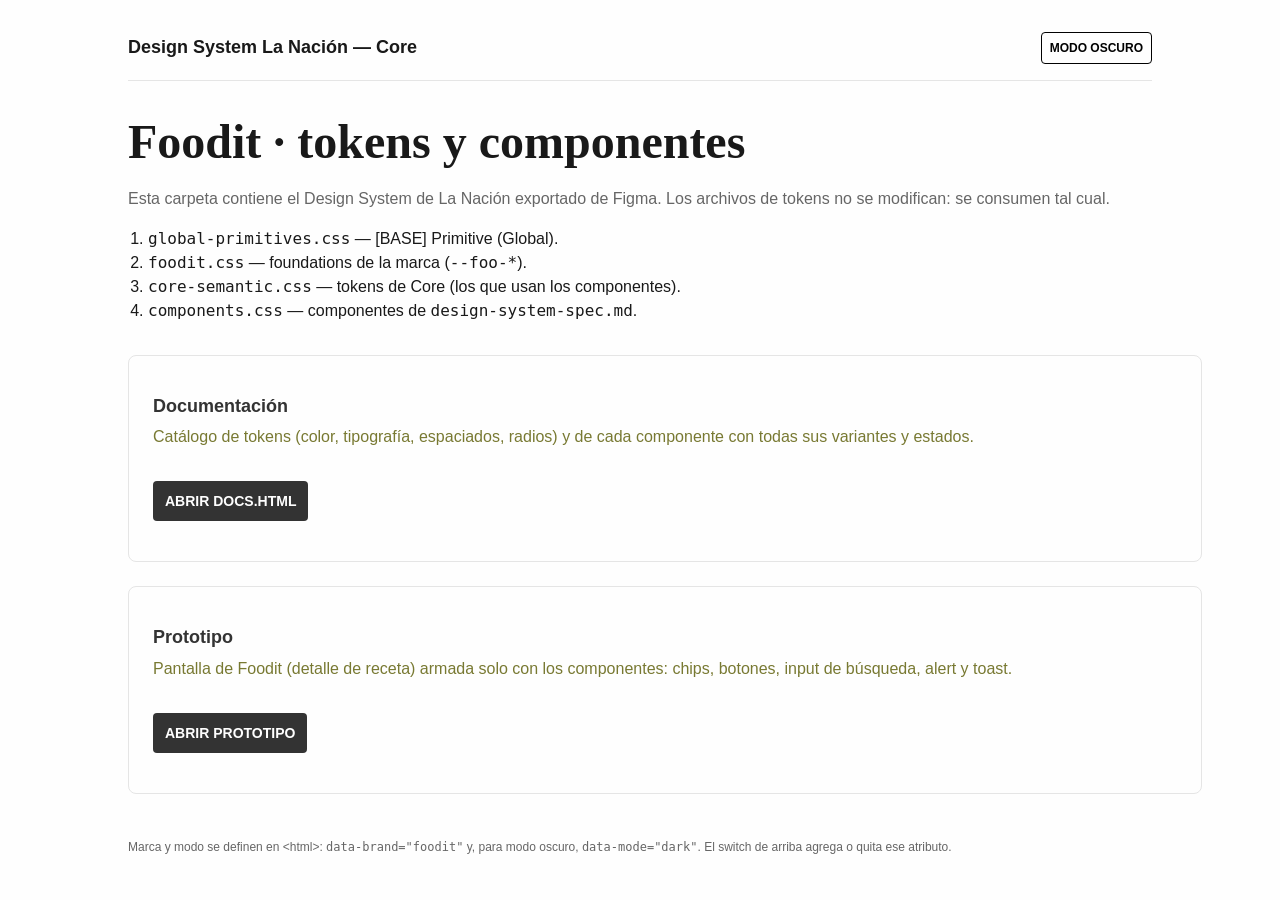
<file: index.html>
<!DOCTYPE html>
<html lang="es" data-brand="foodit">
<head>
<meta charset="utf-8">
<meta name="viewport" content="width=device-width, initial-scale=1">
<title>Design System La Nación — Core / Foodit</title>

<!-- Orden de carga de tokens -->
<link rel="stylesheet" href="global-primitives.css">
<link rel="stylesheet" href="foodit.css">
<link rel="stylesheet" href="core-semantic.css">
<link rel="stylesheet" href="components.css">

<style>
  body {
    margin: var(--p-none);
    background-color: var(--bg-neutral-1);
    color: var(--text-neutral-900);
    font-family: var(--font-secondary), sans-serif;
  }

  .page {
    display: flex;
    flex-direction: column;
    gap: var(--gap-32);
    padding: var(--p-responsive);
    max-inline-size: var(--breakpoint-web-lg);
    margin-inline: auto;
  }

  .topbar {
    display: flex;
    align-items: center;
    justify-content: space-between;
    flex-wrap: wrap;
    gap: var(--gap-16);
    padding-block-end: var(--p-16);
    border-block-end: var(--border-sm) solid var(--border-muted);
  }

  .topbar__brand {
    margin: var(--p-none);
    font-size: var(--text-body-lg);
    font-weight: var(--font-weight-bold);
    line-height: 1.2; /* TODO: token de line-height no definido en Figma */
    color: var(--text-neutral-900);
  }

  .intro {
    display: flex;
    flex-direction: column;
    gap: var(--gap-16);
  }

  .intro h1 {
    margin: var(--p-none);
    font-family: var(--font-primary), serif;
    font-size: var(--text-heading-lg);
    line-height: 1.2; /* TODO: token de line-height no definido en Figma */
    color: var(--text-neutral-900);
  }

  .intro p {
    margin: var(--p-none);
    font-size: var(--text-body-md);
    line-height: 1.5; /* TODO: token de line-height no definido en Figma */
    color: var(--text-neutral-600);
  }

  .intro ol {
    margin: var(--p-none);
    padding-inline-start: var(--p-20);
    font-size: var(--text-body-md);
    line-height: 1.5; /* TODO: token de line-height no definido en Figma */
    color: var(--text-neutral-900);
  }

  .grid {
    display: grid;
    grid-template-columns: repeat(auto-fit, minmax(var(--breakpoint-web-sm), 1fr));
    gap: var(--gap-24);
  }

  .grid .ds-card {
    display: flex;
    flex-direction: column;
    gap: var(--gap-16);
    padding: var(--p-24);
  }

  .grid .ds-card__actions {
    display: flex;
    flex-wrap: wrap;
    gap: var(--gap-8);
    margin-block-start: auto;
  }

  .note {
    font-size: var(--text-small-lg);
    line-height: 1.5; /* TODO: token de line-height no definido en Figma */
    color: var(--text-neutral-600);
  }
</style>
</head>

<body>
<div class="page">

  <header class="topbar">
    <p class="topbar__brand">Design System La Nación — Core</p>
    <button
      class="ds-btn"
      type="button"
      id="mode-toggle"
      data-variant="outline"
      data-color="black"
      data-size="32"
      aria-pressed="false">
      <span class="ds-btn__label">Modo oscuro</span>
    </button>
  </header>

  <section class="intro">
    <h1>Foodit · tokens y componentes</h1>
    <p>
      Esta carpeta contiene el Design System de La Nación exportado de Figma.
      Los archivos de tokens no se modifican: se consumen tal cual.
    </p>
    <ol>
      <li><code>global-primitives.css</code> — [BASE] Primitive (Global).</li>
      <li><code>foodit.css</code> — foundations de la marca (<code>--foo-*</code>).</li>
      <li><code>core-semantic.css</code> — tokens de Core (los que usan los componentes).</li>
      <li><code>components.css</code> — componentes de <code>design-system-spec.md</code>.</li>
    </ol>
  </section>

  <section class="grid">
    <article class="ds-card">
      <p class="ds-card__body" style="padding: var(--p-none); gap: var(--gap-8);">
        <span class="ds-card__title">Documentación</span>
        <span class="ds-card__text">
          Catálogo de tokens (color, tipografía, espaciados, radios) y de cada
          componente con todas sus variantes y estados.
        </span>
      </p>
      <p class="ds-card__actions">
        <a class="ds-btn" href="docs.html" data-variant="solid" data-color="primary" data-size="40">
          <span class="ds-btn__label">Abrir docs.html</span>
        </a>
      </p>
    </article>

    <article class="ds-card">
      <p class="ds-card__body" style="padding: var(--p-none); gap: var(--gap-8);">
        <span class="ds-card__title">Prototipo</span>
        <span class="ds-card__text">
          Pantalla de Foodit (detalle de receta) armada solo con los
          componentes: chips, botones, input de búsqueda, alert y toast.
        </span>
      </p>
      <p class="ds-card__actions">
        <a class="ds-btn" href="prototipo/index.html" data-variant="solid" data-color="primary" data-size="40">
          <span class="ds-btn__label">Abrir prototipo</span>
        </a>
      </p>
    </article>
  </section>

  <p class="note">
    Marca y modo se definen en &lt;html&gt;: <code>data-brand="foodit"</code> y,
    para modo oscuro, <code>data-mode="dark"</code>. El switch de arriba agrega o
    quita ese atributo.
  </p>

</div>

<script>
(function () {
  var root = document.documentElement;
  var toggle = document.getElementById('mode-toggle');
  var label = toggle.querySelector('.ds-btn__label');

  toggle.addEventListener('click', function () {
    var isDark = root.getAttribute('data-mode') === 'dark';
    if (isDark) {
      root.removeAttribute('data-mode');
    } else {
      root.setAttribute('data-mode', 'dark');
    }
    var dark = root.getAttribute('data-mode') === 'dark';
    toggle.setAttribute('aria-pressed', String(dark));
    label.textContent = dark ? 'Modo claro' : 'Modo oscuro';
  });
})();
</script>
</body>
</html>
</file>
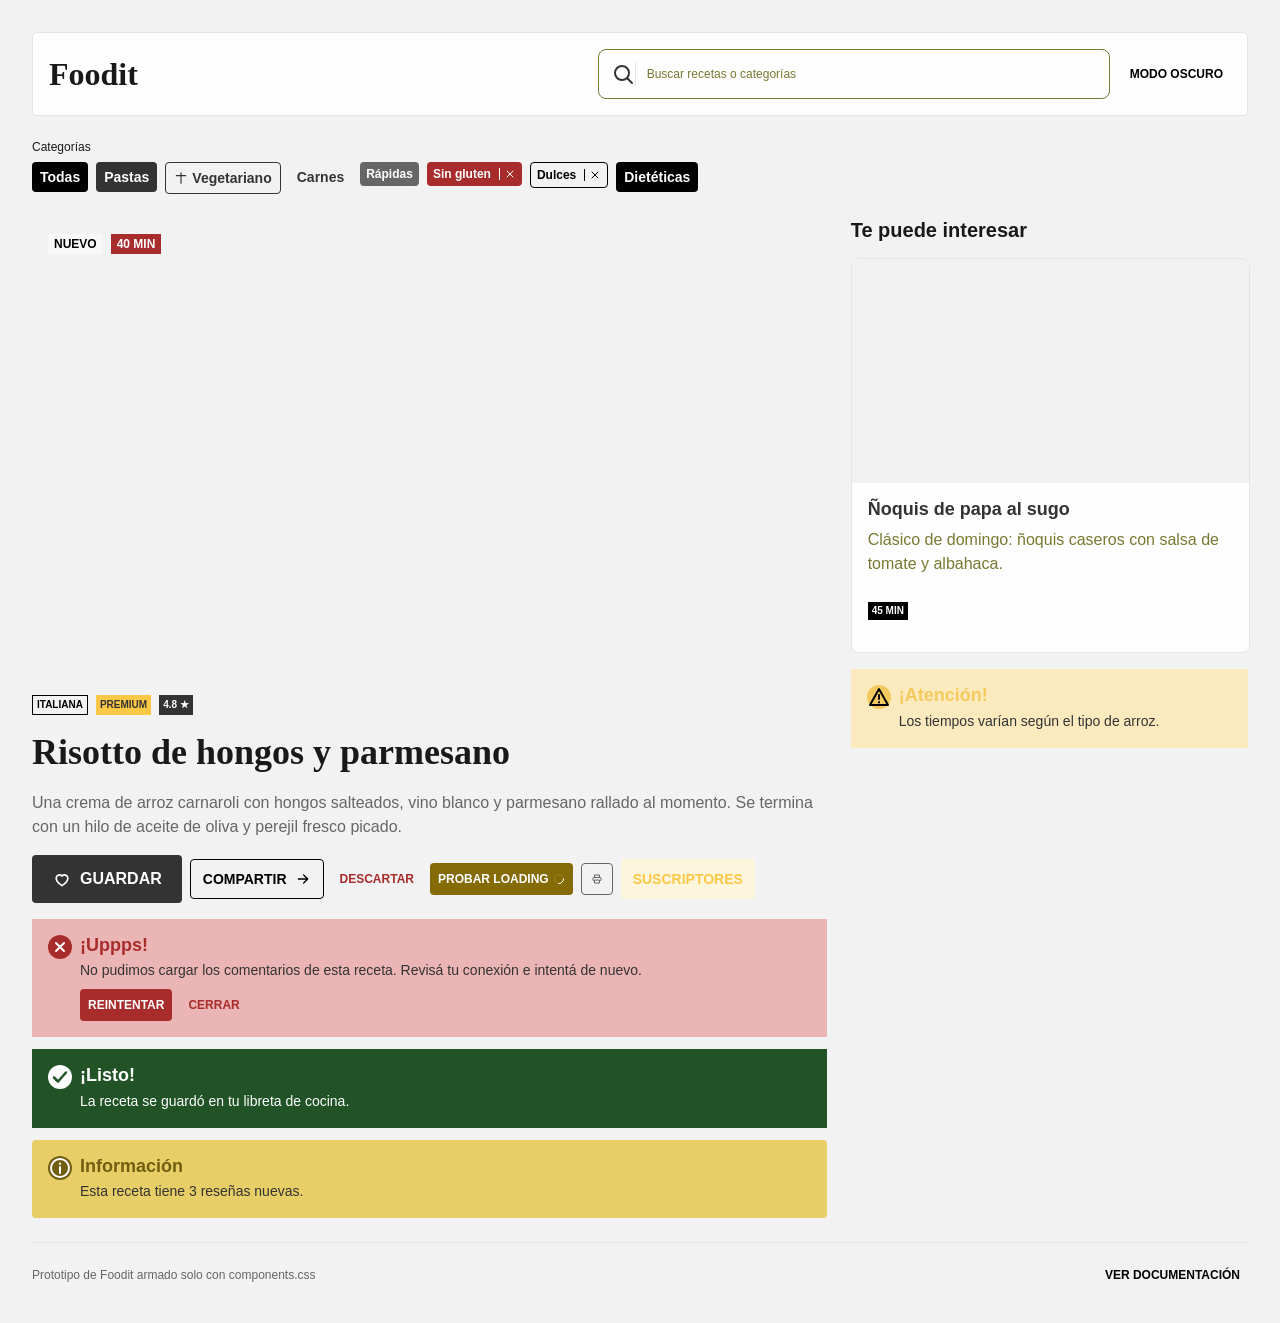
<file: prototipo/index.html>
<!DOCTYPE html>
<html lang="es" data-brand="foodit">
<head>
<meta charset="utf-8">
<meta name="viewport" content="width=device-width, initial-scale=1">
<title>Foodit — Detalle de receta</title>

<!-- Rutas relativas: este archivo vive en prototipo/ -->
<link rel="stylesheet" href="../global-primitives.css">
<link rel="stylesheet" href="../foodit.css">
<link rel="stylesheet" href="../core-semantic.css">
<link rel="stylesheet" href="../components.css">

<style>
  body {
    margin: var(--p-none);
    background-color: var(--bg-neutral-50);
    color: var(--text-neutral-900);
    font-family: var(--font-secondary), sans-serif;
  }

  .page {
    display: flex;
    flex-direction: column;
    gap: var(--gap-24);
    padding: var(--p-responsive);
    max-inline-size: var(--breakpoint-web-xl);
    margin-inline: auto;
  }

  /* ---------- Barra superior ---------- */
  .topbar {
    display: flex;
    align-items: center;
    justify-content: space-between;
    flex-wrap: wrap;
    gap: var(--gap-16);
    padding: var(--p-16);
    border-radius: var(--components-button-radius);
    background-color: var(--bg-neutral-1);
    border: var(--border-sm) solid var(--border-muted);
  }

  .topbar__brand {
    margin: var(--p-none);
    font-family: var(--font-primary), serif;
    font-size: var(--text-heading-sm);
    font-weight: var(--font-weight-bold);
    line-height: 1.2; /* TODO: token de line-height no definido en Figma */
    color: var(--text-neutral-900);
  }

  .topbar__tools {
    display: flex;
    align-items: center;
    flex-wrap: wrap;
    gap: var(--gap-12);
  }

  .topbar__search {
    inline-size: var(--breakpoint-web-sm);
  }

  /* ---------- Filtros ---------- */
  .filters {
    display: flex;
    flex-direction: column;
    gap: var(--gap-8);
  }

  .filters__label {
    margin: var(--p-none);
    font-size: var(--text-label-sm);
    line-height: 1.2; /* TODO: token de line-height no definido en Figma */
    color: var(--text-neutral-900);
  }

  .filters__list {
    display: flex;
    flex-wrap: wrap;
    gap: var(--gap-8);
    margin: var(--p-none);
    padding: var(--p-none);
    list-style: none;
  }

  /* ---------- Receta ---------- */
  .recipe {
    display: grid;
    grid-template-columns: 1fr;
    gap: var(--gap-24);
  }

  @media (min-width: 1024px) {
    .recipe {
      grid-template-columns: 2fr 1fr;
    }
  }

  .recipe__main {
    display: flex;
    flex-direction: column;
    gap: var(--gap-16);
  }

  .recipe__media {
    position: relative;
    display: flex;
    align-items: flex-start;
    gap: var(--gap-8);
    aspect-ratio: 16 / 9; /* TODO: proporción de imagen no definida en Figma */
    padding: var(--p-16);
    border-radius: var(--radius-md);
    /* Imagen: sin token de imagen en Figma, se usa el placeholder de Card */
    background-color: var(--bg-skeleton);
  }

  .recipe__badges {
    display: flex;
    flex-wrap: wrap;
    gap: var(--gap-8);
  }

  .recipe__title {
    margin: var(--p-none);
    font-family: var(--font-primary), serif;
    font-size: var(--text-heading-md);
    font-weight: var(--font-weight-bold);
    line-height: 1.2; /* TODO: token de line-height no definido en Figma */
    color: var(--text-neutral-900);
  }

  .recipe__lead {
    margin: var(--p-none);
    font-size: var(--text-body-md);
    line-height: 1.5; /* TODO: token de line-height no definido en Figma */
    color: var(--text-neutral-600);
  }

  .recipe__meta {
    display: flex;
    flex-wrap: wrap;
    gap: var(--gap-8);
    margin: var(--p-none);
  }

  .recipe__actions {
    display: flex;
    flex-wrap: wrap;
    align-items: center;
    gap: var(--gap-8);
  }

  .recipe__feedback {
    display: flex;
    flex-direction: column;
    gap: var(--gap-12);
  }

  .recipe__side {
    display: flex;
    flex-direction: column;
    gap: var(--gap-16);
  }

  .section-title {
    margin: var(--p-none);
    font-size: var(--text-subheading-sm);
    font-weight: var(--font-weight-bold);
    line-height: 1.2; /* TODO: token de line-height no definido en Figma */
    color: var(--text-neutral-900);
  }

  .footer {
    display: flex;
    flex-wrap: wrap;
    align-items: center;
    justify-content: space-between;
    gap: var(--gap-12);
    padding-block-start: var(--p-16);
    border-block-start: var(--border-sm) solid var(--border-muted);
    font-size: var(--text-small-lg);
    line-height: 1.5; /* TODO: token de line-height no definido en Figma */
    color: var(--text-neutral-600);
  }
</style>
</head>

<body>
<div class="page">

  <!-- ============================ Barra superior ============================ -->
  <header class="topbar">
    <p class="topbar__brand">Foodit</p>

    <div class="topbar__tools">
      <!-- Input de búsqueda: floating label + ícono a izquierda -->
      <div
        class="ds-field topbar__search"
        data-label-type="floating"
        data-color="default"
        data-size="48"
        data-state="enabled">
        <div class="ds-field__control">
          <span class="ds-field__icon ds-field__icon--start" aria-hidden="true">
            <svg viewBox="0 0 24 24" fill="none" stroke="currentColor" stroke-width="2">
              <circle cx="11" cy="11" r="7"></circle>
              <path d="M16.5 16.5 21 21" stroke-linecap="round"></path>
            </svg>
          </span>
          <input
            class="ds-field__input"
            id="recipe-search"
            type="search"
            placeholder=" "
            autocomplete="off"
            aria-label="Buscar recetas o categorías">
          <label class="ds-field__label" for="recipe-search">Buscar recetas o categorías</label>
        </div>
      </div>

      <button
        class="ds-btn"
        type="button"
        id="mode-toggle"
        data-variant="ghost"
        data-color="black"
        data-size="32"
        aria-pressed="false">
        <span class="ds-btn__label">Modo oscuro</span>
      </button>
    </div>
  </header>

  <!-- ============================ Filtros: chips ============================ -->
  <section class="filters" aria-label="Filtros por categoría">
    <p class="filters__label" id="filters-label">Categorías</p>
    <ul class="filters__list" aria-labelledby="filters-label">
      <li>
        <span class="ds-chip" data-type="informative" data-variant="solid" data-color="black" data-size="30">
          <span class="ds-chip__label">Todas</span>
        </span>
      </li>
      <li>
        <button class="ds-chip" type="button" data-type="clickable" data-variant="solid" data-color="primary" data-size="30">
          <span class="ds-chip__label">Pastas</span>
        </button>
      </li>
      <li>
        <button class="ds-chip" type="button" data-type="clickable" data-variant="outline" data-color="primary" data-size="30">
          <span class="ds-chip__icon" aria-hidden="true">
            <svg viewBox="0 0 24 24" fill="none" stroke="currentColor" stroke-width="2">
              <path d="M12 3v18M4 8h16" stroke-linecap="round"></path>
            </svg>
          </span>
          <span class="ds-chip__label">Vegetariano</span>
        </button>
      </li>
      <li>
        <button class="ds-chip" type="button" data-type="clickable" data-variant="ghost" data-color="primary" data-size="30">
          <span class="ds-chip__label">Carnes</span>
        </button>
      </li>
      <li>
        <button class="ds-chip" type="button" data-type="clickable" data-variant="solid" data-color="secondary" data-size="24">
          <span class="ds-chip__label">Rápidas</span>
        </button>
      </li>
      <li>
        <button class="ds-chip" type="button" data-type="closable" data-variant="solid" data-color="error" data-size="24" data-filter="sin-gluten" aria-label="Quitar el filtro sin gluten">
          <span class="ds-chip__label">Sin gluten</span>
          <span class="ds-chip__close" aria-hidden="true">
            <svg viewBox="0 0 24 24" fill="none" stroke="currentColor" stroke-width="2">
              <path d="M6 6l12 12M18 6L6 18" stroke-linecap="round"></path>
            </svg>
          </span>
        </button>
      </li>
      <li>
        <button class="ds-chip" type="button" data-type="closable" data-variant="outline" data-color="black" data-size="24" data-filter="dulces" aria-label="Quitar el filtro dulces">
          <span class="ds-chip__label">Dulces</span>
          <span class="ds-chip__close" aria-hidden="true">
            <svg viewBox="0 0 24 24" fill="none" stroke="currentColor" stroke-width="2">
              <path d="M6 6l12 12M18 6L6 18" stroke-linecap="round"></path>
            </svg>
          </span>
        </button>
      </li>
      <li>
        <button class="ds-chip" type="button" data-type="clickable" data-variant="solid" data-color="black" data-size="30" disabled>
          <span class="ds-chip__label">Dietéticas</span>
        </button>
      </li>
    </ul>
  </section>

  <!-- ============================ Detalle ============================ -->
  <div class="recipe">

    <main class="recipe__main">
      <!-- Imagen con badges sobre la imagen -->
      <div class="recipe__media">
        <div class="recipe__badges">
          <span class="ds-badge" data-variant="solid" data-color="white" data-size="md" data-on-image="light">Nuevo</span>
          <span class="ds-badge" data-variant="solid" data-color="error" data-size="md">40 min</span>
        </div>
      </div>

      <p class="recipe__meta">
        <span class="ds-badge" data-variant="outline" data-color="black" data-size="sm">Italiana</span>
        <span class="ds-badge" data-variant="solid" data-color="subscription" data-size="sm">Premium</span>
        <span class="ds-badge" data-variant="solid" data-color="primary" data-size="sm">4.8 ★</span>
      </p>

      <h1 class="recipe__title">Risotto de hongos y parmesano</h1>

      <p class="recipe__lead">
        Una crema de arroz carnaroli con hongos salteados, vino blanco y
        parmesano rallado al momento. Se termina con un hilo de aceite de oliva
        y perejil fresco picado.
      </p>

      <div class="recipe__actions">
        <button class="ds-btn" type="button" data-variant="solid" data-color="primary" data-size="48" id="save-btn">
          <span class="ds-btn__icon" aria-hidden="true">
            <svg viewBox="0 0 24 24" fill="none" stroke="currentColor" stroke-width="2">
              <path d="M12 20s-7-4.5-7-9a4 4 0 0 1 7-2.5A4 4 0 0 1 19 11c0 4.5-7 9-7 9z" stroke-linejoin="round"></path>
            </svg>
          </span>
          <span class="ds-btn__label">Guardar</span>
        </button>

        <button class="ds-btn" type="button" data-variant="outline" data-color="black" data-size="40">
          <span class="ds-btn__label">Compartir</span>
          <span class="ds-btn__icon" aria-hidden="true">
            <svg viewBox="0 0 24 24" fill="none" stroke="currentColor" stroke-width="2">
              <path d="M5 12h14M13 6l6 6-6 6" stroke-linecap="round" stroke-linejoin="round"></path>
            </svg>
          </span>
        </button>

        <button class="ds-btn" type="button" data-variant="ghost" data-color="error" data-size="32">
          <span class="ds-btn__label">Descartar</span>
        </button>

        <button class="ds-btn" type="button" data-variant="solid" data-color="accent" data-size="32" id="demo-loading">
          <span class="ds-btn__label">Probar loading</span>
          <span class="ds-btn__spinner" aria-hidden="true">
            <svg viewBox="0 0 24 24">
              <circle class="ds-spin-track" cx="12" cy="12" r="9" pathLength="100"></circle>
              <circle class="ds-spin-head" cx="12" cy="12" r="9" pathLength="100"></circle>
            </svg>
          </span>
        </button>

        <button
          class="ds-btn"
          type="button"
          data-variant="outline"
          data-color="secondary"
          data-size="32"
          data-only-icon
          aria-label="Imprimir receta">
          <span class="ds-btn__icon" aria-hidden="true">
            <svg viewBox="0 0 24 24" fill="none" stroke="currentColor" stroke-width="2">
              <path d="M7 9V4h10v5M7 15H5a1 1 0 0 1-1-1v-4a1 1 0 0 1 1-1h14a1 1 0 0 1 1 1v4a1 1 0 0 1-1 1h-2M7 14h10v6H7z" stroke-linejoin="round"></path>
            </svg>
          </span>
        </button>

        <button class="ds-btn" type="button" data-variant="solid" data-color="subscription" data-size="40" disabled>
          <span class="ds-btn__label">Suscriptores</span>
        </button>
      </div>

      <!-- Alertas y toast -->
      <div class="recipe__feedback">
        <div class="ds-alert" data-type="error" data-style="light" role="alert">
          <span class="ds-alert__icon" aria-hidden="true">
            <svg viewBox="0 0 24 24" fill="none" stroke="currentColor" stroke-width="2">
              <path d="M8 8l8 8M16 8l-8 8" stroke-linecap="round"></path>
            </svg>
          </span>
          <div class="ds-alert__body">
            <p class="ds-alert__title">¡Uppps!</p>
            <p class="ds-alert__desc">
              No pudimos cargar los comentarios de esta receta. Revisá tu
              conexión e intentá de nuevo.
            </p>
            <div class="ds-alert__slot">
              <button class="ds-btn" type="button" data-variant="solid" data-color="error" data-size="32">
                <span class="ds-btn__label">Reintentar</span>
              </button>
              <button class="ds-btn" type="button" data-variant="ghost" data-color="error" data-size="32">
                <span class="ds-btn__label">Cerrar</span>
              </button>
            </div>
          </div>
        </div>

        <div class="ds-alert" data-type="success" data-style="solid" role="status">
          <span class="ds-alert__icon" aria-hidden="true">
            <svg viewBox="0 0 24 24" fill="none" stroke="currentColor" stroke-width="2.5">
              <path d="M6 12.5l4 4 8-9" stroke-linecap="round" stroke-linejoin="round"></path>
            </svg>
          </span>
          <div class="ds-alert__body">
            <p class="ds-alert__title">¡Listo!</p>
            <p class="ds-alert__desc">La receta se guardó en tu libreta de cocina.</p>
          </div>
        </div>

        <div class="ds-toast" data-type="info" data-style="light" role="status">
          <span class="ds-toast__icon" aria-hidden="true">
            <svg viewBox="0 0 24 24" fill="none" stroke="currentColor" stroke-width="2">
              <circle cx="12" cy="12" r="9"></circle>
              <path d="M12 11v6M12 7.5v.5" stroke-linecap="round"></path>
            </svg>
          </span>
          <div class="ds-toast__body">
            <p class="ds-toast__title">Información</p>
            <p class="ds-toast__desc">Esta receta tiene 3 reseñas nuevas.</p>
          </div>
        </div>
      </div>
    </main>

    <!-- ============================ Sidebar ============================ -->
    <aside class="recipe__side" aria-label="Recetas relacionadas">
      <p class="section-title">Te puede interesar</p>

      <article class="ds-card">
        <div class="ds-card__media" role="img" aria-label="Placeholder de imagen"></div>
        <div class="ds-card__body">
          <p class="ds-card__title">Ñoquis de papa al sugo</p>
          <p class="ds-card__text">
            Clásico de domingo: ñoquis caseros con salsa de tomate y albahaca.
          </p>
          <p>
            <span class="ds-badge" data-variant="solid" data-color="black" data-size="sm">45 min</span>
          </p>
        </div>
      </article>

      <div class="ds-alert" data-type="warning" data-style="light" role="status">
        <span class="ds-alert__icon" aria-hidden="true">
          <svg viewBox="0 0 24 24" fill="none" stroke="currentColor" stroke-width="2">
            <path d="M12 4l9 16H3z" stroke-linejoin="round"></path>
            <path d="M12 10v4M12 17v.5" stroke-linecap="round"></path>
          </svg>
        </span>
        <div class="ds-alert__body">
          <p class="ds-alert__title">¡Atención!</p>
          <p class="ds-alert__desc">Los tiempos varían según el tipo de arroz.</p>
        </div>
      </div>

      <div class="ds-alert" data-type="skeleton" data-style="light" aria-hidden="true">
        <span class="ds-alert__icon"></span>
        <div class="ds-alert__body">
          <p class="ds-alert__title"></p>
          <p class="ds-alert__desc"></p>
        </div>
      </div>
    </aside>

  </div>

  <footer class="footer">
    <span>Prototipo de Foodit armado solo con components.css</span>
    <a class="ds-btn" href="../docs.html" data-variant="ghost" data-color="black" data-size="32">
      <span class="ds-btn__label">Ver documentación</span>
    </a>
  </footer>

</div>

<script>
(function () {
  var root = document.documentElement;

  /* ---------- Switch de modo oscuro ---------- */
  var toggle = document.getElementById('mode-toggle');
  var toggleLabel = toggle.querySelector('.ds-btn__label');
  toggle.addEventListener('click', function () {
    var isDark = root.getAttribute('data-mode') === 'dark';
    if (isDark) {
      root.removeAttribute('data-mode');
    } else {
      root.setAttribute('data-mode', 'dark');
    }
    var dark = root.getAttribute('data-mode') === 'dark';
    toggle.setAttribute('aria-pressed', String(dark));
    toggleLabel.textContent = dark ? 'Modo claro' : 'Modo oscuro';
  });

  /* ---------- Chips cerrables ---------- */
  document.querySelectorAll('.ds-chip[data-type="closable"]').forEach(function (chip) {
    chip.addEventListener('click', function () {
      var item = chip.closest('li');
      if (item) {
        item.remove();
      }
    });
  });

  /* ---------- Búsqueda: filtra los chips de categoría ---------- */
  var search = document.getElementById('recipe-search');
  search.addEventListener('input', function () {
    var query = search.value.trim().toLowerCase();
    document.querySelectorAll('.filters__list li').forEach(function (item) {
      var text = item.textContent.toLowerCase();
      var match = text.indexOf(query) !== -1;
      if (match) {
        item.removeAttribute('hidden');
      } else {
        item.setAttribute('hidden', '');
      }
    });
  });

  /* ---------- Demo del estado loading ----------
     El timeout es lógica de la demo, no un token de diseño. */
  var loadingBtn = document.getElementById('demo-loading');
  loadingBtn.addEventListener('click', function () {
    loadingBtn.setAttribute('data-state', 'loading');
    loadingBtn.setAttribute('aria-busy', 'true');
    window.setTimeout(function () {
      loadingBtn.removeAttribute('data-state');
      loadingBtn.removeAttribute('aria-busy');
    }, 1600);
  });
})();
</script>
</body>
</html>
</file>
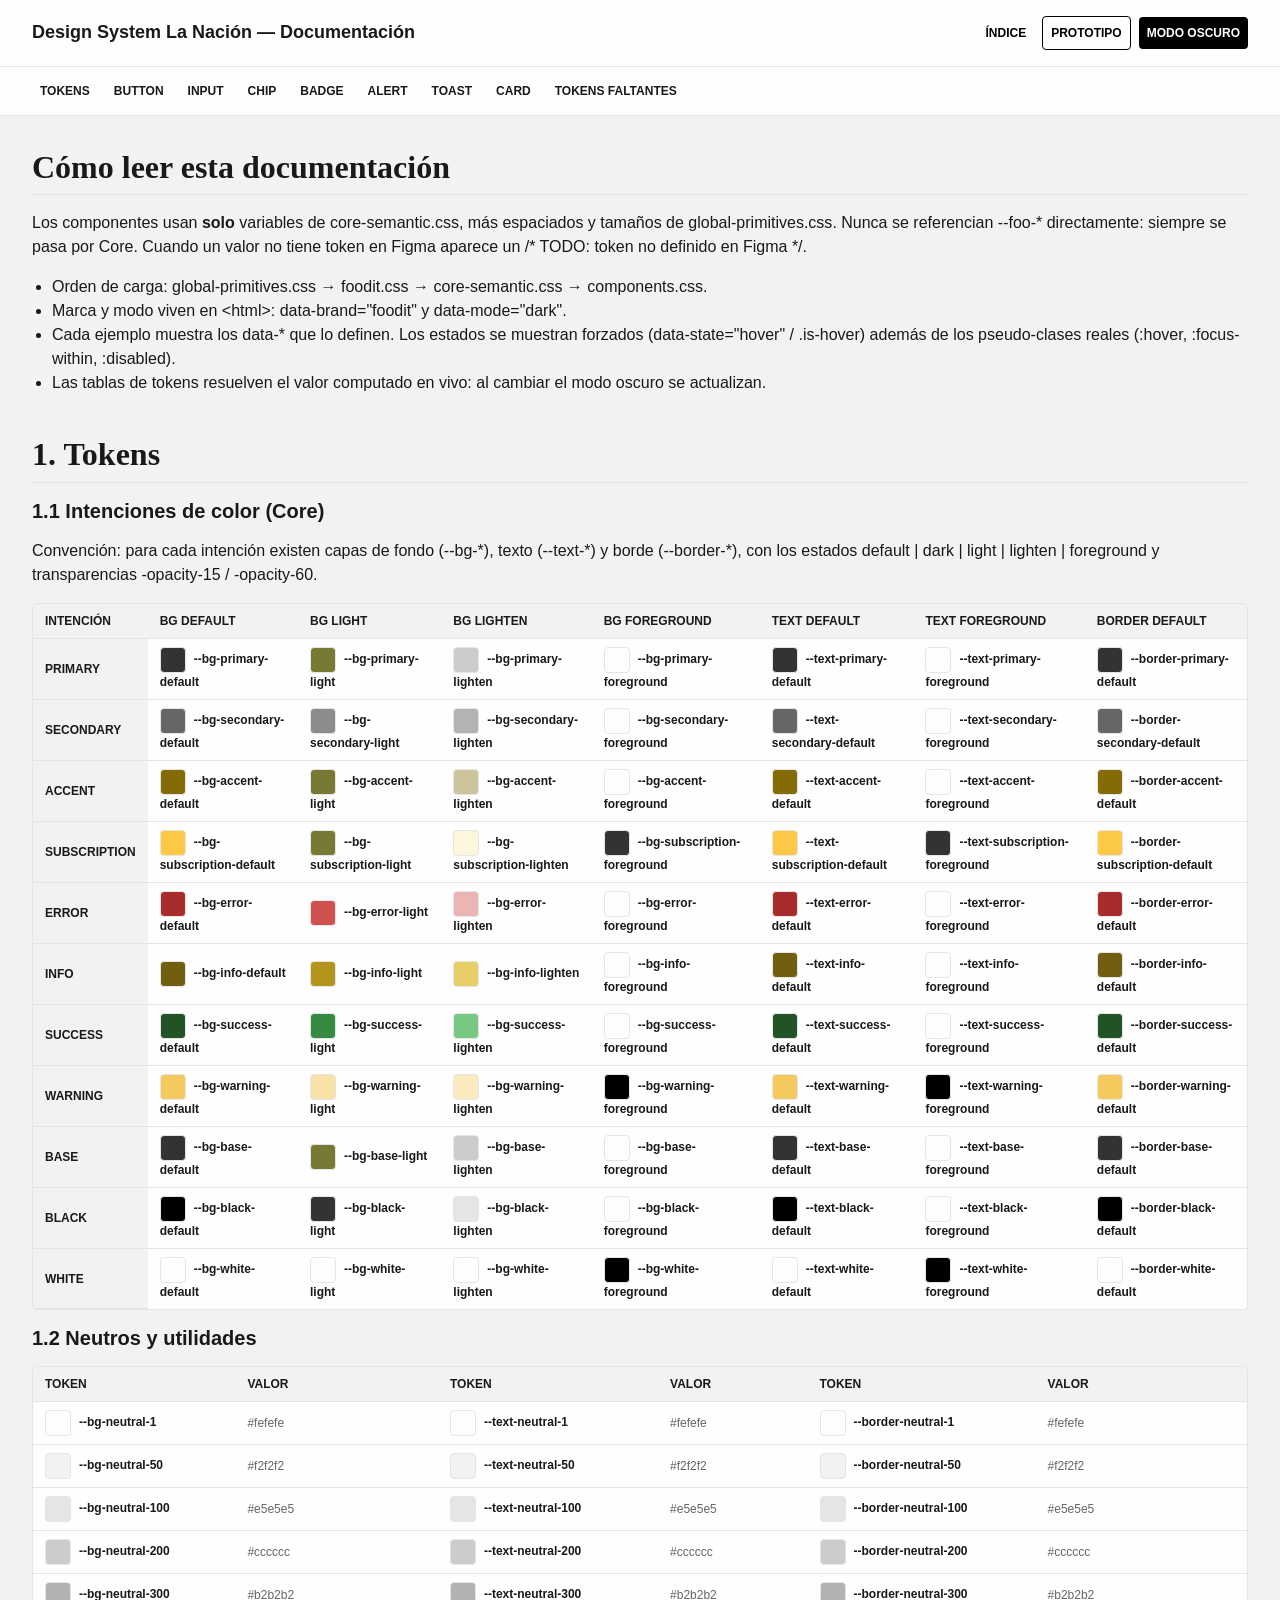
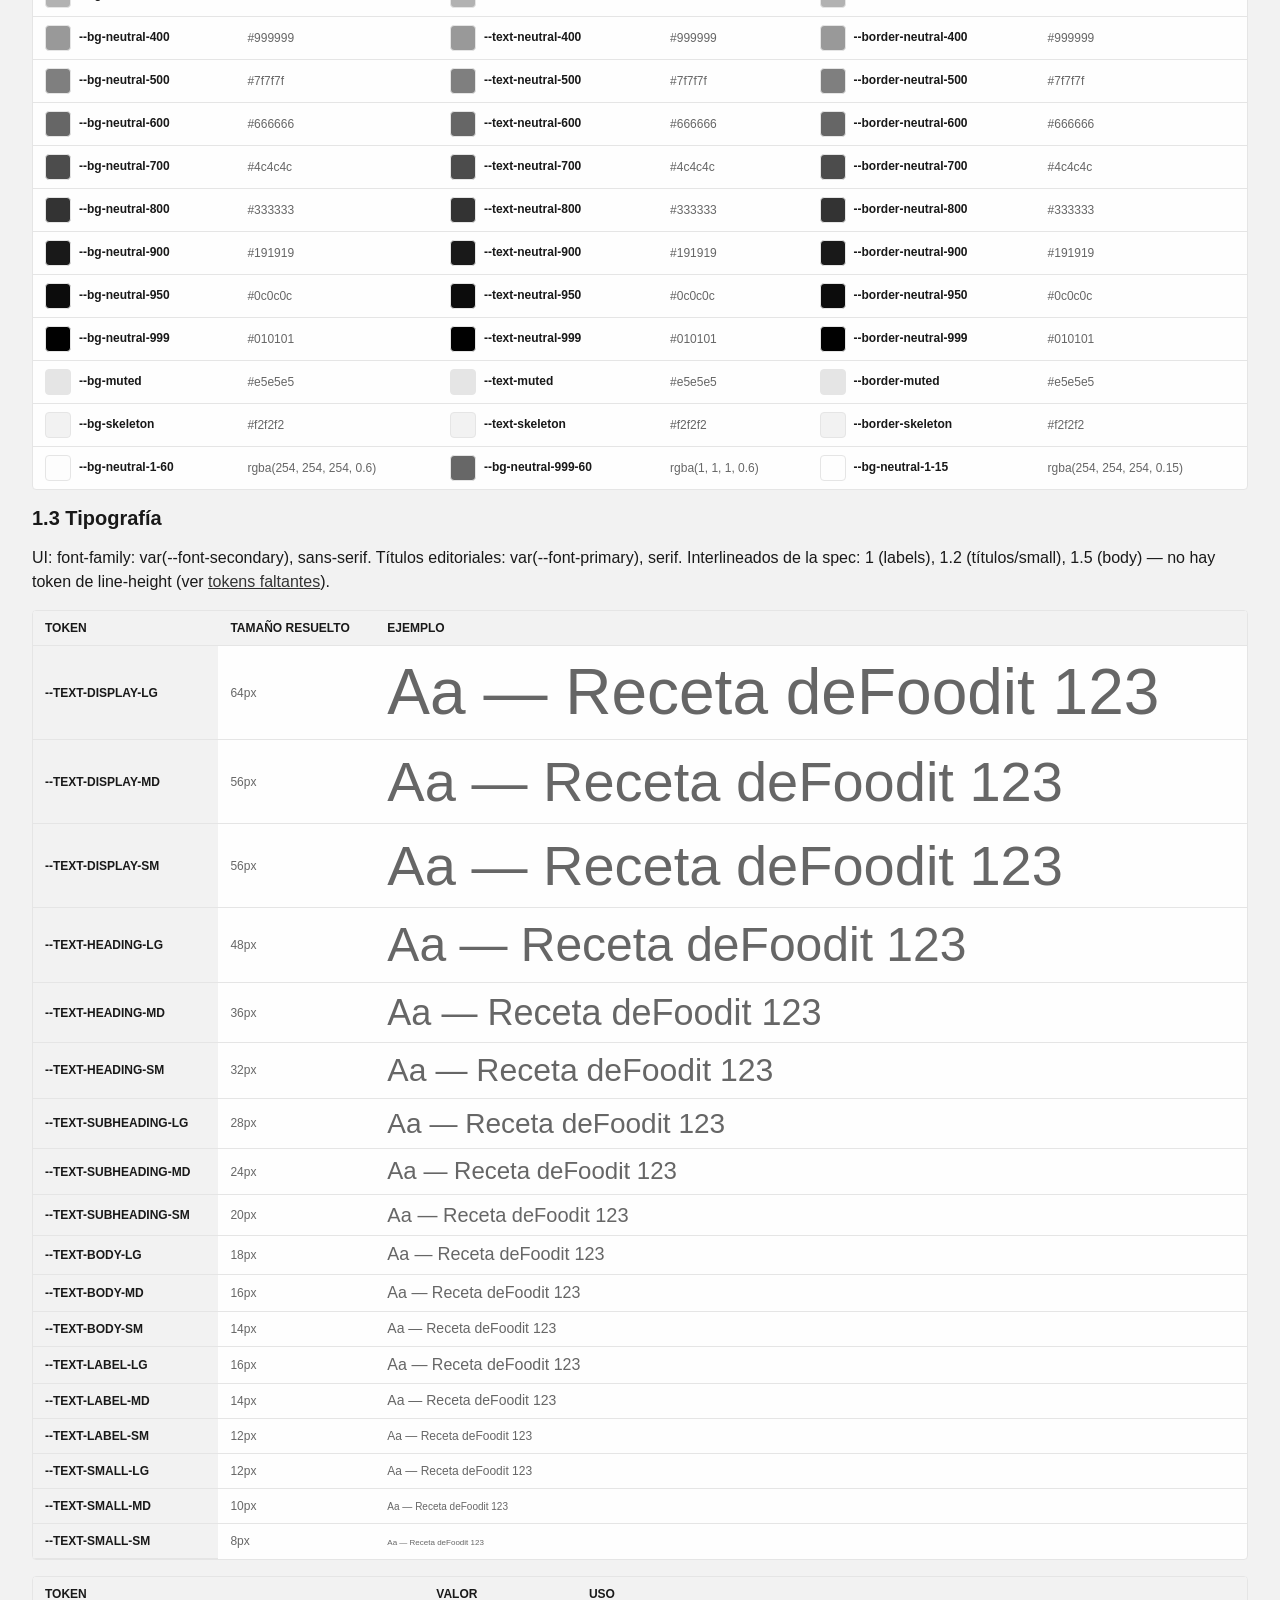
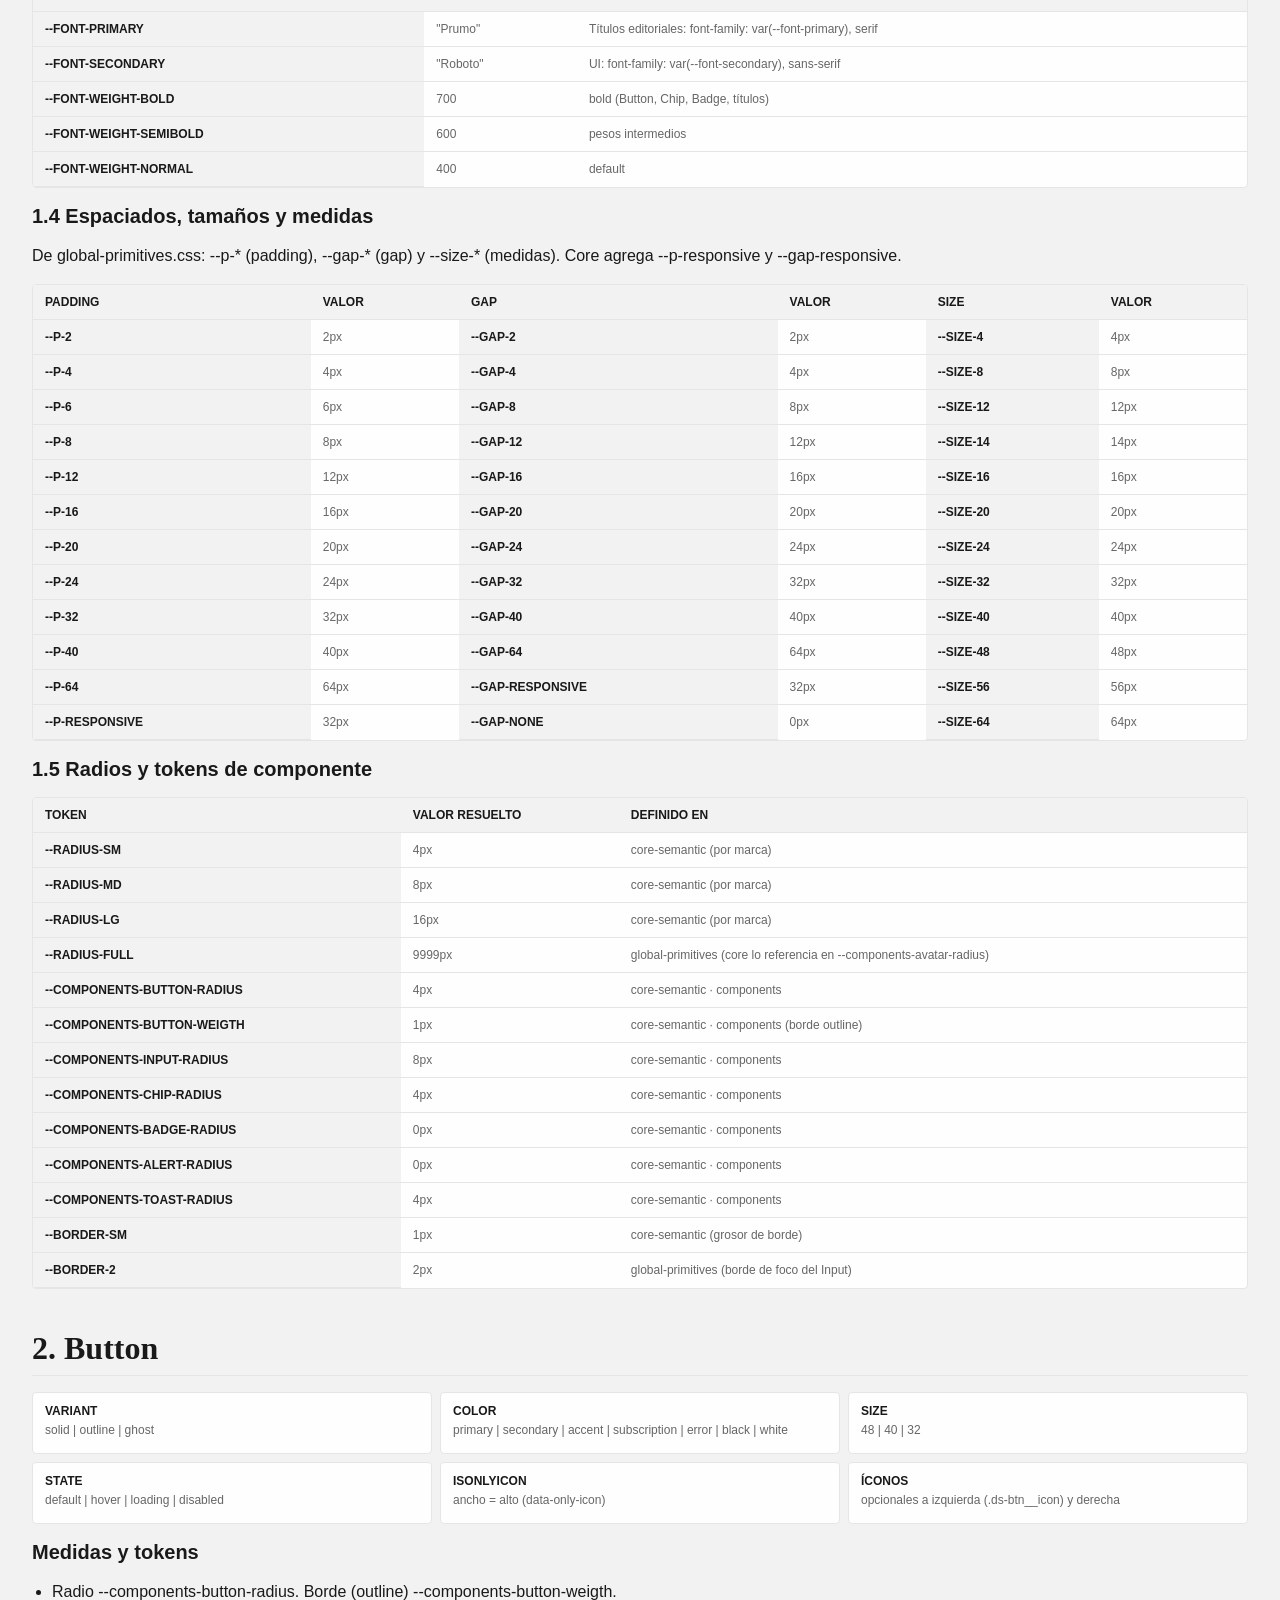
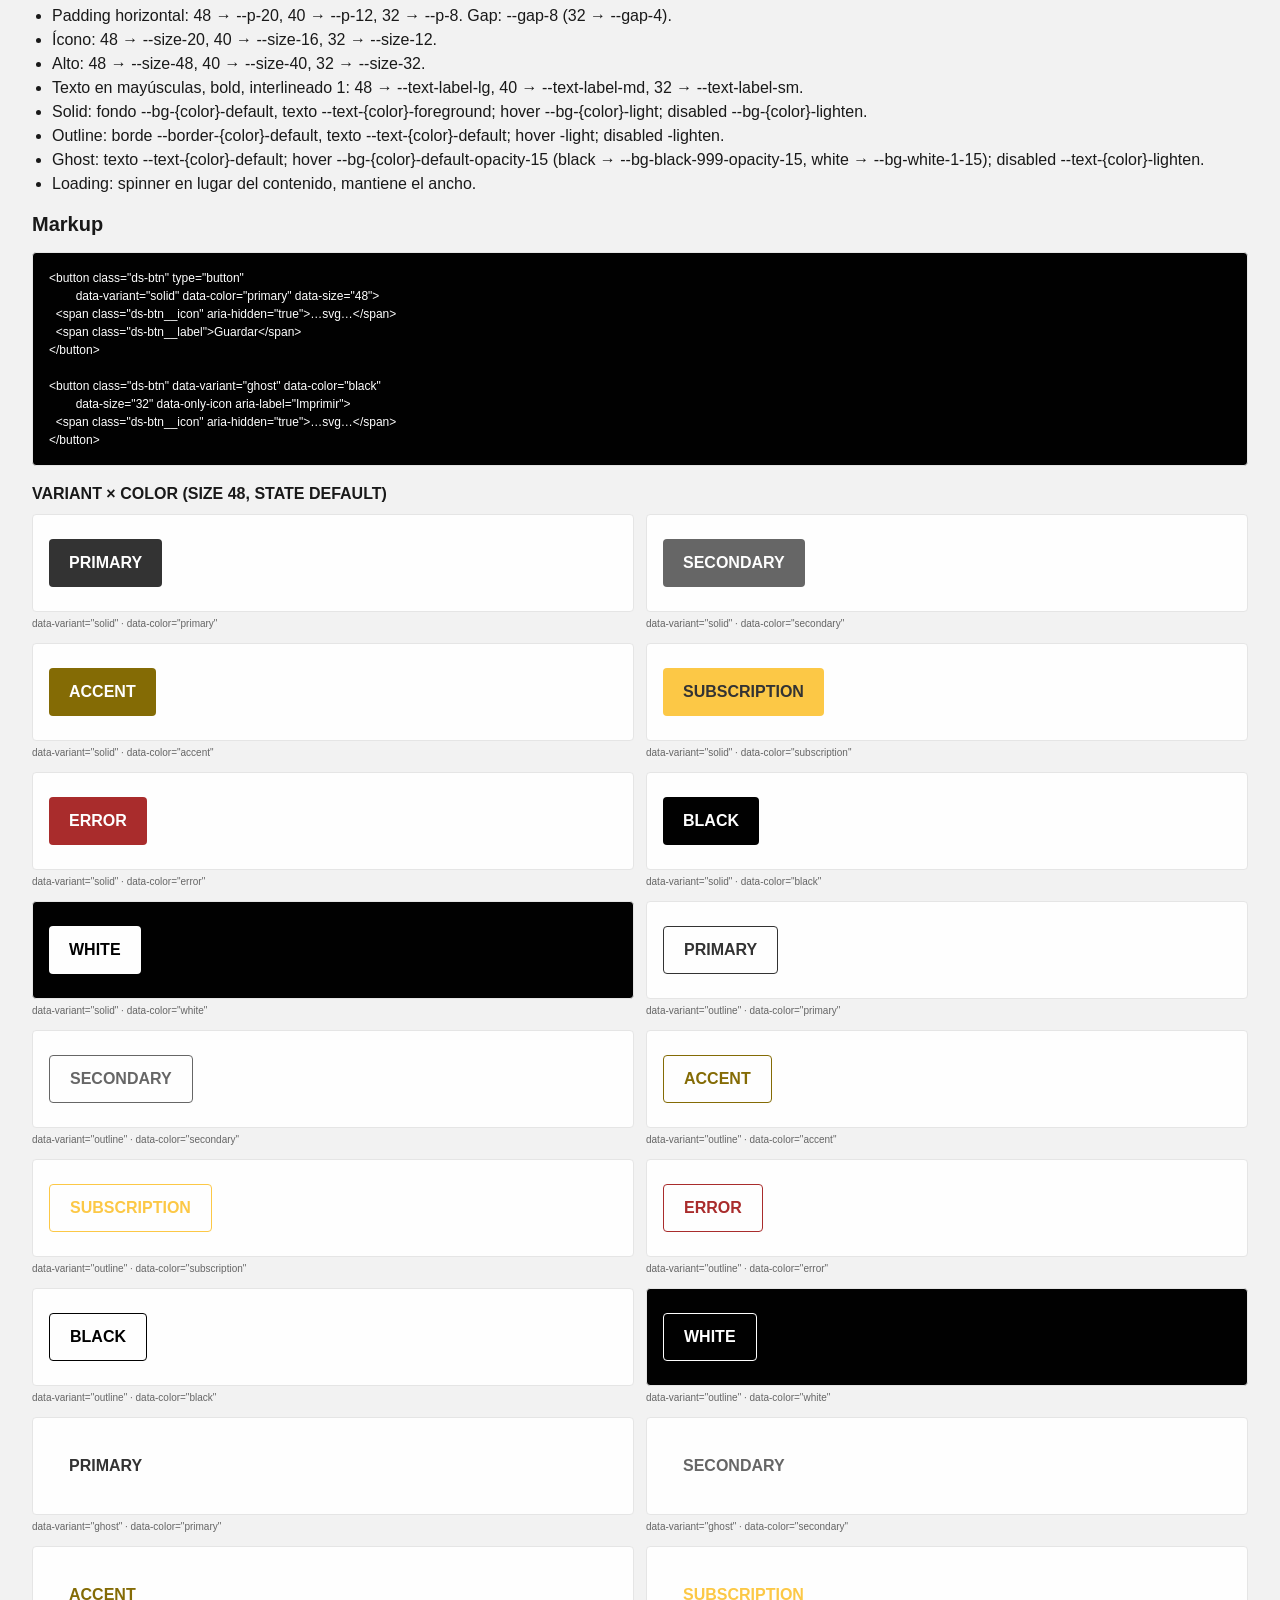
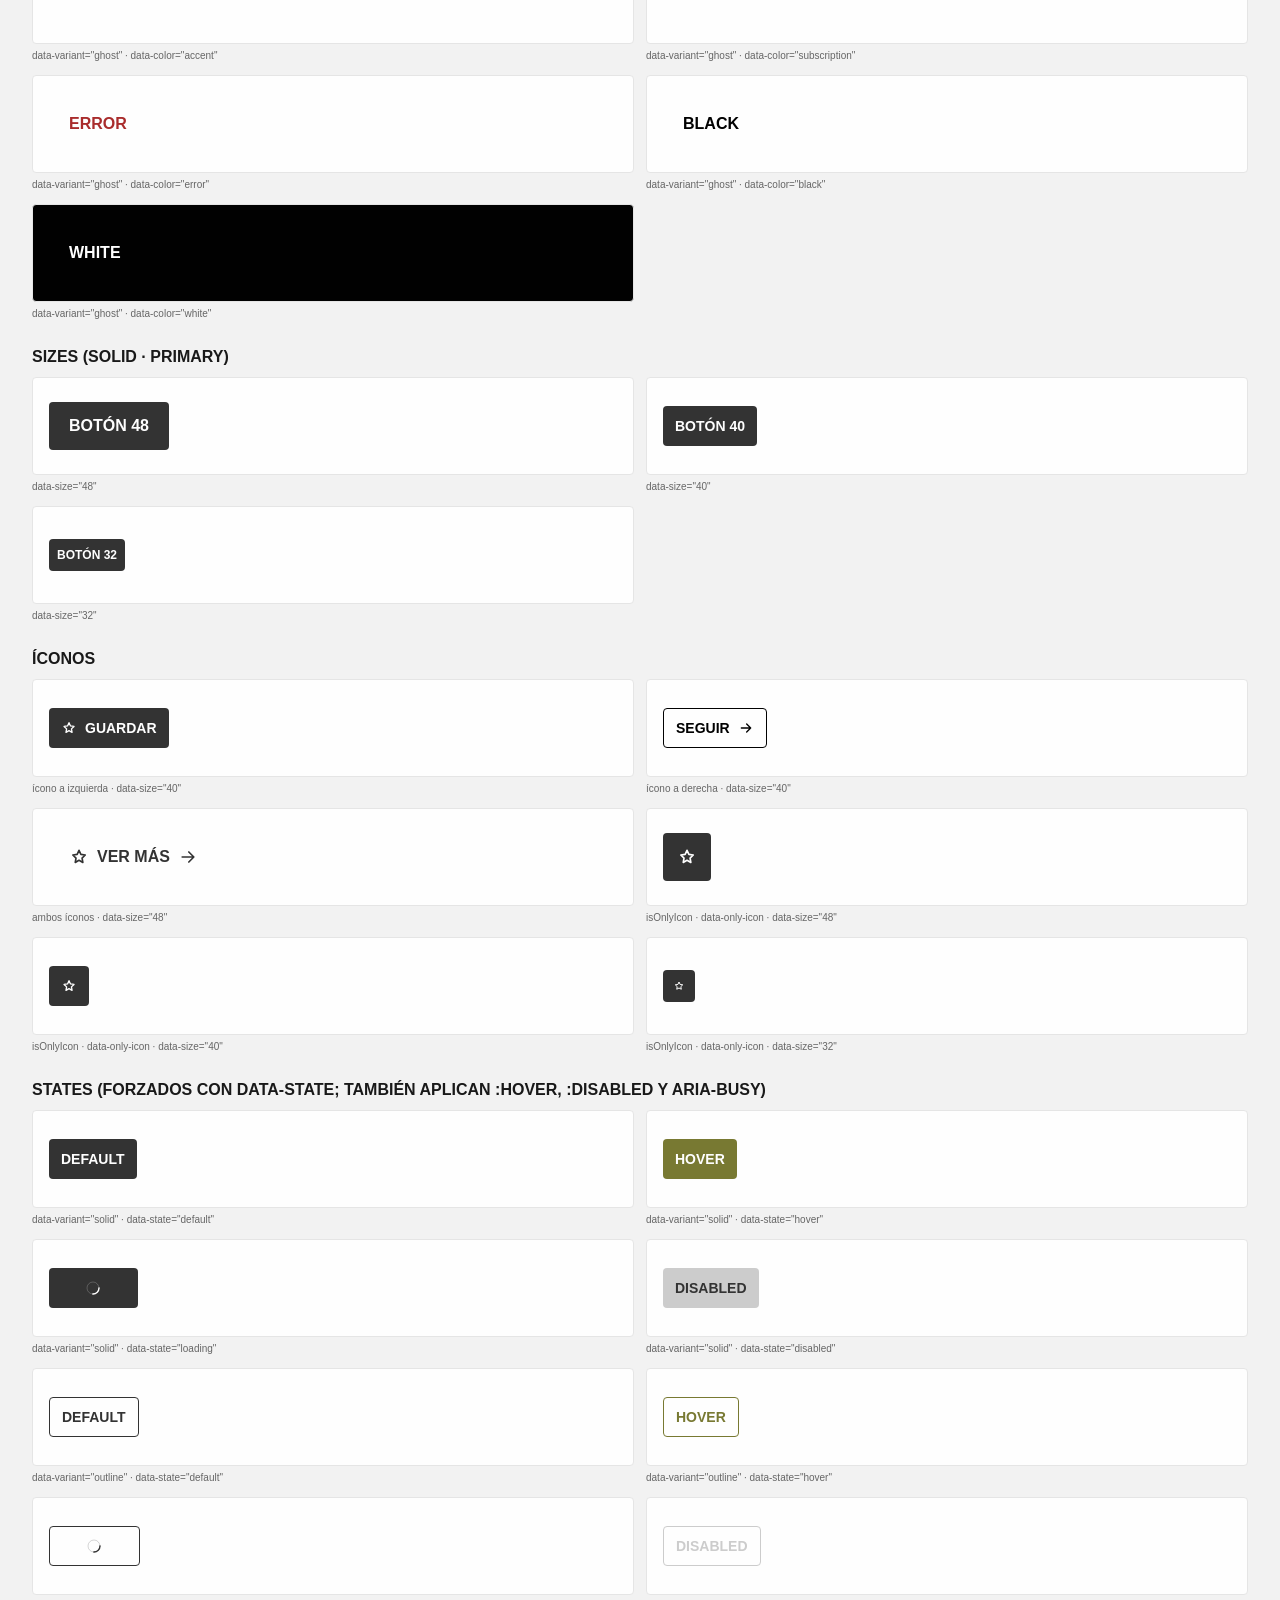
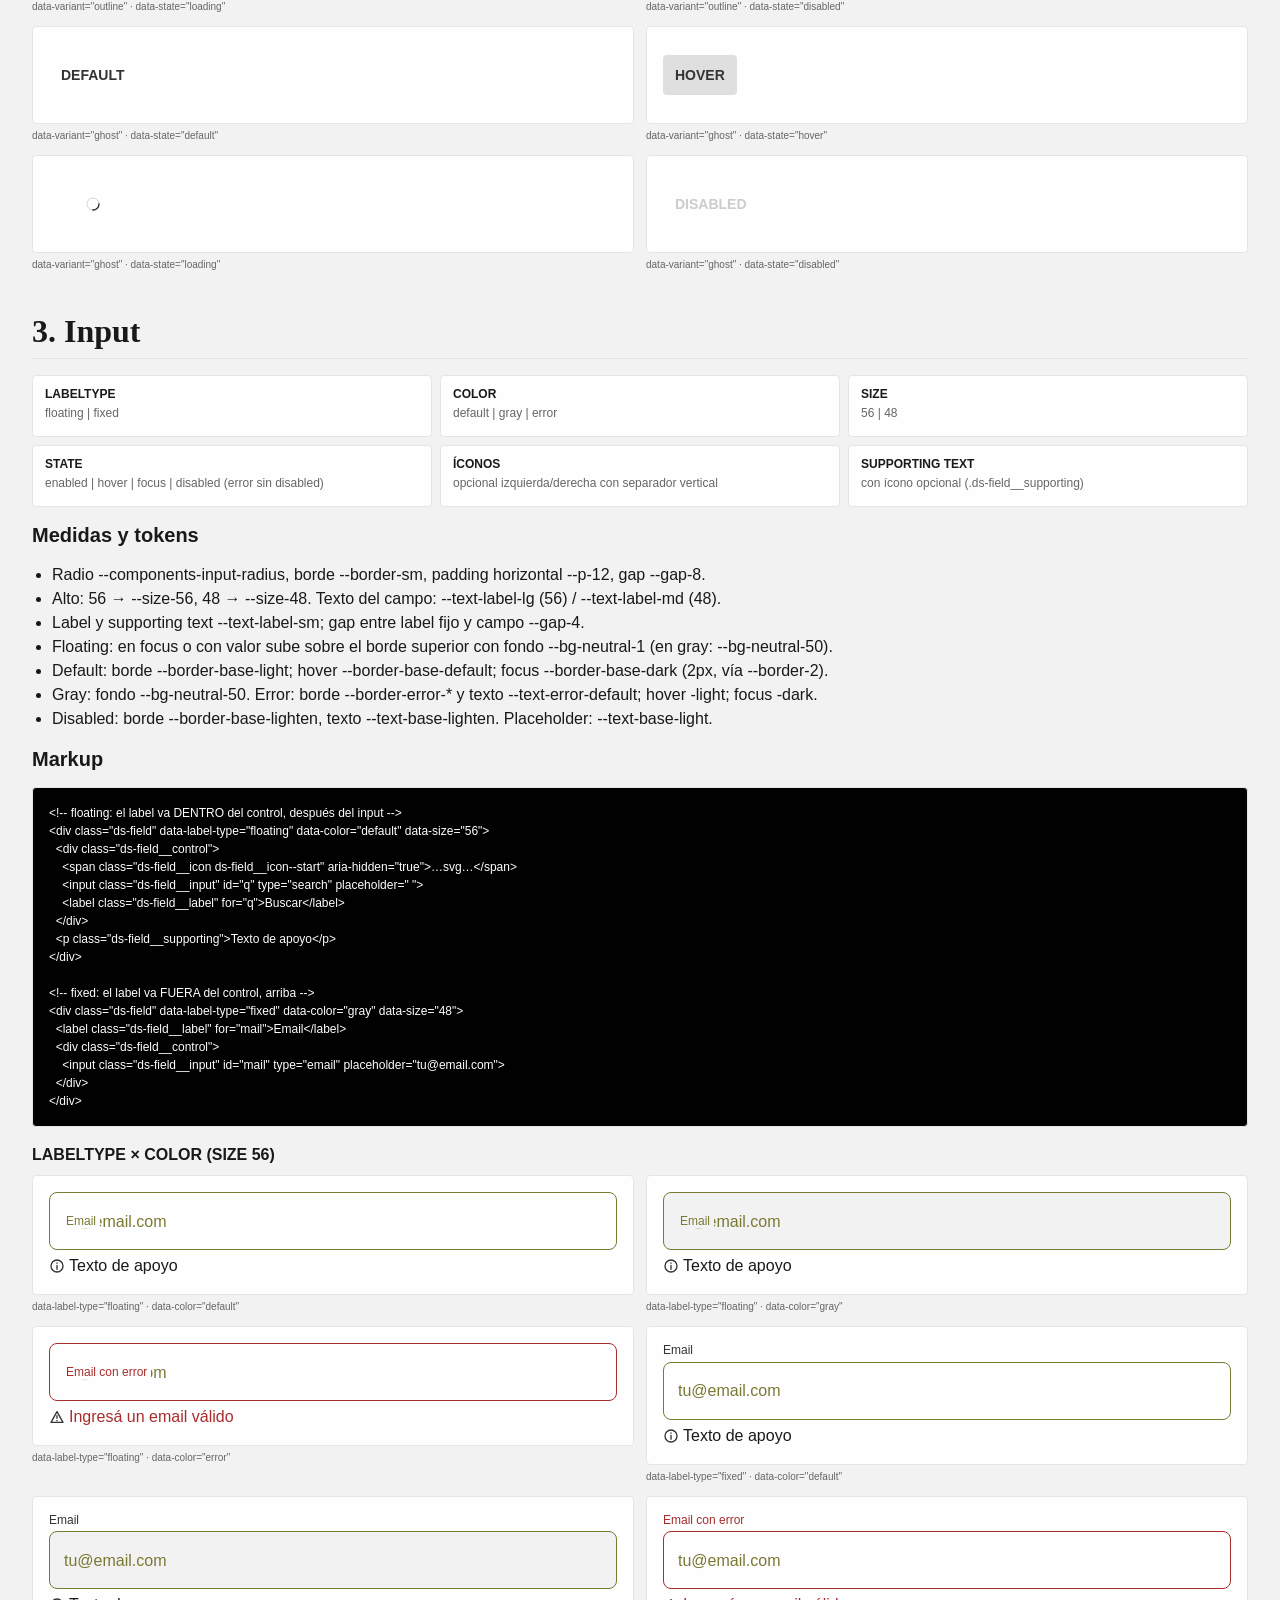
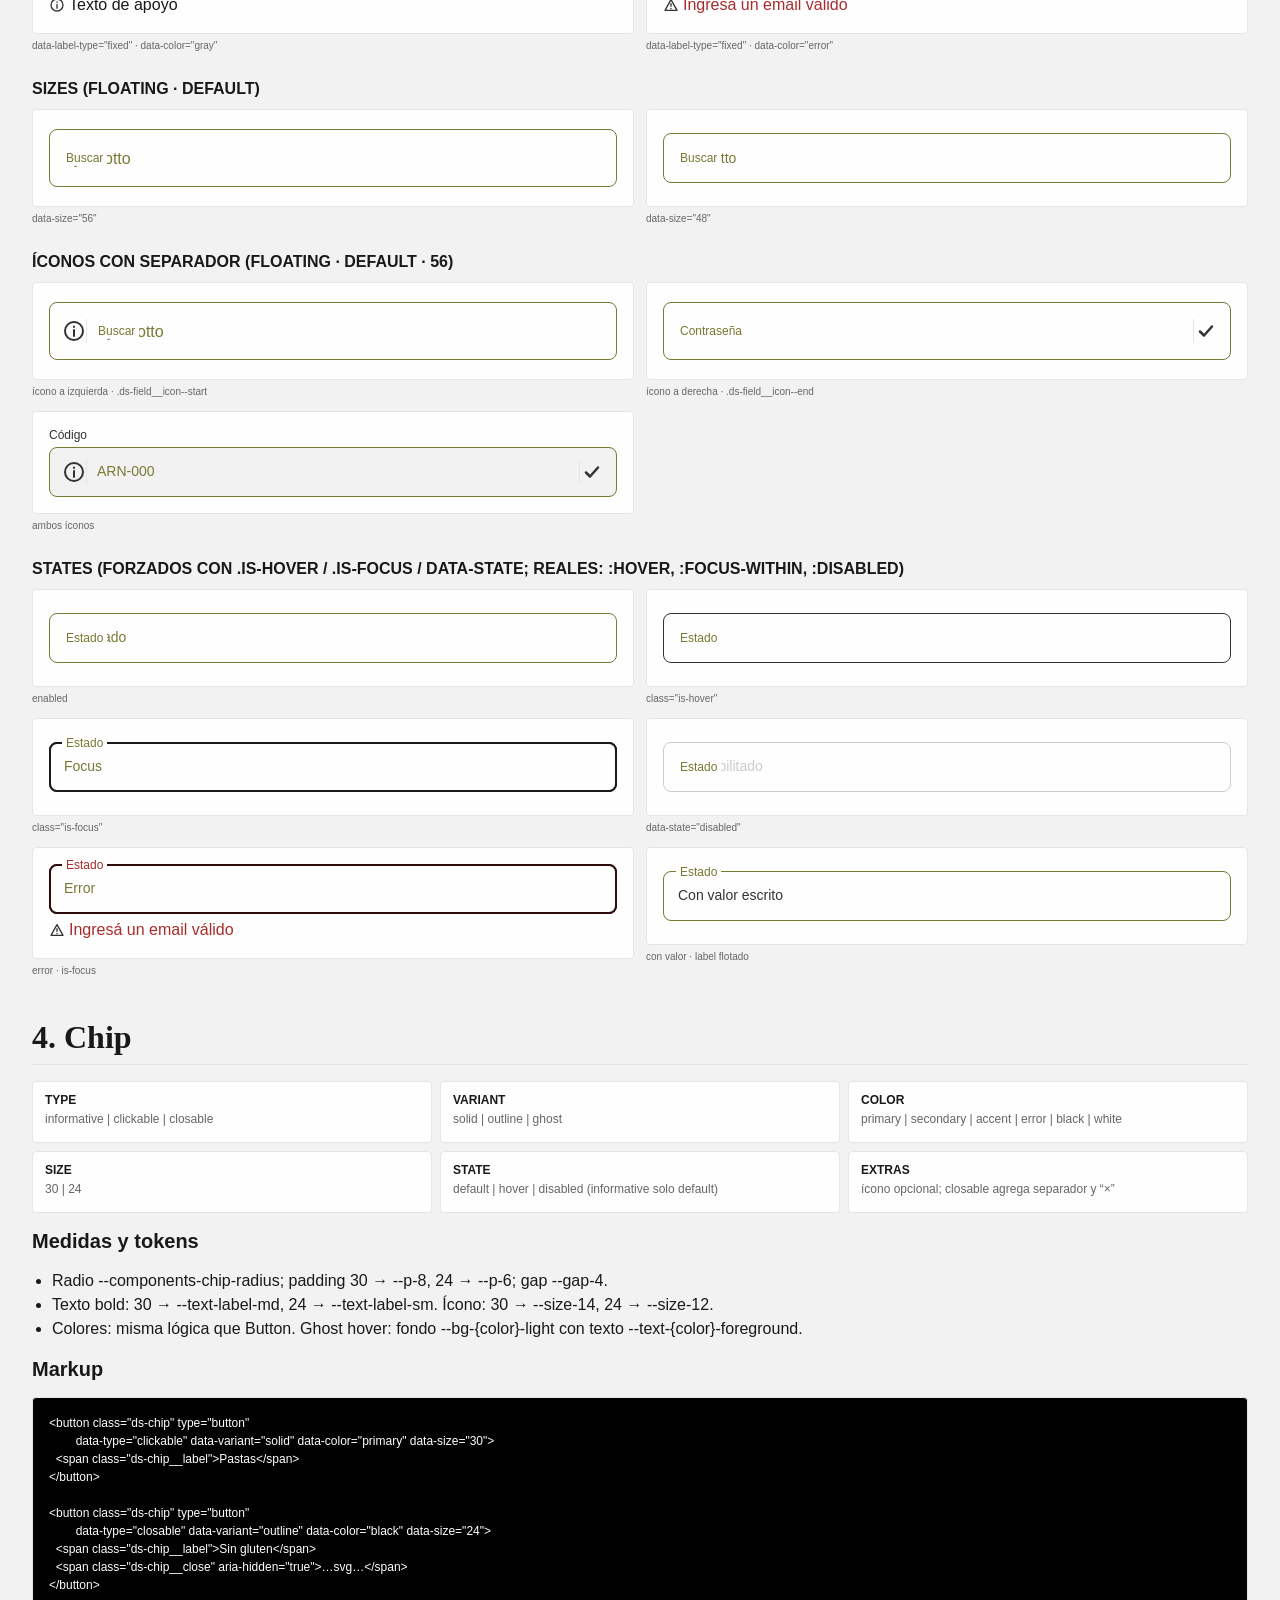
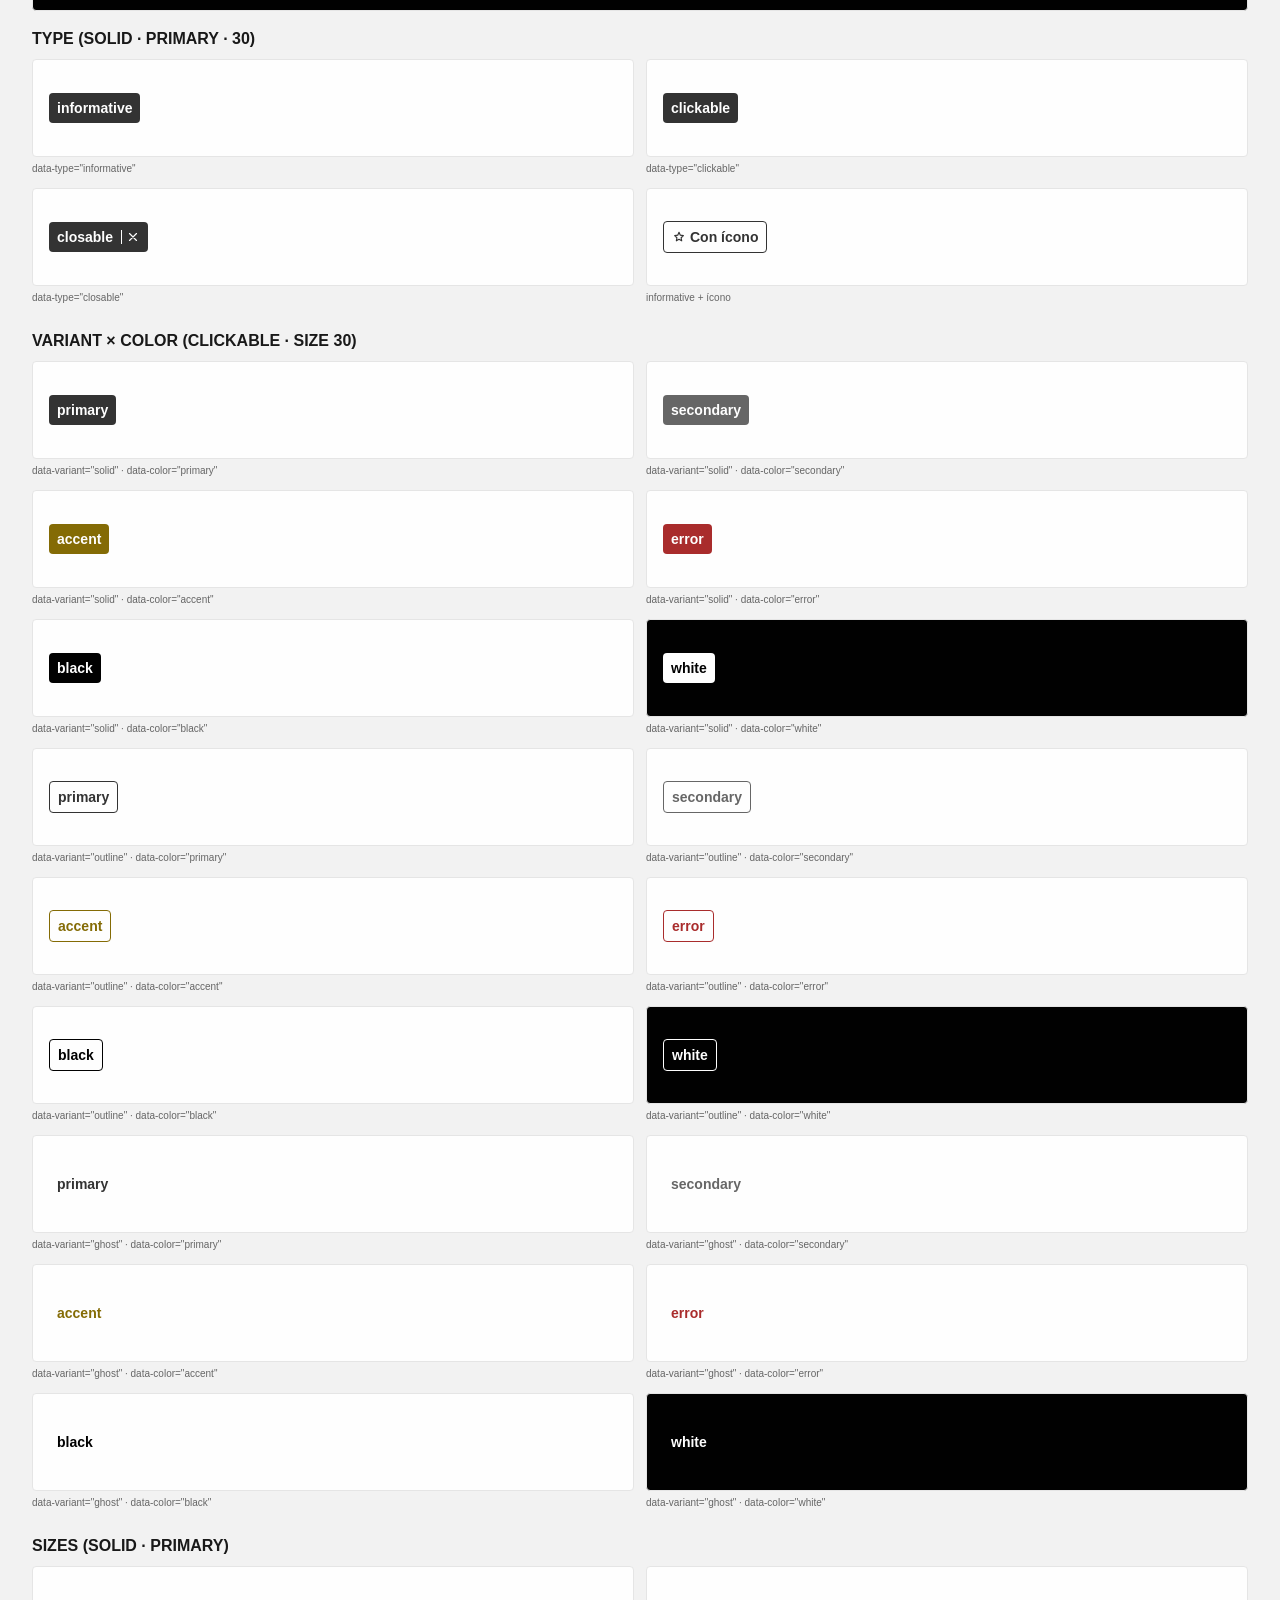
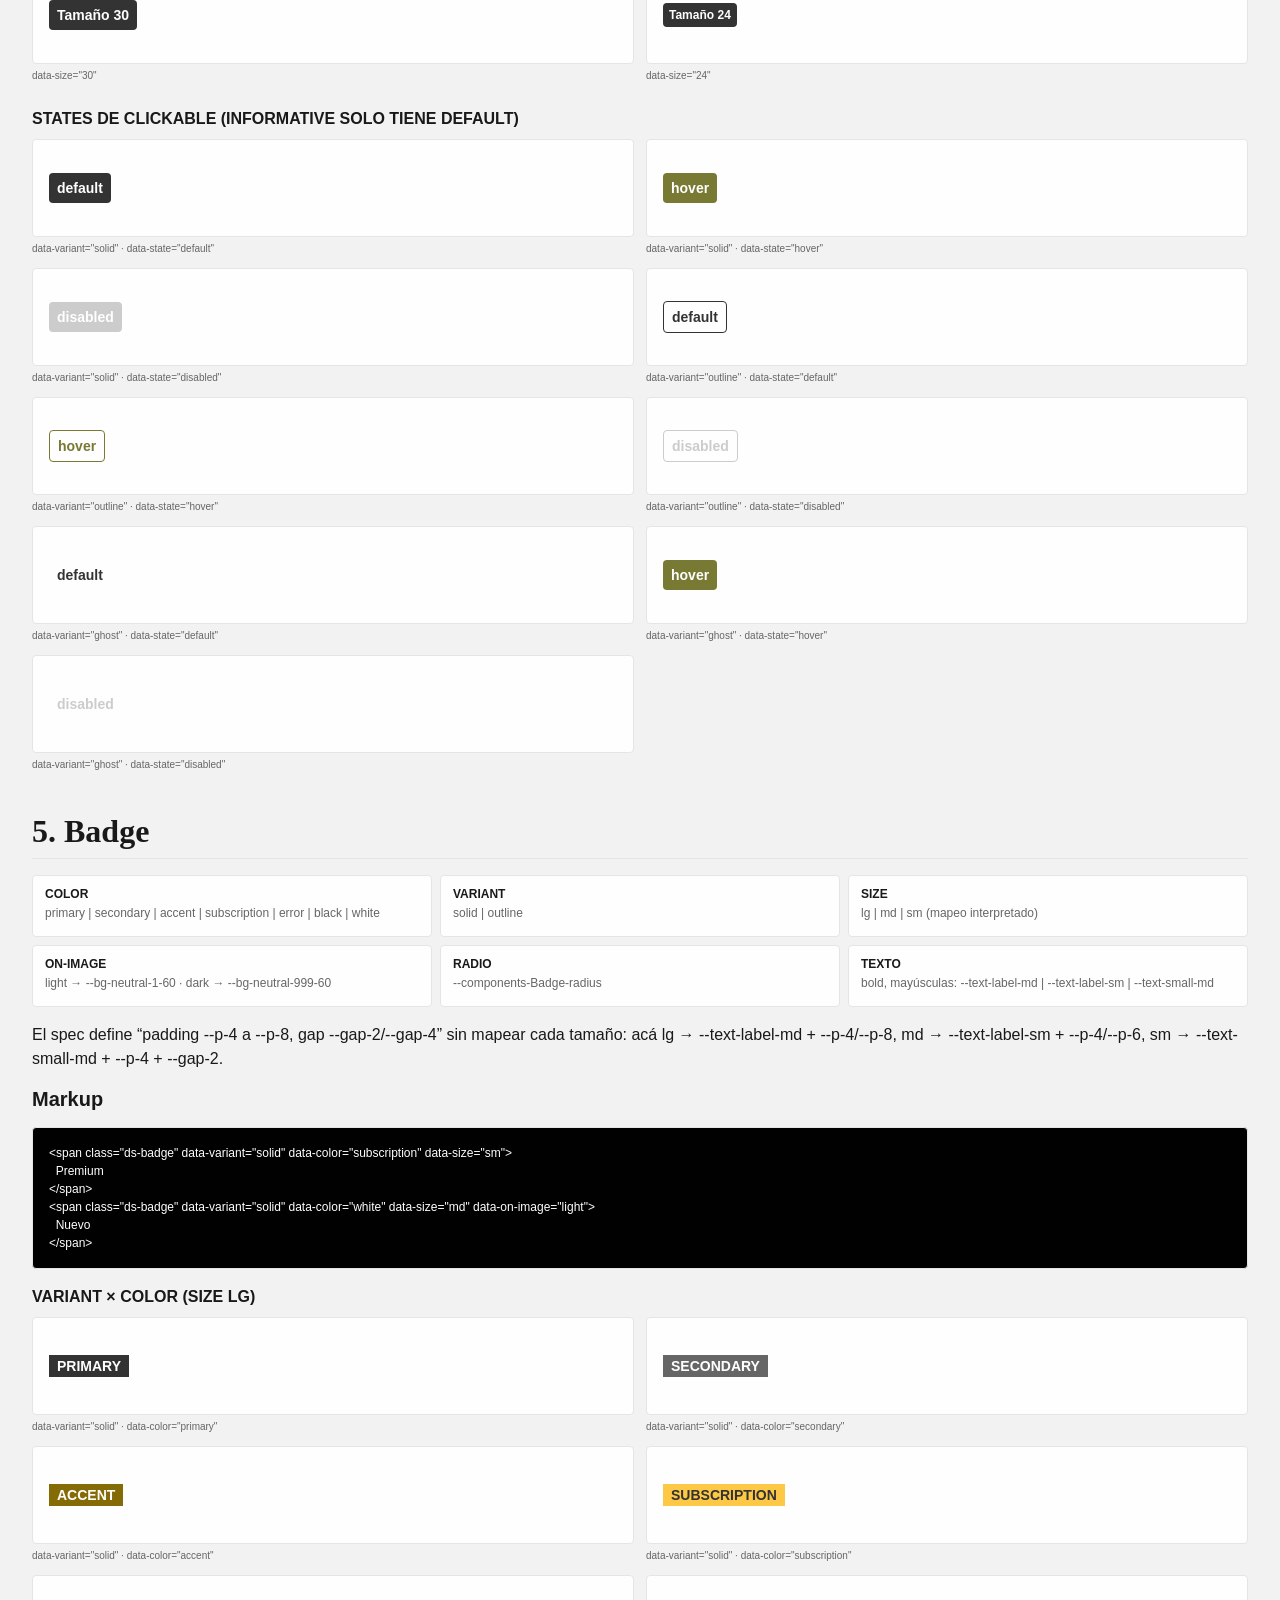
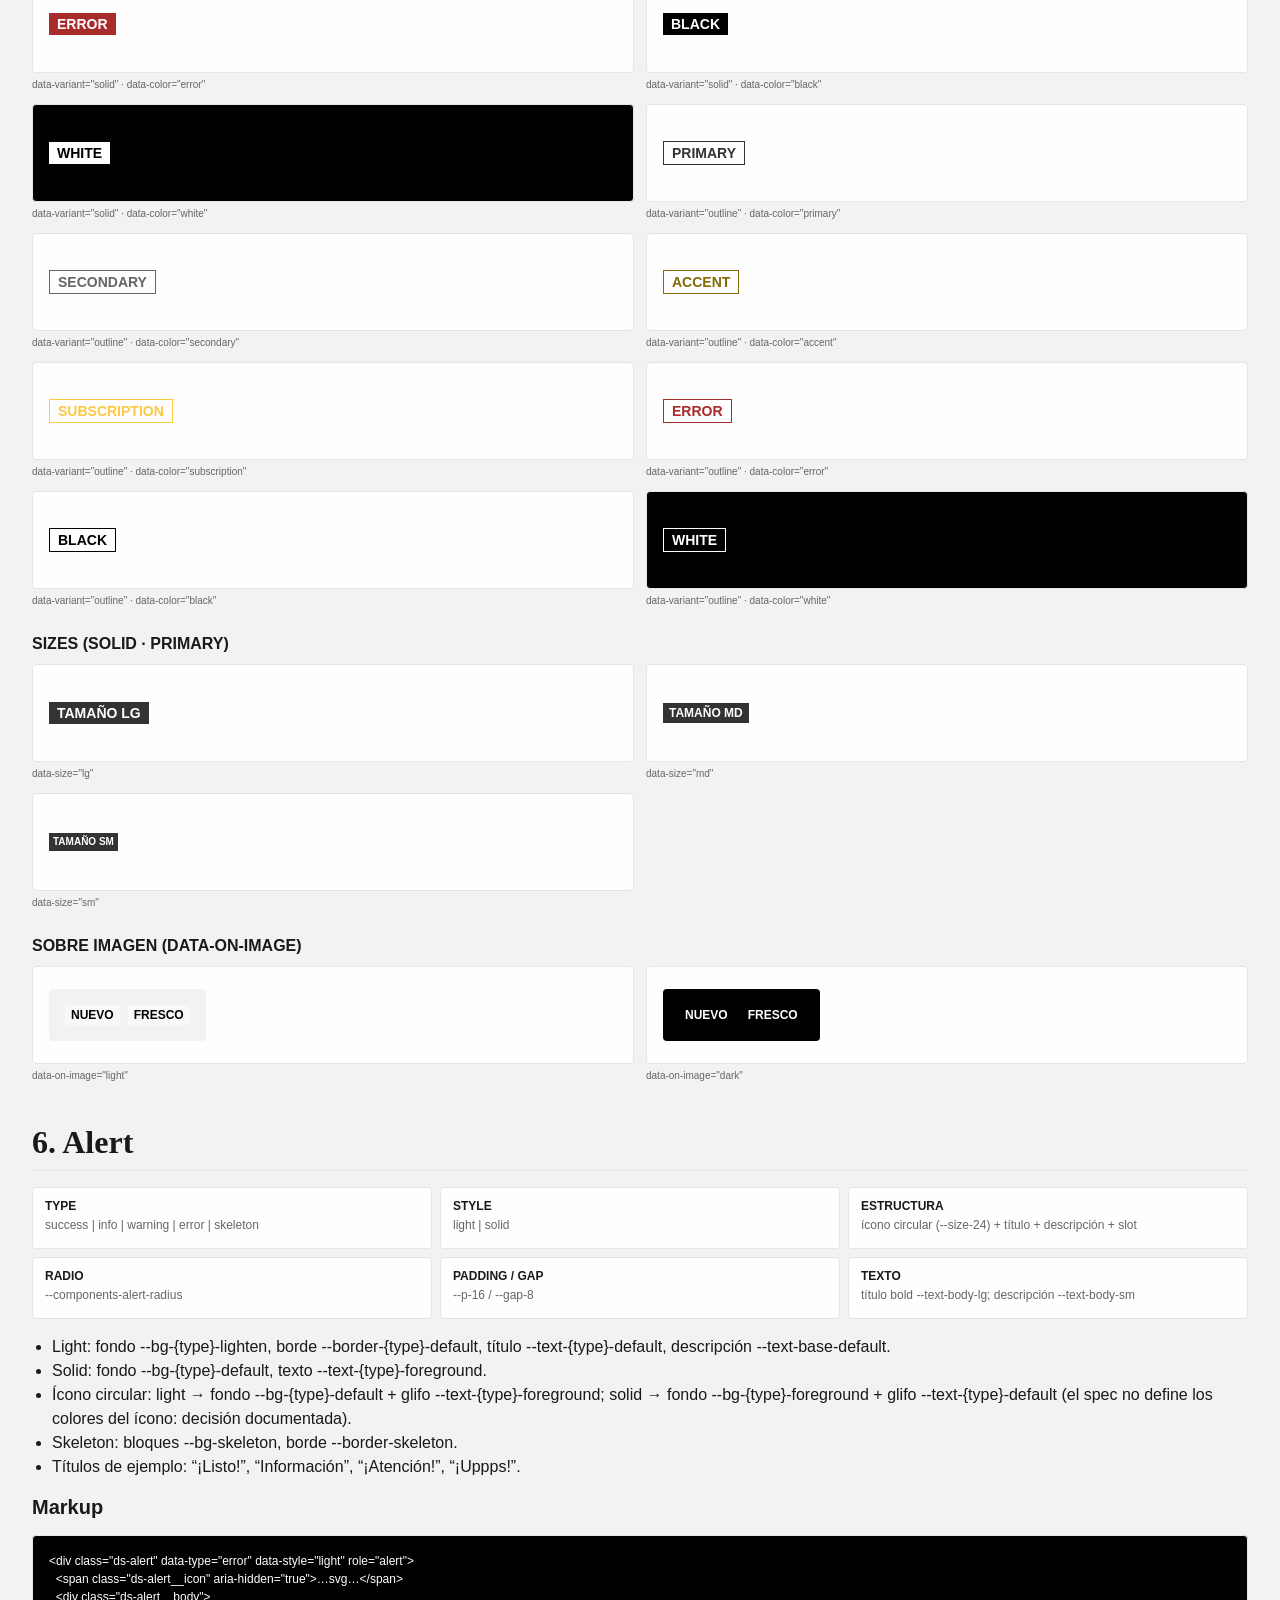
<file: docs.html>
<!DOCTYPE html>
<html lang="es" data-brand="foodit">
<head>
<meta charset="utf-8">
<meta name="viewport" content="width=device-width, initial-scale=1">
<title>Documentación — Design System La Nación / Foodit</title>

<!-- Orden de carga: global-primitives → foodit → core-semantic → components -->
<link rel="stylesheet" href="global-primitives.css">
<link rel="stylesheet" href="foodit.css">
<link rel="stylesheet" href="core-semantic.css">
<link rel="stylesheet" href="components.css">

<style>
  body {
    margin: var(--p-none);
    background-color: var(--bg-neutral-50);
    color: var(--text-neutral-900);
    font-family: var(--font-secondary), sans-serif;
  }

  a {
    color: var(--text-primary-default);
  }

  code,
  pre {
    font-family: var(--font-secondary), sans-serif;
  }

  /* ---------- Topbar ---------- */
  .docs-topbar {
    position: sticky;
    inset-block-start: var(--p-none);
    z-index: 1;
    display: flex;
    align-items: center;
    justify-content: space-between;
    flex-wrap: wrap;
    gap: var(--gap-16);
    padding: var(--p-16) var(--p-responsive);
    background-color: var(--bg-neutral-1);
    border-block-end: var(--border-sm) solid var(--border-muted);
  }

  .docs-topbar__title {
    margin: var(--p-none);
    font-size: var(--text-body-lg);
    font-weight: var(--font-weight-bold);
    line-height: 1.2; /* TODO: token de line-height no definido en Figma */
  }

  .docs-topbar__tools {
    display: flex;
    flex-wrap: wrap;
    align-items: center;
    gap: var(--gap-8);
  }

  /* ---------- Nav ---------- */
  .docs-nav {
    display: flex;
    flex-wrap: wrap;
    gap: var(--gap-8);
    padding: var(--p-12) var(--p-responsive);
    background-color: var(--bg-neutral-1);
    border-block-end: var(--border-sm) solid var(--border-muted);
  }

  .docs-nav a {
    text-decoration: none;
    font-size: var(--text-label-sm);
    font-weight: var(--font-weight-bold);
    text-transform: uppercase;
    line-height: 1; /* TODO: token de line-height no definido en Figma */
    color: var(--text-neutral-900);
    padding: var(--p-6) var(--p-8);
    border-radius: var(--components-chip-radius);
  }

  .docs-nav a:hover {
    background-color: var(--bg-primary-default-opacity-15);
  }

  /* ---------- Layout ---------- */
  .docs-main {
    display: flex;
    flex-direction: column;
    gap: var(--gap-40);
    padding: var(--p-responsive);
    max-inline-size: var(--breakpoint-web-xl);
    margin-inline: auto;
  }

  .docs-section {
    display: flex;
    flex-direction: column;
    gap: var(--gap-16);
    scroll-margin-block-start: var(--size-96);
  }

  .docs-section > h2 {
    margin: var(--p-none);
    padding-block-end: var(--p-8);
    border-block-end: var(--border-sm) solid var(--border-muted);
    font-family: var(--font-primary), serif;
    font-size: var(--text-heading-sm);
    line-height: 1.2; /* TODO: token de line-height no definido en Figma */
  }

  .docs-section h3 {
    margin: var(--p-none);
    font-size: var(--text-subheading-sm);
    line-height: 1.2; /* TODO: token de line-height no definido en Figma */
  }

  .docs-section p,
  .docs-section li {
    font-size: var(--text-body-md);
    line-height: 1.5; /* TODO: token de line-height no definido en Figma */
    color: var(--text-neutral-900);
  }

  .docs-section p {
    margin: var(--p-none);
  }

  .docs-section ul {
    margin: var(--p-none);
    padding-inline-start: var(--p-20);
  }

  .lede {
    color: var(--text-neutral-600);
  }

  /* ---------- Tablas ---------- */
  .table-wrap {
    overflow-x: auto;
    border: var(--border-sm) solid var(--border-muted);
    border-radius: var(--radius-sm);
    background-color: var(--bg-neutral-1);
  }

  table {
    border-collapse: collapse;
    inline-size: 100%;
  }

  th,
  td {
    padding: var(--p-8) var(--p-12);
    text-align: start;
    font-size: var(--text-small-lg);
    line-height: 1.5; /* TODO: token de line-height no definido en Figma */
    border-block-end: var(--border-sm) solid var(--border-muted);
    vertical-align: middle;
  }

  th {
    font-weight: var(--font-weight-bold);
    text-transform: uppercase;
    color: var(--text-neutral-900);
    background-color: var(--bg-neutral-50);
  }

  td {
    color: var(--text-neutral-600);
  }

  tr:last-child td {
    border-block-end: var(--border-none);
  }

  .swatch {
    display: inline-block;
    inline-size: var(--size-24);
    block-size: var(--size-24);
    border-radius: var(--radius-sm);
    border: var(--border-sm) solid var(--border-muted);
    vertical-align: middle;
    margin-inline-end: var(--gap-8);
  }

  .token-name {
    font-weight: var(--font-weight-bold);
    color: var(--text-neutral-900);
  }

  /* ---------- Ejemplos ---------- */
  .example-group {
    display: flex;
    flex-direction: column;
    gap: var(--gap-8);
  }

  .example-group__title {
    font-size: var(--text-label-sm);
    font-weight: var(--font-weight-bold);
    text-transform: uppercase;
    line-height: 1; /* TODO: token de line-height no definido en Figma */
    color: var(--text-neutral-600);
  }

  .example-grid {
    display: grid;
    grid-template-columns: repeat(auto-fill, minmax(var(--breakpoint-web-sm), 1fr));
    gap: var(--gap-12);
  }

  .example-grid--wide {
    grid-template-columns: repeat(auto-fill, minmax(var(--breakpoint-web-md), 1fr));
  }

  .example {
    margin: var(--p-none);
    display: flex;
    flex-direction: column;
    gap: var(--gap-4);
  }

  .example__box {
    display: flex;
    flex-wrap: wrap;
    align-items: center;
    gap: var(--gap-8);
    padding: var(--p-16);
    border: var(--border-sm) solid var(--border-muted);
    border-radius: var(--radius-sm);
    background-color: var(--bg-neutral-1);
    min-block-size: var(--size-64);
  }

  .example__box--dark {
    background-color: var(--bg-neutral-999);
  }

  .example figcaption {
    font-size: var(--text-small-md);
    line-height: 1.5; /* TODO: token de line-height no definido en Figma */
    color: var(--text-neutral-600);
  }

  .example figcaption code {
    font-size: var(--text-small-md);
  }

  .examples {
    display: flex;
    flex-direction: column;
    gap: var(--gap-24);
  }

  .field-col {
    display: flex;
    flex-direction: column;
    gap: var(--gap-4);
    inline-size: 100%;
  }

  /* ---------- Código ---------- */
  pre {
    margin: var(--p-none);
    padding: var(--p-16);
    overflow-x: auto;
    border: var(--border-sm) solid var(--border-muted);
    border-radius: var(--radius-sm);
    background-color: var(--bg-neutral-999);
    color: var(--text-neutral-1);
    font-size: var(--text-small-lg);
    line-height: 1.5; /* TODO: token de line-height no definido en Figma */
  }

  pre code {
    color: inherit;
    font-size: inherit;
  }

  /* ---------- Lista de props ---------- */
  .props {
    display: grid;
    grid-template-columns: 1fr;
    gap: var(--gap-8);
  }

  @media (min-width: 768px) {
    .props {
      grid-template-columns: repeat(3, 1fr);
    }
  }

  .prop {
    padding: var(--p-12);
    border: var(--border-sm) solid var(--border-muted);
    border-radius: var(--radius-sm);
    background-color: var(--bg-neutral-1);
  }

  .prop b {
    display: block;
    font-size: var(--text-label-sm);
    text-transform: uppercase;
    line-height: 1; /* TODO: token de line-height no definido en Figma */
    color: var(--text-neutral-900);
  }

  .prop span {
    font-size: var(--text-small-lg);
    line-height: 1.5; /* TODO: token de line-height no definido en Figma */
    color: var(--text-neutral-600);
  }
</style>
</head>

<body>

<header class="docs-topbar">
  <p class="docs-topbar__title">Design System La Nación — Documentación</p>
  <div class="docs-topbar__tools">
    <a class="ds-btn" href="index.html" data-variant="ghost" data-color="black" data-size="32">
      <span class="ds-btn__label">Índice</span>
    </a>
    <a class="ds-btn" href="prototipo/index.html" data-variant="outline" data-color="black" data-size="32">
      <span class="ds-btn__label">Prototipo</span>
    </a>
    <button class="ds-btn" type="button" id="mode-toggle" data-variant="solid" data-color="black" data-size="32" aria-pressed="false">
      <span class="ds-btn__label">Modo oscuro</span>
    </button>
  </div>
</header>

<nav class="docs-nav" aria-label="Secciones">
  <a href="#tokens">Tokens</a>
  <a href="#button">Button</a>
  <a href="#input">Input</a>
  <a href="#chip">Chip</a>
  <a href="#badge">Badge</a>
  <a href="#alert">Alert</a>
  <a href="#toast">Toast</a>
  <a href="#card">Card</a>
  <a href="#faltantes">Tokens faltantes</a>
</nav>

<main class="docs-main">

  <!-- ============================ Intro ============================ -->
  <section class="docs-section" id="intro">
    <h2>Cómo leer esta documentación</h2>
    <p class="lede">
      Los componentes usan <b>solo</b> variables de <code>core-semantic.css</code>,
      más espaciados y tamaños de <code>global-primitives.css</code>. Nunca se
      referencian <code>--foo-*</code> directamente: siempre se pasa por Core.
      Cuando un valor no tiene token en Figma aparece un
      <code>/* TODO: token no definido en Figma */</code>.
    </p>
    <ul>
      <li>Orden de carga: <code>global-primitives.css</code> → <code>foodit.css</code> → <code>core-semantic.css</code> → <code>components.css</code>.</li>
      <li>Marca y modo viven en <code>&lt;html&gt;</code>: <code>data-brand="foodit"</code> y <code>data-mode="dark"</code>.</li>
      <li>Cada ejemplo muestra los <code>data-*</code> que lo definen. Los estados se muestran forzados (<code>data-state="hover"</code> / <code>.is-hover</code>) además de los pseudo-clases reales (<code>:hover</code>, <code>:focus-within</code>, <code>:disabled</code>).</li>
      <li>Las tablas de tokens resuelven el valor computado en vivo: al cambiar el modo oscuro se actualizan.</li>
    </ul>
  </section>

  <!-- ============================ Tokens ============================ -->
  <section class="docs-section" id="tokens">
    <h2>1. Tokens</h2>

    <h3>1.1 Intenciones de color (Core)</h3>
    <p class="lede">
      Convención: para cada intención existen capas de fondo (<code>--bg-*</code>),
      texto (<code>--text-*</code>) y borde (<code>--border-*</code>), con los
      estados <code>default | dark | light | lighten | foreground</code> y
      transparencias <code>-opacity-15</code> / <code>-opacity-60</code>.
    </p>
    <div class="table-wrap">
      <table>
        <thead>
          <tr>
            <th>Intención</th>
            <th>bg default</th>
            <th>bg light</th>
            <th>bg lighten</th>
            <th>bg foreground</th>
            <th>text default</th>
            <th>text foreground</th>
            <th>border default</th>
          </tr>
        </thead>
        <tbody id="table-intents"></tbody>
      </table>
    </div>

    <h3>1.2 Neutros y utilidades</h3>
    <div class="table-wrap">
      <table>
        <thead>
          <tr><th>Token</th><th>Valor</th><th>Token</th><th>Valor</th><th>Token</th><th>Valor</th></tr>
        </thead>
        <tbody id="table-neutrals"></tbody>
      </table>
    </div>

    <h3>1.3 Tipografía</h3>
    <p class="lede">
      UI: <code>font-family: var(--font-secondary), sans-serif</code>.
      Títulos editoriales: <code>var(--font-primary), serif</code>.
      Interlineados de la spec: 1 (labels), 1.2 (títulos/small), 1.5 (body) —
      no hay token de line-height (ver <a href="#faltantes">tokens faltantes</a>).
    </p>
    <div class="table-wrap">
      <table>
        <thead>
          <tr><th>Token</th><th>Tamaño resuelto</th><th>Ejemplo</th></tr>
        </thead>
        <tbody id="table-type"></tbody>
      </table>
    </div>
    <div class="table-wrap">
      <table>
        <thead>
          <tr><th>Token</th><th>Valor</th><th>Uso</th></tr>
        </thead>
        <tbody id="table-fonts"></tbody>
      </table>
    </div>

    <h3>1.4 Espaciados, tamaños y medidas</h3>
    <p class="lede">
      De <code>global-primitives.css</code>: <code>--p-*</code> (padding),
      <code>--gap-*</code> (gap) y <code>--size-*</code> (medidas). Core agrega
      <code>--p-responsive</code> y <code>--gap-responsive</code>.
    </p>
    <div class="table-wrap">
      <table>
        <thead>
          <tr><th>Padding</th><th>Valor</th><th>Gap</th><th>Valor</th><th>Size</th><th>Valor</th></tr>
        </thead>
        <tbody id="table-space"></tbody>
      </table>
    </div>

    <h3>1.5 Radios y tokens de componente</h3>
    <div class="table-wrap">
      <table>
        <thead>
          <tr><th>Token</th><th>Valor resuelto</th><th>Definido en</th></tr>
        </thead>
        <tbody id="table-radius"></tbody>
      </table>
    </div>
  </section>

  <!-- ============================ Button ============================ -->
  <section class="docs-section" id="button">
    <h2>2. Button</h2>
    <div class="props">
      <p class="prop"><b>variant</b><span>solid | outline | ghost</span></p>
      <p class="prop"><b>color</b><span>primary | secondary | accent | subscription | error | black | white</span></p>
      <p class="prop"><b>size</b><span>48 | 40 | 32</span></p>
      <p class="prop"><b>state</b><span>default | hover | loading | disabled</span></p>
      <p class="prop"><b>isOnlyIcon</b><span>ancho = alto (<code>data-only-icon</code>)</span></p>
      <p class="prop"><b>íconos</b><span>opcionales a izquierda (<code>.ds-btn__icon</code>) y derecha</span></p>
    </div>

    <h3>Medidas y tokens</h3>
    <ul>
      <li>Radio <code>--components-button-radius</code>. Borde (outline) <code>--components-button-weigth</code>.</li>
      <li>Padding horizontal: 48 → <code>--p-20</code>, 40 → <code>--p-12</code>, 32 → <code>--p-8</code>. Gap: <code>--gap-8</code> (32 → <code>--gap-4</code>).</li>
      <li>Ícono: 48 → <code>--size-20</code>, 40 → <code>--size-16</code>, 32 → <code>--size-12</code>.</li>
      <li>Alto: 48 → <code>--size-48</code>, 40 → <code>--size-40</code>, 32 → <code>--size-32</code>.</li>
      <li>Texto en mayúsculas, bold, interlineado 1: 48 → <code>--text-label-lg</code>, 40 → <code>--text-label-md</code>, 32 → <code>--text-label-sm</code>.</li>
      <li>Solid: fondo <code>--bg-{color}-default</code>, texto <code>--text-{color}-foreground</code>; hover <code>--bg-{color}-light</code>; disabled <code>--bg-{color}-lighten</code>.</li>
      <li>Outline: borde <code>--border-{color}-default</code>, texto <code>--text-{color}-default</code>; hover <code>-light</code>; disabled <code>-lighten</code>.</li>
      <li>Ghost: texto <code>--text-{color}-default</code>; hover <code>--bg-{color}-default-opacity-15</code> (black → <code>--bg-black-999-opacity-15</code>, white → <code>--bg-white-1-15</code>); disabled <code>--text-{color}-lighten</code>.</li>
      <li>Loading: spinner en lugar del contenido, mantiene el ancho.</li>
    </ul>

    <h3>Markup</h3>
    <pre><code>&lt;button class="ds-btn" type="button"
        data-variant="solid" data-color="primary" data-size="48"&gt;
  &lt;span class="ds-btn__icon" aria-hidden="true"&gt;…svg…&lt;/span&gt;
  &lt;span class="ds-btn__label"&gt;Guardar&lt;/span&gt;
&lt;/button&gt;

&lt;button class="ds-btn" data-variant="ghost" data-color="black"
        data-size="32" data-only-icon aria-label="Imprimir"&gt;
  &lt;span class="ds-btn__icon" aria-hidden="true"&gt;…svg…&lt;/span&gt;
&lt;/button&gt;</code></pre>

    <div class="examples" id="btn-examples"></div>
  </section>

  <!-- ============================ Input ============================ -->
  <section class="docs-section" id="input">
    <h2>3. Input</h2>
    <div class="props">
      <p class="prop"><b>labelType</b><span>floating | fixed</span></p>
      <p class="prop"><b>color</b><span>default | gray | error</span></p>
      <p class="prop"><b>size</b><span>56 | 48</span></p>
      <p class="prop"><b>state</b><span>enabled | hover | focus | disabled (error sin disabled)</span></p>
      <p class="prop"><b>íconos</b><span>opcional izquierda/derecha con separador vertical</span></p>
      <p class="prop"><b>supporting text</b><span>con ícono opcional (<code>.ds-field__supporting</code>)</span></p>
    </div>

    <h3>Medidas y tokens</h3>
    <ul>
      <li>Radio <code>--components-input-radius</code>, borde <code>--border-sm</code>, padding horizontal <code>--p-12</code>, gap <code>--gap-8</code>.</li>
      <li>Alto: 56 → <code>--size-56</code>, 48 → <code>--size-48</code>. Texto del campo: <code>--text-label-lg</code> (56) / <code>--text-label-md</code> (48).</li>
      <li>Label y supporting text <code>--text-label-sm</code>; gap entre label fijo y campo <code>--gap-4</code>.</li>
      <li>Floating: en focus o con valor sube sobre el borde superior con fondo <code>--bg-neutral-1</code> (en gray: <code>--bg-neutral-50</code>).</li>
      <li>Default: borde <code>--border-base-light</code>; hover <code>--border-base-default</code>; focus <code>--border-base-dark</code> (2px, vía <code>--border-2</code>).</li>
      <li>Gray: fondo <code>--bg-neutral-50</code>. Error: borde <code>--border-error-*</code> y texto <code>--text-error-default</code>; hover <code>-light</code>; focus <code>-dark</code>.</li>
      <li>Disabled: borde <code>--border-base-lighten</code>, texto <code>--text-base-lighten</code>. Placeholder: <code>--text-base-light</code>.</li>
    </ul>

    <h3>Markup</h3>
    <pre><code>&lt;!-- floating: el label va DENTRO del control, después del input --&gt;
&lt;div class="ds-field" data-label-type="floating" data-color="default" data-size="56"&gt;
  &lt;div class="ds-field__control"&gt;
    &lt;span class="ds-field__icon ds-field__icon--start" aria-hidden="true"&gt;…svg…&lt;/span&gt;
    &lt;input class="ds-field__input" id="q" type="search" placeholder=" "&gt;
    &lt;label class="ds-field__label" for="q"&gt;Buscar&lt;/label&gt;
  &lt;/div&gt;
  &lt;p class="ds-field__supporting"&gt;Texto de apoyo&lt;/p&gt;
&lt;/div&gt;

&lt;!-- fixed: el label va FUERA del control, arriba --&gt;
&lt;div class="ds-field" data-label-type="fixed" data-color="gray" data-size="48"&gt;
  &lt;label class="ds-field__label" for="mail"&gt;Email&lt;/label&gt;
  &lt;div class="ds-field__control"&gt;
    &lt;input class="ds-field__input" id="mail" type="email" placeholder="tu@email.com"&gt;
  &lt;/div&gt;
&lt;/div&gt;</code></pre>

    <div class="examples" id="input-examples"></div>
  </section>

  <!-- ============================ Chip ============================ -->
  <section class="docs-section" id="chip">
    <h2>4. Chip</h2>
    <div class="props">
      <p class="prop"><b>type</b><span>informative | clickable | closable</span></p>
      <p class="prop"><b>variant</b><span>solid | outline | ghost</span></p>
      <p class="prop"><b>color</b><span>primary | secondary | accent | error | black | white</span></p>
      <p class="prop"><b>size</b><span>30 | 24</span></p>
      <p class="prop"><b>state</b><span>default | hover | disabled (informative solo default)</span></p>
      <p class="prop"><b>extras</b><span>ícono opcional; closable agrega separador y “×”</span></p>
    </div>

    <h3>Medidas y tokens</h3>
    <ul>
      <li>Radio <code>--components-chip-radius</code>; padding 30 → <code>--p-8</code>, 24 → <code>--p-6</code>; gap <code>--gap-4</code>.</li>
      <li>Texto bold: 30 → <code>--text-label-md</code>, 24 → <code>--text-label-sm</code>. Ícono: 30 → <code>--size-14</code>, 24 → <code>--size-12</code>.</li>
      <li>Colores: misma lógica que Button. Ghost hover: fondo <code>--bg-{color}-light</code> con texto <code>--text-{color}-foreground</code>.</li>
    </ul>

    <h3>Markup</h3>
    <pre><code>&lt;button class="ds-chip" type="button"
        data-type="clickable" data-variant="solid" data-color="primary" data-size="30"&gt;
  &lt;span class="ds-chip__label"&gt;Pastas&lt;/span&gt;
&lt;/button&gt;

&lt;button class="ds-chip" type="button"
        data-type="closable" data-variant="outline" data-color="black" data-size="24"&gt;
  &lt;span class="ds-chip__label"&gt;Sin gluten&lt;/span&gt;
  &lt;span class="ds-chip__close" aria-hidden="true"&gt;…svg…&lt;/span&gt;
&lt;/button&gt;</code></pre>

    <div class="examples" id="chip-examples"></div>
  </section>

  <!-- ============================ Badge ============================ -->
  <section class="docs-section" id="badge">
    <h2>5. Badge</h2>
    <div class="props">
      <p class="prop"><b>color</b><span>primary | secondary | accent | subscription | error | black | white</span></p>
      <p class="prop"><b>variant</b><span>solid | outline</span></p>
      <p class="prop"><b>size</b><span>lg | md | sm (mapeo interpretado)</span></p>
      <p class="prop"><b>on-image</b><span>light → <code>--bg-neutral-1-60</code> · dark → <code>--bg-neutral-999-60</code></span></p>
      <p class="prop"><b>radio</b><span><code>--components-Badge-radius</code></span></p>
      <p class="prop"><b>texto</b><span>bold, mayúsculas: <code>--text-label-md</code> | <code>--text-label-sm</code> | <code>--text-small-md</code></span></p>
    </div>
    <p class="lede">
      El spec define “padding <code>--p-4</code> a <code>--p-8</code>, gap
      <code>--gap-2</code>/<code>--gap-4</code>” sin mapear cada tamaño: acá
      lg → <code>--text-label-md</code> + <code>--p-4</code>/<code>--p-8</code>,
      md → <code>--text-label-sm</code> + <code>--p-4</code>/<code>--p-6</code>,
      sm → <code>--text-small-md</code> + <code>--p-4</code> + <code>--gap-2</code>.
    </p>

    <h3>Markup</h3>
    <pre><code>&lt;span class="ds-badge" data-variant="solid" data-color="subscription" data-size="sm"&gt;
  Premium
&lt;/span&gt;
&lt;span class="ds-badge" data-variant="solid" data-color="white" data-size="md" data-on-image="light"&gt;
  Nuevo
&lt;/span&gt;</code></pre>

    <div class="examples" id="badge-examples"></div>
  </section>

  <!-- ============================ Alert ============================ -->
  <section class="docs-section" id="alert">
    <h2>6. Alert</h2>
    <div class="props">
      <p class="prop"><b>type</b><span>success | info | warning | error | skeleton</span></p>
      <p class="prop"><b>style</b><span>light | solid</span></p>
      <p class="prop"><b>estructura</b><span>ícono circular (<code>--size-24</code>) + título + descripción + slot</span></p>
      <p class="prop"><b>radio</b><span><code>--components-alert-radius</code></span></p>
      <p class="prop"><b>padding / gap</b><span><code>--p-16</code> / <code>--gap-8</code></span></p>
      <p class="prop"><b>texto</b><span>título bold <code>--text-body-lg</code>; descripción <code>--text-body-sm</code></span></p>
    </div>
    <ul>
      <li>Light: fondo <code>--bg-{type}-lighten</code>, borde <code>--border-{type}-default</code>, título <code>--text-{type}-default</code>, descripción <code>--text-base-default</code>.</li>
      <li>Solid: fondo <code>--bg-{type}-default</code>, texto <code>--text-{type}-foreground</code>.</li>
      <li>Ícono circular: light → fondo <code>--bg-{type}-default</code> + glifo <code>--text-{type}-foreground</code>; solid → fondo <code>--bg-{type}-foreground</code> + glifo <code>--text-{type}-default</code> (el spec no define los colores del ícono: decisión documentada).</li>
      <li>Skeleton: bloques <code>--bg-skeleton</code>, borde <code>--border-skeleton</code>.</li>
      <li>Títulos de ejemplo: “¡Listo!”, “Información”, “¡Atención!”, “¡Uppps!”.</li>
    </ul>

    <h3>Markup</h3>
    <pre><code>&lt;div class="ds-alert" data-type="error" data-style="light" role="alert"&gt;
  &lt;span class="ds-alert__icon" aria-hidden="true"&gt;…svg…&lt;/span&gt;
  &lt;div class="ds-alert__body"&gt;
    &lt;p class="ds-alert__title"&gt;¡Uppps!&lt;/p&gt;
    &lt;p class="ds-alert__desc"&gt;Descripción del problema.&lt;/p&gt;
    &lt;div class="ds-alert__slot"&gt;…acciones…&lt;/div&gt;
  &lt;/div&gt;
&lt;/div&gt;</code></pre>

    <div class="examples" id="alert-examples"></div>
  </section>

  <!-- ============================ Toast ============================ -->
  <section class="docs-section" id="toast">
    <h2>7. Toast</h2>
    <div class="props">
      <p class="prop"><b>type</b><span>mismos que Alert: success | info | warning | error | skeleton</span></p>
      <p class="prop"><b>style</b><span>light | solid</span></p>
      <p class="prop"><b>radio</b><span><code>--components-toast-radius</code></span></p>
      <p class="prop"><b>sombra</b><span>TODO: token de sombra no definido en Figma</span></p>
      <p class="prop"><b>estructura</b><span>igual a Alert (<code>.ds-toast__icon/body/title/desc</code>)</span></p>
      <p class="prop"><b>tokens</b><span>reutiliza los colores <code>--bg/text/border-{type}-*</code></span></p>
    </div>

    <h3>Markup</h3>
    <pre><code>&lt;div class="ds-toast" data-type="info" data-style="light" role="status"&gt;
  &lt;span class="ds-toast__icon" aria-hidden="true"&gt;…svg…&lt;/span&gt;
  &lt;div class="ds-toast__body"&gt;
    &lt;p class="ds-toast__title"&gt;Información&lt;/p&gt;
    &lt;p class="ds-toast__desc"&gt;Tenés 3 reseñas nuevas.&lt;/p&gt;
  &lt;/div&gt;
&lt;/div&gt;</code></pre>

    <div class="examples" id="toast-examples"></div>
  </section>

  <!-- ============================ Card ============================ -->
  <section class="docs-section" id="card">
    <h2>8. Card</h2>
    <div class="props">
      <p class="prop"><b>fondo</b><span><code>--bg-neutral-1</code></span></p>
      <p class="prop"><b>borde</b><span><code>--border-sm</code> · <code>--border-muted</code></span></p>
      <p class="prop"><b>radio</b><span><code>--radius-md</code></span></p>
      <p class="prop"><b>título</b><span>bold <code>--text-body-lg</code></span></p>
      <p class="prop"><b>texto</b><span><code>--text-body-md</code> · <code>--text-base-light</code></span></p>
      <p class="prop"><b>imagen</b><span>placeholder <code>--bg-skeleton</code> (proporción TODO)</span></p>
    </div>

    <h3>Markup</h3>
    <pre><code>&lt;article class="ds-card"&gt;
  &lt;div class="ds-card__media" role="img" aria-label="Placeholder de imagen"&gt;&lt;/div&gt;
  &lt;div class="ds-card__body"&gt;
    &lt;p class="ds-card__title"&gt;Título&lt;/p&gt;
    &lt;p class="ds-card__text"&gt;Texto de la tarjeta.&lt;/p&gt;
  &lt;/div&gt;
&lt;/article&gt;</code></pre>

    <div class="examples" id="card-examples"></div>
  </section>

  <!-- ============================ Faltantes ============================ -->
  <section class="docs-section" id="faltantes">
    <h2>9. Tokens faltantes (TODO)</h2>
    <p class="lede">
      Todos los <code>TODO</code> marcados en <code>components.css</code>:
      valores que la spec pide pero que no existen como token en Figma.
    </p>
    <div class="table-wrap">
      <table>
        <thead>
          <tr><th>Uso</th><th>Qué se usó</th><th>Motivo</th></tr>
        </thead>
        <tbody>
          <tr><td>line-height de labels</td><td><code>1</code></td><td>token de line-height no definido en Figma (spec: 1)</td></tr>
          <tr><td>line-height de títulos/small</td><td><code>1.2</code></td><td>token de line-height no definido en Figma (spec: 1.2)</td></tr>
          <tr><td>line-height de body</td><td><code>1.5</code></td><td>token de line-height no definido en Figma (spec: 1.5)</td></tr>
          <tr><td>Transiciones (todas)</td><td><code>200ms</code> · <code>ease</code></td><td>tokens de duración/easing no definidos en Figma</td></tr>
          <tr><td>Spinner de Button (loading)</td><td><code>800ms</code> · <code>1turn</code></td><td>tokens de duración de rotación no definidos en Figma</td></tr>
          <tr><td>Sombra de Toast</td><td><code>(sin sombra)</code></td><td>token de sombra no definido en Figma</td></tr>
          <tr><td><code>--text-info-foreground</code></td><td><code>--text-info-foregorund</code></td><td>typo en el export de Figma: el token correcto no existe</td></tr>
          <tr><td>Ícono del Input</td><td><code>--size-24</code></td><td>tamaño de ícono de input no definido (se toma del Alert)</td></tr>
          <tr><td>Separador vertical del Input</td><td><code>--border-muted</code></td><td>color del separador no definido en Figma</td></tr>
          <tr><td>Separador del Chip closable</td><td><code>currentColor</code></td><td>color del separador no definido en Figma</td></tr>
          <tr><td>Label en reposo / supporting text</td><td><code>--text-base-light</code> · <code>--text-base-default</code></td><td>colores no definidos en el spec de Input</td></tr>
          <tr><td>Fondo de label floating en gray</td><td><code>--bg-neutral-50</code></td><td>fondo de label floating en variante gray no definido</td></tr>
          <tr><td>Texto disabled (Button solid)</td><td><code>--text-{color}-default</code></td><td>el spec solo define el fondo disabled</td></tr>
          <tr><td>Borde de Chip / Badge (outline)</td><td><code>--border-sm</code></td><td>ancho de borde propio de estos componentes no definido</td></tr>
          <tr><td>Ícono circular del Alert</td><td>ver sección Alert</td><td>colores del ícono no definidos en el spec</td></tr>
          <tr><td>Gap interno del Alert/Toast</td><td><code>--gap-4</code></td><td>gap interno del contenido no definido en Figma</td></tr>
          <tr><td>Imagen de Card / media</td><td><code>aspect-ratio: 16 / 9</code></td><td>proporción de imagen no definida en Figma</td></tr>
        </tbody>
      </table>
    </div>
  </section>

</main>

<script>
(function () {
  var root = document.documentElement;
  var css = function () { return getComputedStyle(root); };

  /* ------------------------------------------------------------------
     Switch de modo oscuro
     ------------------------------------------------------------------ */
  var toggle = document.getElementById('mode-toggle');
  var toggleLabel = toggle.querySelector('.ds-btn__label');

  toggle.addEventListener('click', function () {
    if (root.getAttribute('data-mode') === 'dark') {
      root.removeAttribute('data-mode');
    } else {
      root.setAttribute('data-mode', 'dark');
    }
    var dark = root.getAttribute('data-mode') === 'dark';
    toggle.setAttribute('aria-pressed', String(dark));
    toggleLabel.textContent = dark ? 'Modo claro' : 'Modo oscuro';
    renderTokenValues();
  });

  /* ------------------------------------------------------------------
     Utilidades DOM
     ------------------------------------------------------------------ */
  function el(tag, attrs, text) {
    var n = document.createElement(tag);
    if (attrs) {
      Object.keys(attrs).forEach(function (k) { n.setAttribute(k, attrs[k]); });
    }
    if (text != null) { n.textContent = text; }
    return n;
  }

  function tokenCell(name) {
    var td = el('td');
    var sw = el('span', { class: 'swatch', 'data-swatch': name, title: name });
    sw.style.backgroundColor = 'var(' + name + ')';
    td.appendChild(sw);
    td.appendChild(el('code', { class: 'token-name' }, name));
    return td;
  }

  function groupTitle(text) {
    return el('p', { class: 'example-group__title' }, text);
  }

  function makeGroup(container, title) {
    var wrap = el('div', { class: 'example-group' });
    wrap.appendChild(groupTitle(title));
    var grid = el('div', { class: 'example-grid' });
    wrap.appendChild(grid);
    container.appendChild(wrap);
    return grid;
  }

  function addExample(grid, caption, nodes, dark) {
    var fig = el('figure', { class: 'example' });
    var box = el('div', { class: 'example__box' + (dark ? ' example__box--dark' : '') });
    (Array.isArray(nodes) ? nodes : [nodes]).forEach(function (n) { box.appendChild(n); });
    var cap = el('figcaption');
    cap.innerHTML = caption;
    fig.appendChild(box);
    fig.appendChild(cap);
    grid.appendChild(fig);
  }

  /* ------------------------------------------------------------------
     Tablas de tokens
     ------------------------------------------------------------------ */
  var INTENTS = ['primary', 'secondary', 'accent', 'subscription', 'error', 'info', 'success', 'warning', 'base', 'black', 'white'];

  function buildIntents() {
    var body = document.getElementById('table-intents');
    INTENTS.forEach(function (name) {
      var tr = el('tr');
      tr.appendChild(el('th', { scope: 'row' }, name));
      ['bg', 'bg', 'bg', 'bg', 'text', 'text', 'border'].forEach(function (layer, i) {
        var suffix = ['default', 'light', 'lighten', 'foreground', 'default', 'foreground', 'default'][i];
        var token = '--' + layer + '-' + name + '-' + suffix;
        tr.appendChild(tokenCell(token));
      });
      body.appendChild(tr);
    });
  }

  function buildNeutrals() {
    var body = document.getElementById('table-neutrals');
    var scale = ['1', '50', '100', '200', '300', '400', '500', '600', '700', '800', '900', '950', '999'];

    function pairRow(tokens) {
      var tr = el('tr');
      tokens.forEach(function (token) {
        if (!token) {
          tr.appendChild(el('td'));
          tr.appendChild(el('td'));
          return;
        }
        tr.appendChild(tokenCell(token));
        tr.appendChild(el('td')).appendChild(el('code', { 'data-token': token }, '…'));
      });
      return tr;
    }

    scale.forEach(function (step) {
      body.appendChild(pairRow([
        '--bg-neutral-' + step,
        '--text-neutral-' + step,
        '--border-neutral-' + step
      ]));
    });

    var utils = [
      ['--bg-muted', '--text-muted', '--border-muted'],
      ['--bg-skeleton', '--text-skeleton', '--border-skeleton'],
      ['--bg-neutral-1-60', '--bg-neutral-999-60', '--bg-neutral-1-15']
    ];
    utils.forEach(function (row) { body.appendChild(pairRow(row)); });
  }

  var TEXT_TOKENS = [
    '--text-display-lg', '--text-display-md', '--text-display-sm',
    '--text-heading-lg', '--text-heading-md', '--text-heading-sm',
    '--text-subheading-lg', '--text-subheading-md', '--text-subheading-sm',
    '--text-body-lg', '--text-body-md', '--text-body-sm',
    '--text-label-lg', '--text-label-md', '--text-label-sm',
    '--text-small-lg', '--text-small-md', '--text-small-sm'
  ];

  function buildType() {
    var body = document.getElementById('table-type');
    TEXT_TOKENS.forEach(function (token) {
      var tr = el('tr');
      tr.appendChild(el('th', { scope: 'row' }, token));
      tr.appendChild(el('td', null, '')).appendChild(el('code', { 'data-token': token }, '…'));
      body.appendChild(tr);
      var sample = el('td');
      var span = el('span', null, 'Aa — Receta deFoodit 123');
      span.style.fontSize = 'var(' + token + ')';
      span.style.lineHeight = '1.2'; /* TODO: token de line-height no definido en Figma */
      sample.appendChild(span);
      tr.appendChild(sample);
    });
  }

  function buildFonts() {
    var body = document.getElementById('table-fonts');
    var rows = [
      ['--font-primary', 'Títulos editoriales: font-family: var(--font-primary), serif'],
      ['--font-secondary', 'UI: font-family: var(--font-secondary), sans-serif'],
      ['--font-weight-bold', 'bold (Button, Chip, Badge, títulos)'],
      ['--font-weight-semibold', 'pesos intermedios'],
      ['--font-weight-normal', 'default']
    ];
    rows.forEach(function (r) {
      var tr = el('tr');
      tr.appendChild(el('th', { scope: 'row' }, r[0]));
      tr.appendChild(el('td', null, '')).appendChild(el('code', { 'data-token': r[0] }, '…'));
      tr.appendChild(el('td', null, r[1]));
      body.appendChild(tr);
    });
  }

  var P_TOKENS = ['--p-2', '--p-4', '--p-6', '--p-8', '--p-12', '--p-16', '--p-20', '--p-24', '--p-32', '--p-40', '--p-64', '--p-responsive'];
  var GAP_TOKENS = ['--gap-2', '--gap-4', '--gap-8', '--gap-12', '--gap-16', '--gap-20', '--gap-24', '--gap-32', '--gap-40', '--gap-64', '--gap-responsive', '--gap-none'];
  var SIZE_TOKENS = ['--size-4', '--size-8', '--size-12', '--size-14', '--size-16', '--size-20', '--size-24', '--size-32', '--size-40', '--size-48', '--size-56', '--size-64'];

  function buildSpace() {
    var body = document.getElementById('table-space');
    var rows = Math.max(P_TOKENS.length, GAP_TOKENS.length, SIZE_TOKENS.length);
    for (var i = 0; i < rows; i++) {
      var tr = el('tr');
      [[P_TOKENS, 0], [GAP_TOKENS, 1], [SIZE_TOKENS, 2]].forEach(function (pair) {
        var list = pair[0];
        if (i < list.length) {
          tr.appendChild(el('th', { scope: 'row' }, list[i]));
          tr.appendChild(el('td', null, '')).appendChild(el('code', { 'data-token': list[i] }, '…'));
        } else {
          tr.appendChild(el('td'));
          tr.appendChild(el('td'));
        }
      });
      body.appendChild(tr);
    }
  }

  function buildRadius() {
    var body = document.getElementById('table-radius');
    var rows = [
      ['--radius-sm', 'core-semantic (por marca)'],
      ['--radius-md', 'core-semantic (por marca)'],
      ['--radius-lg', 'core-semantic (por marca)'],
      ['--radius-full', 'global-primitives (core lo referencia en --components-avatar-radius)'],
      ['--components-button-radius', 'core-semantic · components'],
      ['--components-button-weigth', 'core-semantic · components (borde outline)'],
      ['--components-input-radius', 'core-semantic · components'],
      ['--components-chip-radius', 'core-semantic · components'],
      ['--components-Badge-radius', 'core-semantic · components'],
      ['--components-alert-radius', 'core-semantic · components'],
      ['--components-toast-radius', 'core-semantic · components'],
      ['--border-sm', 'core-semantic (grosor de borde)'],
      ['--border-2', 'global-primitives (borde de foco del Input)']
    ];
    rows.forEach(function (r) {
      var tr = el('tr');
      tr.appendChild(el('th', { scope: 'row' }, r[0]));
      tr.appendChild(el('td', null, '')).appendChild(el('code', { 'data-token': r[0] }, '…'));
      tr.appendChild(el('td', null, r[1]));
      body.appendChild(tr);
    });
  }

  /* ------------------------------------------------------------------
     Resolución de valores (se re-ejecuta al cambiar de modo)
     ------------------------------------------------------------------ */
  function renderTokenValues() {
    var values = css();
    document.querySelectorAll('[data-token]').forEach(function (node) {
      var name = node.getAttribute('data-token');
      var value = values.getPropertyValue(name).trim();
      node.textContent = value || 'no resuelto';
    });
  }

  /* ------------------------------------------------------------------
     Ejemplos: Button
     ------------------------------------------------------------------ */
  var BTN_COLORS = ['primary', 'secondary', 'accent', 'subscription', 'error', 'black', 'white'];
  var BTN_VARIANTS = ['solid', 'outline', 'ghost'];
  var BTN_SIZES = ['48', '40', '32'];
  var BTN_STATES = ['default', 'hover', 'loading', 'disabled'];

  function makeButton(opts) {
    var b = el('button', {
      class: 'ds-btn',
      type: 'button',
      'data-variant': opts.variant,
      'data-color': opts.color,
      'data-size': opts.size || '48'
    });
    if (opts.state) { b.setAttribute('data-state', opts.state); }
    if (opts.state === 'loading') {
      b.setAttribute('aria-busy', 'true');
      var spin = el('span', { class: 'ds-btn__spinner', 'aria-hidden': 'true' });
      spin.innerHTML = '<svg viewBox="0 0 24 24"><circle class="ds-spin-track" cx="12" cy="12" r="9" pathLength="100"/><circle class="ds-spin-head" cx="12" cy="12" r="9" pathLength="100"/></svg>';
      b.appendChild(spin);
    }
    if (opts.onlyIcon) {
      b.setAttribute('data-only-icon', '');
      b.setAttribute('aria-label', opts.label);
      var icon = el('span', { class: 'ds-btn__icon', 'aria-hidden': 'true' });
      icon.innerHTML = ICON(opts.icon || 'star');
      b.appendChild(icon);
    } else {
      if (opts.icon) {
        var i = el('span', { class: 'ds-btn__icon', 'aria-hidden': 'true' });
        i.innerHTML = ICON(opts.icon);
        b.appendChild(i);
      }
      var label = el('span', { class: 'ds-btn__label' }, opts.label);
      b.appendChild(label);
      if (opts.iconEnd) {
        var ie = el('span', { class: 'ds-btn__icon', 'aria-hidden': 'true' });
        ie.innerHTML = ICON(opts.iconEnd);
        b.appendChild(ie);
      }
    }
    return b;
  }

  var ICONS = {
    star: '<svg viewBox="0 0 24 24" fill="none" stroke="currentColor" stroke-width="2"><path d="M12 4l2.3 4.9 5.2.7-3.8 3.7.9 5.2L12 16l-4.5 2.5.9-5.2-3.8-3.7 5.2-.7z" stroke-linejoin="round"/></svg>',
    arrow: '<svg viewBox="0 0 24 24" fill="none" stroke="currentColor" stroke-width="2"><path d="M5 12h14M13 6l6 6-6 6" stroke-linecap="round" stroke-linejoin="round"/></svg>',
    check: '<svg viewBox="0 0 24 24" fill="none" stroke="currentColor" stroke-width="2.5"><path d="M6 12.5l4 4 8-9" stroke-linecap="round" stroke-linejoin="round"/></svg>',
    close: '<svg viewBox="0 0 24 24" fill="none" stroke="currentColor" stroke-width="2"><path d="M6 6l12 12M18 6L6 18" stroke-linecap="round"/></svg>',
    info: '<svg viewBox="0 0 24 24" fill="none" stroke="currentColor" stroke-width="2"><circle cx="12" cy="12" r="9"/><path d="M12 11v6M12 7.5v.5" stroke-linecap="round"/></svg>',
    warn: '<svg viewBox="0 0 24 24" fill="none" stroke="currentColor" stroke-width="2"><path d="M12 4l9 16H3z" stroke-linejoin="round"/><path d="M12 10v4M12 17v.5" stroke-linecap="round"/></svg>'
  };
  function ICON(name) { return ICONS[name] || ICONS.star; }

  function buildButtonExamples() {
    var box = document.getElementById('btn-examples');

    var g1 = makeGroup(box, 'variant × color (size 48, state default)');
    BTN_VARIANTS.forEach(function (variant) {
      BTN_COLORS.forEach(function (color) {
        addExample(g1,
          '<code>data-variant="' + variant + '"</code> · <code>data-color="' + color + '"</code>',
          makeButton({ variant: variant, color: color, size: '48', label: color }),
          color === 'white');
      });
    });

    var g2 = makeGroup(box, 'sizes (solid · primary)');
    BTN_SIZES.forEach(function (size) {
      addExample(g2, '<code>data-size="' + size + '"</code>',
        makeButton({ variant: 'solid', color: 'primary', size: size, label: 'Botón ' + size }));
    });

    var g3 = makeGroup(box, 'íconos');
    addExample(g3, 'ícono a izquierda · <code>data-size="40"</code>',
      makeButton({ variant: 'solid', color: 'primary', size: '40', label: 'Guardar', icon: 'star' }));
    addExample(g3, 'ícono a derecha · <code>data-size="40"</code>',
      makeButton({ variant: 'outline', color: 'black', size: '40', label: 'Seguir', iconEnd: 'arrow' }));
    addExample(g3, 'ambos íconos · <code>data-size="48"</code>',
      makeButton({ variant: 'ghost', color: 'primary', size: '48', label: 'Ver más', icon: 'star', iconEnd: 'arrow' }));
    BTN_SIZES.forEach(function (size) {
      addExample(g3, 'isOnlyIcon · <code>data-only-icon</code> · <code>data-size="' + size + '"</code>',
        makeButton({ variant: 'solid', color: 'primary', size: size, onlyIcon: true, label: 'Favorito', icon: 'star' }),
        false);
    });

    var g4 = makeGroup(box, 'states (forzados con data-state; también aplican :hover, :disabled y aria-busy)');
    BTN_VARIANTS.forEach(function (variant) {
      BTN_STATES.forEach(function (state) {
        addExample(g4,
          '<code>data-variant="' + variant + '"</code> · <code>data-state="' + state + '"</code>',
          makeButton({ variant: variant, color: 'primary', size: '40', state: state, label: state }),
          false);
      });
    });
  }

  /* ------------------------------------------------------------------
     Ejemplos: Input
     ------------------------------------------------------------------ */
  var fieldSeq = 0;

  function makeField(opts) {
    fieldSeq += 1;
    var id = 'field-' + fieldSeq;
    var field = el('div', {
      class: 'ds-field' + (opts.cls ? ' ' + opts.cls : ''),
      'data-label-type': opts.labelType || 'floating',
      'data-color': opts.color || 'default',
      'data-size': opts.size || '56'
    });
    if (opts.state) { field.setAttribute('data-state', opts.state); }
    if (opts.labelClass) { field.classList.add(opts.labelClass); }

    var control = el('div', { class: 'ds-field__control' });

    if (opts.iconStart) {
      var is = el('span', { class: 'ds-field__icon ds-field__icon--start', 'aria-hidden': 'true' });
      is.innerHTML = ICONS.info;
      control.appendChild(is);
    }

    var input = el('input', {
      class: 'ds-field__input',
      id: id,
      type: opts.type || 'text',
      placeholder: opts.placeholder || ' '
    });
    if (opts.value) { input.setAttribute('value', opts.value); }
    if (opts.disabled) { input.setAttribute('disabled', ''); }
    control.appendChild(input);

    var label = el('label', { class: 'ds-field__label', 'for': id }, opts.label || 'Label');

    if ((opts.labelType || 'floating') === 'floating') {
      control.appendChild(label);
    } else {
      field.appendChild(label);
    }

    if (opts.iconEnd) {
      var ie = el('span', { class: 'ds-field__icon ds-field__icon--end', 'aria-hidden': 'true' });
      ie.innerHTML = ICONS.check;
      control.appendChild(ie);
    }

    field.appendChild(control);

    if (opts.supporting) {
      var sup = el('p', { class: 'ds-field__supporting' });
      if (opts.supportingIcon) {
        var si = el('span', { class: 'ds-field__icon', 'aria-hidden': 'true' });
        si.innerHTML = opts.color === 'error' ? ICONS.warn : ICONS.info;
        sup.appendChild(si);
      }
      sup.appendChild(el('span', null, opts.supporting));
      field.appendChild(sup);
    }

    return field;
  }

  function buildInputExamples() {
    var box = document.getElementById('input-examples');

    var g1 = makeGroup(box, 'labelType × color (size 56)');
    ['floating', 'fixed'].forEach(function (lt) {
      ['default', 'gray', 'error'].forEach(function (color) {
        addExample(g1,
          '<code>data-label-type="' + lt + '"</code> · <code>data-color="' + color + '"</code>',
          makeField({
            labelType: lt,
            color: color,
            size: '56',
            label: color === 'error' ? 'Email con error' : 'Email',
            placeholder: 'tu@email.com',
            supporting: color === 'error' ? 'Ingresá un email válido' : 'Texto de apoyo',
            supportingIcon: true
          }));
      });
    });

    var g2 = makeGroup(box, 'sizes (floating · default)');
    ['56', '48'].forEach(function (size) {
      addExample(g2, '<code>data-size="' + size + '"</code>',
        makeField({ labelType: 'floating', color: 'default', size: size, label: 'Buscar', placeholder: 'Ej: risotto' }));
    });

    var g3 = makeGroup(box, 'íconos con separador (floating · default · 56)');
    addExample(g3, 'ícono a izquierda · <code>.ds-field__icon--start</code>',
      makeField({ labelType: 'floating', color: 'default', size: '56', label: 'Buscar', placeholder: 'Ej: risotto', iconStart: true }));
    addExample(g3, 'ícono a derecha · <code>.ds-field__icon--end</code>',
      makeField({ labelType: 'floating', color: 'default', size: '56', label: 'Contraseña', placeholder: '••••••••', type: 'password', iconEnd: true }));
    addExample(g3, 'ambos íconos',
      makeField({ labelType: 'fixed', color: 'gray', size: '48', label: 'Código', placeholder: 'ARN-000', iconStart: true, iconEnd: true }));

    var g4 = makeGroup(box, 'states (forzados con .is-hover / .is-focus / data-state; reales: :hover, :focus-within, :disabled)');
    addExample(g4, 'enabled', makeField({ labelType: 'floating', color: 'default', size: '48', label: 'Estado', placeholder: 'Habilitado' }));
    addExample(g4, '<code>class="is-hover"</code>', makeField({ labelType: 'floating', color: 'default', size: '48', label: 'Estado', placeholder: 'Hover', cls: 'is-hover' }));
    addExample(g4, '<code>class="is-focus"</code>', makeField({ labelType: 'floating', color: 'default', size: '48', label: 'Estado', placeholder: 'Focus', cls: 'is-focus' }));
    addExample(g4, '<code>data-state="disabled"</code>', makeField({ labelType: 'floating', color: 'default', size: '48', label: 'Estado', placeholder: 'Deshabilitado', state: 'disabled', disabled: true }));
    addExample(g4, 'error · <code>is-focus</code>', makeField({ labelType: 'floating', color: 'error', size: '48', label: 'Estado', placeholder: 'Error', cls: 'is-focus', supporting: 'Ingresá un email válido', supportingIcon: true }));
    addExample(g4, 'con valor · label flotado', makeField({ labelType: 'floating', color: 'default', size: '48', label: 'Estado', value: 'Con valor escrito' }));
  }

  /* ------------------------------------------------------------------
     Ejemplos: Chip
     ------------------------------------------------------------------ */
  var CHIP_COLORS = ['primary', 'secondary', 'accent', 'error', 'black', 'white'];
  var CHIP_VARIANTS = ['solid', 'outline', 'ghost'];
  var CHIP_SIZES = ['30', '24'];
  var CHIP_TYPES = ['informative', 'clickable', 'closable'];
  var CHIP_STATES = ['default', 'hover', 'disabled'];

  function makeChip(opts) {
    var tag = opts.type === 'informative' ? 'span' : 'button';
    var chip = el(tag, {
      class: 'ds-chip',
      'data-type': opts.type,
      'data-variant': opts.variant,
      'data-color': opts.color,
      'data-size': opts.size || '30'
    });
    if (tag === 'button') { chip.setAttribute('type', 'button'); }
    if (opts.state) { chip.setAttribute('data-state', opts.state); }

    if (opts.icon) {
      var icon = el('span', { class: 'ds-chip__icon', 'aria-hidden': 'true' });
      icon.innerHTML = ICONS.star;
      chip.appendChild(icon);
    }
    chip.appendChild(el('span', { class: 'ds-chip__label' }, opts.label));

    if (opts.type === 'closable') {
      var close = el('span', { class: 'ds-chip__close', 'aria-hidden': 'true' });
      close.innerHTML = ICONS.close;
      chip.appendChild(close);
    }
    return chip;
  }

  function buildChipExamples() {
    var box = document.getElementById('chip-examples');

    var g1 = makeGroup(box, 'type (solid · primary · 30)');
    CHIP_TYPES.forEach(function (type) {
      addExample(g1, '<code>data-type="' + type + '"</code>',
        makeChip({ type: type, variant: 'solid', color: 'primary', size: '30', label: type }));
    });
    addExample(g1, 'informative + ícono',
      makeChip({ type: 'informative', variant: 'outline', color: 'primary', size: '30', label: 'Con ícono', icon: true }));

    var g2 = makeGroup(box, 'variant × color (clickable · size 30)');
    CHIP_VARIANTS.forEach(function (variant) {
      CHIP_COLORS.forEach(function (color) {
        addExample(g2,
          '<code>data-variant="' + variant + '"</code> · <code>data-color="' + color + '"</code>',
          makeChip({ type: 'clickable', variant: variant, color: color, size: '30', label: color }),
          color === 'white');
      });
    });

    var g3 = makeGroup(box, 'sizes (solid · primary)');
    CHIP_SIZES.forEach(function (size) {
      addExample(g3, '<code>data-size="' + size + '"</code>',
        makeChip({ type: 'clickable', variant: 'solid', color: 'primary', size: size, label: 'Tamaño ' + size }));
    });

    var g4 = makeGroup(box, 'states de clickable (informative solo tiene default)');
    CHIP_VARIANTS.forEach(function (variant) {
      CHIP_STATES.forEach(function (state) {
        addExample(g4,
          '<code>data-variant="' + variant + '"</code> · <code>data-state="' + state + '"</code>',
          makeChip({ type: 'clickable', variant: variant, color: 'primary', size: '30', state: state, label: state }));
      });
    });
  }

  /* ------------------------------------------------------------------
     Ejemplos: Badge
     ------------------------------------------------------------------ */
  var BADGE_COLORS = ['primary', 'secondary', 'accent', 'subscription', 'error', 'black', 'white'];
  var BADGE_VARIANTS = ['solid', 'outline'];
  var BADGE_SIZES = ['lg', 'md', 'sm'];

  function makeBadge(opts) {
    var b = el('span', {
      class: 'ds-badge',
      'data-variant': opts.variant,
      'data-color': opts.color,
      'data-size': opts.size || 'lg'
    });
    if (opts.onImage) { b.setAttribute('data-on-image', opts.onImage); }
    b.textContent = opts.label;
    return b;
  }

  function buildBadgeExamples() {
    var box = document.getElementById('badge-examples');

    var g1 = makeGroup(box, 'variant × color (size lg)');
    BADGE_VARIANTS.forEach(function (variant) {
      BADGE_COLORS.forEach(function (color) {
        addExample(g1,
          '<code>data-variant="' + variant + '"</code> · <code>data-color="' + color + '"</code>',
          makeBadge({ variant: variant, color: color, size: 'lg', label: color }),
          color === 'white');
      });
    });

    var g2 = makeGroup(box, 'sizes (solid · primary)');
    BADGE_SIZES.forEach(function (size) {
      addExample(g2, '<code>data-size="' + size + '"</code>',
        makeBadge({ variant: 'solid', color: 'primary', size: size, label: 'Tamaño ' + size }));
    });

    var g3 = makeGroup(box, 'sobre imagen (data-on-image)');
    ['light', 'dark'].forEach(function (mode) {
      var wrap = el('div');
      wrap.style.backgroundColor = mode === 'light' ? 'var(--bg-skeleton)' : 'var(--bg-neutral-999)';
      wrap.style.padding = 'var(--p-16)';
      wrap.style.borderRadius = 'var(--radius-sm)';
      wrap.style.display = 'flex';
      wrap.style.gap = 'var(--gap-8)';
      wrap.appendChild(makeBadge({ variant: 'solid', color: 'white', size: 'md', onImage: mode, label: 'Nuevo' }));
      wrap.appendChild(makeBadge({ variant: 'solid', color: 'black', size: 'md', onImage: mode, label: 'Fresco' }));
      addExample(g3, '<code>data-on-image="' + mode + '"</code>', wrap);
    });
  }

  /* ------------------------------------------------------------------
     Ejemplos: Alert / Toast
     ------------------------------------------------------------------ */
  var ALERT_TYPES = ['success', 'info', 'warning', 'error'];
  var ALERT_STYLES = ['light', 'solid'];
  var TITLES = { success: '¡Listo!', info: 'Información', warning: '¡Atención!', error: '¡Uppps!' };
  var GLYPHS = { success: 'check', info: 'info', warning: 'warn', error: 'close' };
  var DESCS = {
    success: 'La receta se guardó en tu libreta de cocina.',
    info: 'Tenés 3 reseñas nuevas para esta receta.',
    warning: 'Los tiempos varían según el tipo de arroz.',
    error: 'No pudimos cargar los comentarios. Revisá tu conexión.'
  };

  function makeAlert(kind, type, style) {
    var node = el('div', {
      class: kind === 'alert' ? 'ds-alert' : 'ds-toast',
      'data-type': type,
      'data-style': style || 'light'
    });
    if (type === 'skeleton') {
      node.setAttribute('aria-hidden', 'true');
      node.appendChild(el('span', { class: (kind === 'alert' ? 'ds-alert' : 'ds-toast') + '__icon' }));
      var bodyS = el('div', { class: (kind === 'alert' ? 'ds-alert' : 'ds-toast') + '__body' });
      bodyS.appendChild(el('p', { class: (kind === 'alert' ? 'ds-alert' : 'ds-toast') + '__title' }));
      bodyS.appendChild(el('p', { class: (kind === 'alert' ? 'ds-alert' : 'ds-toast') + '__desc' }));
      node.appendChild(bodyS);
      return node;
    }

    var prefix = kind === 'alert' ? 'ds-alert' : 'ds-toast';
    var icon = el('span', { class: prefix + '__icon', 'aria-hidden': 'true' });
    icon.innerHTML = ICON(GLYPHS[type]);
    node.appendChild(icon);

    var body = el('div', { class: prefix + '__body' });
    body.appendChild(el('p', { class: prefix + '__title' }, TITLES[type]));
    body.appendChild(el('p', { class: prefix + '__desc' }, DESCS[type]));

    if (kind === 'alert' && type === 'error' && style === 'light') {
      var slot = el('div', { class: 'ds-alert__slot' });
      slot.appendChild(makeButton({ variant: 'solid', color: 'error', size: '32', label: 'Reintentar' }));
      slot.appendChild(makeButton({ variant: 'ghost', color: 'error', size: '32', label: 'Cerrar' }));
      body.appendChild(slot);
    }

    node.appendChild(body);
    return node;
  }

  function buildAlertExamples() {
    var box = document.getElementById('alert-examples');

    var g1 = makeGroup(box, 'type × style');
    ALERT_STYLES.forEach(function (style) {
      ALERT_TYPES.forEach(function (type) {
        addExample(g1,
          '<code>data-type="' + type + '"</code> · <code>data-style="' + style + '"</code>',
          makeAlert('alert', type, style));
      });
    });

    var g2 = makeGroup(box, 'skeleton');
    addExample(g2, '<code>data-type="skeleton"</code>', makeAlert('alert', 'skeleton', 'light'));

    var g3 = makeGroup(box, 'slot opcional (acciones dentro de la alert)');
    addExample(g3, '<code>.ds-alert__slot</code> · error light',
      makeAlert('alert', 'error', 'light'));
  }

  function buildToastExamples() {
    var box = document.getElementById('toast-examples');
    var g1 = makeGroup(box, 'type × style');
    ALERT_STYLES.forEach(function (style) {
      ALERT_TYPES.forEach(function (type) {
        addExample(g1,
          '<code>data-type="' + type + '"</code> · <code>data-style="' + style + '"</code>',
          makeAlert('toast', type, style));
      });
    });
    addExample(g1, '<code>data-type="skeleton"</code>', makeAlert('toast', 'skeleton', 'light'));
  }

  /* ------------------------------------------------------------------
     Ejemplos: Card
     ------------------------------------------------------------------ */
  function buildCardExamples() {
    var box = document.getElementById('card-examples');
    var g1 = makeGroup(box, 'default');

    function card(title, text, badgeLabel) {
      var c = el('article', { class: 'ds-card' });
      var media = el('div', { class: 'ds-card__media', role: 'img', 'aria-label': 'Placeholder de imagen' });
      c.appendChild(media);
      var body = el('div', { class: 'ds-card__body' });
      body.appendChild(el('p', { class: 'ds-card__title' }, title));
      body.appendChild(el('p', { class: 'ds-card__text' }, text));
      if (badgeLabel) {
        var p = el('p');
        p.appendChild(makeBadge({ variant: 'solid', color: 'primary', size: 'sm', label: badgeLabel }));
        body.appendChild(p);
      }
      c.appendChild(body);
      return c;
    }

    addExample(g1, '<code>.ds-card</code>', card('Ñoquis de papa al sugo', 'Clásico de domingo: ñoquis caseros con salsa de tomate y albahaca.', '45 min'));
    addExample(g1, '<code>.ds-card</code> con badge', card('Ensalada de rúcula', 'Rúcula, parmesano, nueces y vinagreta de limón.', 'Vegetariana'));
  }

  /* ------------------------------------------------------------------
     Init
     ------------------------------------------------------------------ */
  buildIntents();
  buildNeutrals();
  buildType();
  buildFonts();
  buildSpace();
  buildRadius();

  buildButtonExamples();
  buildInputExamples();
  buildChipExamples();
  buildBadgeExamples();
  buildAlertExamples();
  buildToastExamples();
  buildCardExamples();

  renderTokenValues();
})();
</script>
</body>
</html>
</file>
<file: global-primitives.css>
/* ==========================================================================
   Design System La Nación — Global / [BASE] Primitive
   Fuente: export de variables de Figma (colección "[BASE] Primitive", Mode 1).
   273 tokens. Generado desde export.json: no editar a mano.
   Nomenclatura: ruta de Figma con "/" reemplazado por "-".
     color/neutral/800  ->  --color-neutral-800
   Unidades: px en medidas; opacity convertida de 0–100 a 0–1.
   ========================================================================== */

:root {

  /* ---------- Color ---------- */
  --color-neutral-1: #fefefe;
  --color-neutral-50: #f2f2f2;
  --color-neutral-100: #e5e5e5;
  --color-neutral-200: #cccccc;
  --color-neutral-300: #b2b2b2;
  --color-neutral-400: #999999;
  --color-neutral-500: #7f7f7f;
  --color-neutral-600: #666666;
  --color-neutral-700: #4c4c4c;
  --color-neutral-800: #333333;
  --color-neutral-900: #191919;
  --color-neutral-950: #0c0c0c;
  --color-neutral-999: #010101;
  --color-navy-50: #f3f6f9;
  --color-navy-100: #e2e9f1;
  --color-navy-200: #d0dbe9;
  --color-navy-300: #aec1d8;
  --color-navy-400: #8ca7c7;
  --color-navy-500: #698db7;
  --color-navy-600: #4d73a0;
  --color-navy-700: #3c5a7e;
  --color-navy-800: #2c425b;
  --color-navy-900: #1b2939;
  --color-navy-950: #131c27;
  --color-green-50: #edfff9;
  --color-green-100: #d3fff0;
  --color-green-200: #a0ffdf;
  --color-green-300: #6dffcd;
  --color-green-400: #3affbc;
  --color-green-500: #07ffab;
  --color-green-600: #00d38b;
  --color-green-700: #00a06a;
  --color-green-800: #006d48;
  --color-green-900: #003a27;
  --color-green-950: #002116;
  --color-yellow-50: #fffbed;
  --color-yellow-100: #fff4d4;
  --color-yellow-200: #ffe7a1;
  --color-yellow-300: #ffdb6e;
  --color-yellow-400: #ffce3b;
  --color-yellow-500: #ffc108;
  --color-yellow-600: #d49f00;
  --color-yellow-700: #a17900;
  --color-yellow-800: #6e5200;
  --color-yellow-900: #3b2c00;
  --color-yellow-950: #211900;
  --color-red-50: #fefbfb;
  --color-red-100: #fbe5e6;
  --color-red-200: #f5b8bb;
  --color-red-300: #ef8b91;
  --color-red-400: #e95e66;
  --color-red-500: #e3313b;
  --color-red-600: #c61b25;
  --color-red-700: #99151d;
  --color-red-800: #6c0f14;
  --color-red-900: #3f090c;
  --color-red-950: #290608;

  /* ---------- Font weight ---------- */
  /* Las variantes italic comparten peso; aplicar font-style: italic aparte. */
  --font-weight-thin: 100; /* Thin */
  --font-weight-thin-italic: 100; /* Thin Italic */
  --font-weight-extralight: 200; /* ExtraLight */
  --font-weight-extralight-italic: 200; /* ExtraLight Italic */
  --font-weight-light: 300; /* Light */
  --font-weight-light-italic: 300; /* Light Italic */
  --font-weight-normal: 400; /* Regular */
  --font-weight-italic: 400; /* Italic: sin peso definido en Figma, se asume 400 */
  --font-weight-medium: 500; /* Medium */
  --font-weight-medium-italic: 500; /* Medium Italic */
  --font-weight-semibold: 600; /* SemiBold */
  --font-weight-semibold-italic: 600; /* SemiBold Italic */
  --font-weight-bold: 700; /* Bold */
  --font-weight-bold-italic: 700; /* Bold Italic */
  --font-weight-extrabold: 800; /* Extrabold */
  --font-weight-extrabold-italic: 800; /* Extrabold Italic */
  --font-weight-black: 900; /* Black */
  --font-weight-black-italic: 900; /* Black Italic */

  /* ---------- Font size ---------- */
  --text-4: 4px;
  --text-6: 6px;
  --text-8: 8px;
  --text-10: 10px;
  --text-12: 12px;
  --text-14: 14px;
  --text-16: 16px;
  --text-18: 18px;
  --text-20: 20px;
  --text-24: 24px;
  --text-28: 28px;
  --text-32: 32px;
  --text-36: 36px;
  --text-40: 40px;
  --text-44: 44px;
  --text-48: 48px;
  --text-52: 52px;
  --text-56: 56px;
  --text-60: 60px;
  --text-64: 64px;
  --text-72: 72px;
  --text-80: 80px;
  --text-96: 96px;
  --text-112: 112px;
  --text-128: 128px;

  /* ---------- Letter spacing ---------- */
  --tracking-tightest: -3px;
  --tracking-tighter: -2px;
  --tracking-tight: -1px;
  --tracking-normal: 0px;
  --tracking-wide: 1px;
  --tracking-wider: 2px;
  --tracking-widest: 3px;

  /* ---------- Line height ---------- */
  --leading-4: 4px;
  --leading-6: 6px;
  --leading-8: 8px;
  --leading-10: 10px;
  --leading-12: 12px;
  --leading-14: 14px;
  --leading-16: 16px;
  --leading-18: 18px;
  --leading-20: 20px;
  --leading-24: 24px;
  --leading-28: 28px;
  --leading-32: 32px;
  --leading-36: 36px;
  --leading-40: 40px;
  --leading-44: 44px;
  --leading-48: 48px;
  --leading-52: 52px;
  --leading-56: 56px;
  --leading-60: 60px;
  --leading-64: 64px;
  --leading-72: 72px;
  --leading-80: 80px;
  --leading-96: 96px;
  --leading-112: 112px;
  --leading-128: 128px;

  /* ---------- Size ---------- */
  --size-0: 0px;
  --size-1: 1px;
  --size-2: 2px;
  --size-3: 3px;
  --size-4: 4px;
  --size-6: 6px;
  --size-8: 8px;
  --size-10: 10px;
  --size-12: 12px;
  --size-14: 14px;
  --size-16: 16px;
  --size-20: 20px;
  --size-24: 24px;
  --size-28: 28px;
  --size-32: 32px;
  --size-36: 36px;
  --size-40: 40px;
  --size-44: 44px;
  --size-48: 48px;
  --size-52: 52px;
  --size-56: 56px;
  --size-60: 60px;
  --size-64: 64px;
  --size-68: 68px;
  --size-72: 72px;
  --size-74: 74px;
  --size-80: 80px;
  --size-96: 96px;
  --size-112: 112px;
  --size-128: 128px;
  --size-144: 144px;
  --size-160: 160px;
  --size-176: 176px;
  --size-192: 192px;
  --size-208: 208px;
  --size-224: 224px;
  --size-240: 240px;
  --size-256: 256px;
  --size-288: 288px;
  --size-320: 320px;
  --size-352: 352px;
  --size-384: 384px;
  --size-416: 416px;

  /* ---------- Gap ---------- */
  --gap-2: 2px;
  --gap-4: 4px;
  --gap-8: 8px;
  --gap-12: 12px;
  --gap-16: 16px;
  --gap-20: 20px;
  --gap-24: 24px;
  --gap-32: 32px;
  --gap-40: 40px;
  --gap-64: 64px;
  --gap-80: 80px;
  --gap-128: 128px;
  --gap-none: 0px;

  /* ---------- Padding ---------- */
  --p-2: 2px;
  --p-4: 4px;
  --p-6: 6px;
  --p-8: 8px;
  --p-10: 10px;
  --p-12: 12px;
  --p-14: 14px;
  --p-16: 16px;
  --p-18: 18px;
  --p-20: 20px;
  --p-22: 22px;
  --p-24: 24px;
  --p-28: 28px;
  --p-32: 32px;
  --p-40: 40px;
  --p-64: 64px;
  --p-72: 72px;
  --p-112: 112px;
  --p-128: 128px;
  --p-160: 160px;
  --p-none: 0px;

  /* ---------- Border radius ---------- */
  --radius-2: 2px;
  --radius-4: 4px;
  --radius-6: 6px;
  --radius-8: 8px;
  --radius-12: 12px;
  --radius-16: 16px;
  --radius-20: 20px;
  --radius-24: 24px;
  --radius-32: 32px;
  --radius-40: 40px;
  --radius-none: 0px;
  --radius-full: 9999px;

  /* ---------- Border width ---------- */
  --border-1: 1px;
  --border-2: 2px;
  --border-4: 4px;
  --border-8: 8px;
  --border-12: 12px;
  --border-16: 16px;
  --border-24: 24px;
  --border-32: 32px;
  --border-none: 0px;

  /* ---------- Opacity ---------- */
  --opacity-0: 0;
  --opacity-5: 0.05;
  --opacity-10: 0.1;
  --opacity-15: 0.15;
  --opacity-20: 0.2;
  --opacity-25: 0.25;
  --opacity-30: 0.3;
  --opacity-35: 0.35;
  --opacity-40: 0.4;
  --opacity-45: 0.45;
  --opacity-50: 0.5;
  --opacity-55: 0.55;
  --opacity-60: 0.6;
  --opacity-65: 0.65;
  --opacity-70: 0.7;
  --opacity-75: 0.75;
  --opacity-80: 0.8;
  --opacity-85: 0.85;
  --opacity-90: 0.9;
  --opacity-95: 0.95;
  --opacity-100: 1;

  /* ---------- Blur (oculto en publicación en Figma) ---------- */
  --blur-none: 0px;
  --blur-xs: 4px;
  --blur-sm: 8px;
  --blur-md: 12px;
  --blur-lg: 16px;
  --blur-xl: 24px;
  --blur-2xl: 40px;
  --blur-3xl: 64px;

  /* ---------- Breakpoints ---------- */
  /* Las variables CSS no funcionan dentro de @media: valores de referencia. */
  --breakpoint-web-max-sm: 511px;
  --breakpoint-web-sm: 512px;
  --breakpoint-web-max-md: 767px;
  --breakpoint-web-md: 768px;
  --breakpoint-web-max-lg: 1023px;
  --breakpoint-web-lg: 1024px;
  --breakpoint-web-max-xl: 1279px;
  --breakpoint-web-xl: 1280px;
  --breakpoint-web-2xl: 1366px;
  --breakpoint-web-3xl: 1920px;
  --breakpoint-android-mobile: 360px;
  --breakpoint-android-tablet: 600px;
  --breakpoint-ios-mobile: 375px;
  --breakpoint-ios-tablet: 1024px;
}
</file>
<file: foodit.css>
/* ==========================================================================
   Foundations Foodit — generado desde export de Figma. No editar a mano.
   Colecciones:
     [FOO] Primitive      -> --foo-primitive-*
     [FOO] Semantic MODE  -> --foo-mode-*   (Light por defecto; Dark con <html data-mode="dark">)
     [FOO] Semantic       -> --foo-*
     [FOO] Layout WEB     -> --foo-*        (por breakpoint)
   Los atributos data-brand / data-mode van siempre en <html>.
   ========================================================================== */

/* ---------- [FOO] Layout WEB ---------- */
@media (min-width: 1280px) { /* 🖥 > 1280 */
  :root {
    --foo-text-display-lg: var(--text-64);
    --foo-text-display-md: var(--text-60);
    --foo-text-display-sm: var(--text-56);
    --foo-text-heading-lg: var(--text-48);
    --foo-text-heading-md: var(--text-36);
    --foo-text-heading-sm: var(--text-32);
    --foo-text-subheading-lg: var(--text-28);
    --foo-text-subheading-md: var(--text-24);
    --foo-text-subheading-sm: var(--text-20);
    --foo-text-body-lg: var(--text-18);
    --foo-text-body-md: var(--text-16);
    --foo-text-body-sm: var(--text-14);
    --foo-text-label-lg: var(--text-16);
    --foo-text-label-md: var(--text-14);
    --foo-text-label-sm: var(--text-12);
    --foo-text-small-lg: var(--text-12);
    --foo-text-small-md: var(--text-10);
    --foo-text-small-sm: var(--text-8);
    --foo-text-custom-heading-sm-id: 0px;
    --foo-gap-responsive: var(--gap-32);
    --foo-p-responsive: var(--p-32);
    --foo-min-width: var(--breakpoint-web-xl);
    --foo-max-width: var(--breakpoint-web-3xl);
  }
}

@media (min-width: 768px) and (max-width: 1279px) { /* 🍫 768 a 1279 */
  :root {
    --foo-text-display-lg: var(--text-40);
    --foo-text-display-md: var(--text-40);
    --foo-text-display-sm: var(--text-40);
    --foo-text-heading-lg: var(--text-40);
    --foo-text-heading-md: var(--text-32);
    --foo-text-heading-sm: var(--text-28);
    --foo-text-subheading-lg: var(--text-28);
    --foo-text-subheading-md: var(--text-24);
    --foo-text-subheading-sm: var(--text-20);
    --foo-text-body-lg: var(--text-18);
    --foo-text-body-md: var(--text-16);
    --foo-text-body-sm: var(--text-14);
    --foo-text-label-lg: var(--text-16);
    --foo-text-label-md: var(--text-14);
    --foo-text-label-sm: var(--text-12);
    --foo-text-small-lg: var(--text-12);
    --foo-text-small-md: var(--text-10);
    --foo-text-small-sm: var(--text-8);
    --foo-text-custom-heading-sm-id: 0px;
    --foo-gap-responsive: var(--gap-24);
    --foo-p-responsive: var(--p-24);
    --foo-min-width: var(--breakpoint-web-md);
    --foo-max-width: var(--breakpoint-web-max-xl);
  }
}

@media (max-width: 767px) { /* 📱 < 767 */
  :root {
    --foo-text-display-lg: var(--text-32);
    --foo-text-display-md: var(--text-32);
    --foo-text-display-sm: var(--text-32);
    --foo-text-heading-lg: var(--text-28);
    --foo-text-heading-md: var(--text-24);
    --foo-text-heading-sm: var(--text-24);
    --foo-text-subheading-lg: var(--text-24);
    --foo-text-subheading-md: var(--text-24);
    --foo-text-subheading-sm: var(--text-20);
    --foo-text-body-lg: var(--text-18);
    --foo-text-body-md: var(--text-16);
    --foo-text-body-sm: var(--text-14);
    --foo-text-label-lg: var(--text-16);
    --foo-text-label-md: var(--text-14);
    --foo-text-label-sm: var(--text-12);
    --foo-text-small-lg: var(--text-12);
    --foo-text-small-md: var(--text-10);
    --foo-text-small-sm: var(--text-8);
    --foo-text-custom-heading-sm-id: 0px;
    --foo-gap-responsive: var(--gap-16);
    --foo-p-responsive: var(--p-16);
    --foo-min-width: 360px;
    --foo-max-width: var(--breakpoint-web-max-md);
  }
}

/* ---------- [FOO] Primitive — modo Value ---------- */
:root {
  /* color */
  --foo-primitive-color-primary-default: #333333;
  --foo-primitive-color-primary-dark: #0d0d0d;
  --foo-primitive-color-primary-light: #787932;
  --foo-primitive-color-primary-lighten: #cccccc;
  --foo-primitive-color-primary-foreground: #fefefe;
  --foo-primitive-color-secondary-default: #666666;
  --foo-primitive-color-secondary-dark: #404040;
  --foo-primitive-color-secondary-light: #8c8c8c;
  --foo-primitive-color-secondary-lighten: #b3b3b3;
  --foo-primitive-color-secondary-foreground: #fefefe;
  --foo-primitive-color-subscription-default: #fcc846;
  --foo-primitive-color-subscription-dark: #f2ae04;
  --foo-primitive-color-subscription-light: #787932;
  --foo-primitive-color-subscription-lighten: #fef5dd;
  --foo-primitive-color-subscription-foreground: #333333;
  --foo-primitive-color-accent-default: #846b05;
  --foo-primitive-color-accent-dark: #3a2f02;
  --foo-primitive-color-accent-light: #787932;
  --foo-primitive-color-accent-lighten: #cdc39a;
  --foo-primitive-color-accent-foreground: #fefefe;
  --foo-primitive-color-brand-lechuga: #787932; /* Se utiliza en el hover desktop */
  --foo-primitive-color-brand-maiz: #f4ca5f;
  --foo-primitive-color-brand-rucula: #143318;
  --foo-primitive-color-brand-vino: #930048;
  --foo-primitive-color-brand-tomate: #a92c2c;
  --foo-primitive-color-brand-mandarina: #f65a22;
  --foo-primitive-color-brand-sal: #f3f0eb;
  --foo-primitive-color-info-default: #715e11;
  --foo-primitive-color-info-dark: #2f2707;
  --foo-primitive-color-info-light: #b3951b;
  --foo-primitive-color-info-lighten: #e8ce66;
  --foo-primitive-color-info-foreground: #fefefe;
  --foo-primitive-color-success-default: #215327;
  --foo-primitive-color-success-dark: #143318;
  --foo-primitive-color-success-light: #378a41;
  --foo-primitive-color-success-lighten: #77c981;
  --foo-primitive-color-success-foreground: #fefefe;
  --foo-primitive-color-warning-default: #f4ca5f;
  --foo-primitive-color-warning-dark: #dea40f;
  --foo-primitive-color-warning-light: #f9e2a7;
  --foo-primitive-color-warning-lighten: #fbeabe;
  --foo-primitive-color-warning-foreground: #010101;
  --foo-primitive-color-error-default: #a92c2c;
  --foo-primitive-color-error-dark: #300c0c;
  --foo-primitive-color-error-light: #d15050;
  --foo-primitive-color-error-lighten: #ecb5b5;
  --foo-primitive-color-error-foreground: #fefefe;
  --foo-primitive-color-base-default: #333333;
  --foo-primitive-color-base-dark: #191919;
  --foo-primitive-color-base-light: #787932;
  --foo-primitive-color-base-lighten: #cccccc;
  --foo-primitive-color-base-foreground: #fefefe;
  /* font */
  --foo-primitive-font-primary: "Prumo";
  --foo-primitive-font-secondary: "Roboto";
}

/* ---------- [FOO] Semantic — modo Value ---------- */
:root {
  /* text */
  --foo-text-muted: var(--foo-mode-color-muted);
  --foo-text-skeleton: var(--foo-mode-color-skeleton);
  --foo-text-primary-default: var(--foo-mode-color-primary-default); /* CTAs principales, íconos destacados */
  --foo-text-primary-default-60: var(--foo-mode-color-primary-default-60);
  --foo-text-primary-dark: var(--foo-mode-color-primary-dark);
  --foo-text-primary-light: var(--foo-mode-color-primary-light);
  --foo-text-primary-lighten: var(--foo-mode-color-primary-lighten);
  --foo-text-primary-foreground: var(--foo-mode-color-primary-foreground);
  --foo-text-secondary-default: var(--foo-mode-color-secondary-default); /* Acciones o textos secundarios o menos prioritarios */
  --foo-text-secondary-default-60: var(--foo-mode-color-secondary-default-60);
  --foo-text-secondary-dark: var(--foo-mode-color-secondary-dark);
  --foo-text-secondary-light: var(--foo-primitive-color-secondary-light);
  --foo-text-secondary-lighten: var(--foo-mode-color-secondary-lighten);
  --foo-text-secondary-foreground: var(--foo-mode-color-secondary-foreground);
  --foo-text-subscription-default: var(--foo-mode-color-subscription-default); /* CTA de suscripción */
  --foo-text-subscription-default-60: var(--foo-mode-color-subscription-default-60);
  --foo-text-subscription-dark: var(--foo-mode-color-subscription-dark);
  --foo-text-subscription-light: var(--foo-mode-color-subscription-light);
  --foo-text-subscription-lighten: var(--foo-mode-color-subscription-lighten);
  --foo-text-subscription-foreground: var(--foo-mode-color-subscription-foreground);
  --foo-text-accent-default: var(--foo-mode-color-accent-default); /* Se usa en links, tags, avatars, indicadores, etc */
  --foo-text-accent-default-60: var(--foo-mode-color-accent-default-60);
  --foo-text-accent-dark: var(--foo-mode-color-accent-dark);
  --foo-text-accent-light: var(--foo-mode-color-accent-light);
  --foo-text-accent-lighten: var(--foo-mode-color-accent-lighten);
  --foo-text-accent-foreground: var(--foo-mode-color-accent-foreground);
  --foo-text-brand-lechuga: var(--foo-mode-color-brand-lechuga); /* colores de la marca para acentuar o resaltar elementos */
  --foo-text-brand-maiz: var(--foo-mode-color-brand-maiz);
  --foo-text-brand-rucula: var(--foo-mode-color-brand-rucula);
  --foo-text-brand-vino: var(--foo-mode-color-brand-vino);
  --foo-text-brand-tomate: var(--foo-mode-color-brand-tomate);
  --foo-text-brand-mandarina: var(--foo-mode-color-brand-mandarina);
  --foo-text-brand-sal: var(--foo-mode-color-brand-sal);
  --foo-text-info-default: var(--foo-mode-color-info-default);
  --foo-text-info-default-60: var(--foo-mode-color-info-default-60);
  --foo-text-info-dark: var(--foo-mode-color-info-dark);
  --foo-text-info-light: var(--foo-mode-color-info-light);
  --foo-text-info-lighten: var(--foo-mode-color-info-lighten);
  --foo-text-info-foreground: var(--foo-mode-color-info-foreground);
  --foo-text-success-default: var(--foo-mode-color-success-default);
  --foo-text-success-default-60: var(--foo-mode-color-success-default-60);
  --foo-text-success-dark: var(--foo-mode-color-success-dark);
  --foo-text-success-light: var(--foo-mode-color-success-light);
  --foo-text-success-lighten: var(--foo-mode-color-success-lighten);
  --foo-text-success-foreground: var(--foo-mode-color-success-foreground);
  --foo-text-warning-default: var(--foo-mode-color-warning-default);
  --foo-text-warning-default-60: var(--foo-mode-color-warning-default-60);
  --foo-text-warning-dark: var(--foo-mode-color-warning-dark);
  --foo-text-warning-light: var(--foo-mode-color-warning-light);
  --foo-text-warning-lighten: var(--foo-mode-color-warning-lighten);
  --foo-text-warning-foreground: var(--foo-mode-color-warning-foreground);
  --foo-text-error-default: var(--foo-mode-color-error-default);
  --foo-text-error-default-60: var(--foo-mode-color-error-default-60);
  --foo-text-error-dark: var(--foo-mode-color-error-dark);
  --foo-text-error-light: var(--foo-mode-color-error-light);
  --foo-text-error-lighten: var(--foo-mode-color-error-lighten);
  --foo-text-error-foreground: var(--foo-mode-color-error-foreground);
  --foo-text-base-default: var(--foo-mode-color-base-default);
  --foo-text-base-default-60: var(--foo-mode-color-base-default-60);
  --foo-text-base-dark: var(--foo-mode-color-base-dark);
  --foo-text-base-light: var(--foo-mode-color-base-light);
  --foo-text-base-lighten: var(--foo-mode-color-base-lighten);
  --foo-text-base-foreground: var(--foo-mode-color-base-foreground);
  --foo-text-neutral-1: var(--foo-mode-color-neutral-1);
  --foo-text-neutral-50: var(--foo-mode-color-neutral-50);
  --foo-text-neutral-100: var(--foo-mode-color-neutral-100);
  --foo-text-neutral-200: var(--foo-mode-color-neutral-200);
  --foo-text-neutral-300: var(--foo-mode-color-neutral-300);
  --foo-text-neutral-400: var(--foo-mode-color-neutral-400);
  --foo-text-neutral-500: var(--foo-mode-color-neutral-500);
  --foo-text-neutral-600: var(--foo-mode-color-neutral-600);
  --foo-text-neutral-700: var(--foo-mode-color-neutral-700);
  --foo-text-neutral-800: var(--foo-mode-color-neutral-800);
  --foo-text-neutral-900: var(--foo-mode-color-neutral-900);
  --foo-text-neutral-950: var(--foo-mode-color-neutral-950);
  --foo-text-neutral-999: var(--foo-mode-color-neutral-999);
  --foo-text-neutral-1-60: var(--foo-mode-color-neutral-1-60);
  --foo-text-neutral-999-60: var(--foo-mode-color-neutral-999-60);
  /* bg */
  --foo-bg-muted: var(--foo-mode-color-muted);
  --foo-bg-skeleton: var(--foo-mode-color-skeleton);
  --foo-bg-primary-default: var(--foo-mode-color-primary-default); /* CTAs principales, íconos destacados */
  --foo-bg-primary-default-15: var(--foo-mode-color-primary-default-15); /* CTAs principales, íconos destacados */
  --foo-bg-primary-default-60: var(--foo-mode-color-primary-default-60);
  --foo-bg-primary-dark: var(--foo-mode-color-primary-dark);
  --foo-bg-primary-light: var(--foo-mode-color-primary-light);
  --foo-bg-primary-lighten: var(--foo-mode-color-primary-lighten);
  --foo-bg-primary-foreground: var(--foo-mode-color-primary-foreground);
  --foo-bg-secondary-default: var(--foo-mode-color-secondary-default); /* Acciones o textos secundarios o menos prioritarios */
  --foo-bg-secondary-default-15: var(--foo-mode-color-secondary-default-15); /* Acciones o textos secundarios o menos prioritarios */
  --foo-bg-secondary-default-60: var(--foo-mode-color-secondary-default-60);
  --foo-bg-secondary-dark: var(--foo-mode-color-secondary-dark);
  --foo-bg-secondary-light: var(--foo-mode-color-secondary-light);
  --foo-bg-secondary-lighten: var(--foo-mode-color-secondary-lighten);
  --foo-bg-secondary-foreground: var(--foo-mode-color-secondary-foreground);
  --foo-bg-subscription-default: var(--foo-mode-color-subscription-default); /* CTA de suscripción */
  --foo-bg-subscription-default-15: var(--foo-mode-color-subscription-default-15); /* CTA de suscripción */
  --foo-bg-subscription-default-60: var(--foo-mode-color-subscription-default-60);
  --foo-bg-subscription-dark: var(--foo-mode-color-subscription-dark);
  --foo-bg-subscription-light: var(--foo-mode-color-subscription-light);
  --foo-bg-subscription-lighten: var(--foo-mode-color-subscription-lighten);
  --foo-bg-subscription-foreground: var(--foo-mode-color-subscription-foreground);
  --foo-bg-accent-default: var(--foo-mode-color-accent-default); /* Se usa en links, tags, avatars, indicadores, etc */
  --foo-bg-accent-default-15: var(--foo-mode-color-accent-default-15); /* Se usa en links, tags, avatars, indicadores, etc */
  --foo-bg-accent-default-60: var(--foo-mode-color-accent-default-60);
  --foo-bg-accent-dark: var(--foo-mode-color-accent-dark);
  --foo-bg-accent-light: var(--foo-mode-color-accent-light);
  --foo-bg-accent-lighten: var(--foo-mode-color-accent-lighten);
  --foo-bg-accent-foreground: var(--foo-mode-color-accent-foreground);
  --foo-bg-brand-lechuga: var(--foo-mode-color-brand-lechuga); /* colores de la marca para acentuar o resaltar elementos */
  --foo-bg-brand-maiz: var(--foo-mode-color-brand-maiz);
  --foo-bg-brand-rucula: var(--foo-mode-color-brand-rucula);
  --foo-bg-brand-vino: var(--foo-mode-color-brand-vino);
  --foo-bg-brand-tomate: var(--foo-mode-color-brand-tomate);
  --foo-bg-brand-mandarina: var(--foo-mode-color-brand-mandarina);
  --foo-bg-brand-sal: var(--foo-mode-color-brand-sal);
  --foo-bg-info-default: var(--foo-mode-color-info-default);
  --foo-bg-info-default-15: var(--foo-mode-color-info-default-15);
  --foo-bg-info-default-60: var(--foo-mode-color-info-default-60);
  --foo-bg-info-dark: var(--foo-mode-color-info-dark);
  --foo-bg-info-light: var(--foo-mode-color-info-light);
  --foo-bg-info-lighten: var(--foo-mode-color-info-lighten);
  --foo-bg-info-foreground: var(--foo-mode-color-info-foreground);
  --foo-bg-success-default: var(--foo-mode-color-success-default);
  --foo-bg-success-default-15: var(--foo-mode-color-success-default-15);
  --foo-bg-success-default-60: var(--foo-mode-color-success-default-60);
  --foo-bg-success-dark: var(--foo-mode-color-success-dark);
  --foo-bg-success-light: var(--foo-mode-color-success-light);
  --foo-bg-success-lighten: var(--foo-mode-color-success-lighten);
  --foo-bg-success-foreground: var(--foo-mode-color-success-foreground);
  --foo-bg-warning-default: var(--foo-mode-color-warning-default);
  --foo-bg-warning-default-15: var(--foo-mode-color-warning-default-15);
  --foo-bg-warning-default-60: var(--foo-mode-color-warning-default-60);
  --foo-bg-warning-dark: var(--foo-mode-color-warning-dark);
  --foo-bg-warning-light: var(--foo-mode-color-warning-light);
  --foo-bg-warning-lighten: var(--foo-mode-color-warning-lighten);
  --foo-bg-warning-foreground: var(--foo-mode-color-warning-foreground);
  --foo-bg-error-default: var(--foo-mode-color-error-default);
  --foo-bg-error-default-15: var(--foo-mode-color-error-default-15);
  --foo-bg-error-default-60: var(--foo-mode-color-error-default-60);
  --foo-bg-error-dark: var(--foo-mode-color-error-dark);
  --foo-bg-error-light: var(--foo-mode-color-error-light);
  --foo-bg-error-lighten: var(--foo-mode-color-error-lighten);
  --foo-bg-error-foreground: var(--foo-mode-color-error-foreground);
  --foo-bg-base-default: var(--foo-mode-color-base-default);
  --foo-bg-base-default-15: var(--foo-mode-color-base-default-15);
  --foo-bg-base-default-60: var(--foo-mode-color-base-default-60);
  --foo-bg-base-dark: var(--foo-mode-color-base-dark);
  --foo-bg-base-light: var(--foo-mode-color-base-light);
  --foo-bg-base-lighten: var(--foo-mode-color-base-lighten);
  --foo-bg-base-foreground: var(--foo-mode-color-base-foreground);
  --foo-bg-neutral-1: var(--foo-text-neutral-1);
  --foo-bg-neutral-50: var(--foo-mode-color-neutral-50);
  --foo-bg-neutral-100: var(--foo-mode-color-neutral-100);
  --foo-bg-neutral-200: var(--foo-mode-color-neutral-200);
  --foo-bg-neutral-300: var(--foo-mode-color-neutral-300);
  --foo-bg-neutral-400: var(--foo-mode-color-neutral-400);
  --foo-bg-neutral-500: var(--foo-mode-color-neutral-500);
  --foo-bg-neutral-600: var(--foo-mode-color-neutral-600);
  --foo-bg-neutral-700: var(--foo-mode-color-neutral-700);
  --foo-bg-neutral-800: var(--foo-mode-color-neutral-800);
  --foo-bg-neutral-900: var(--foo-mode-color-neutral-900);
  --foo-bg-neutral-950: var(--foo-mode-color-neutral-950);
  --foo-bg-neutral-999: var(--foo-mode-color-neutral-999);
  --foo-bg-neutral-1-15: var(--foo-mode-color-neutral-1-15);
  --foo-bg-neutral-1-60: var(--foo-mode-color-neutral-1-60);
  --foo-bg-neutral-999-60: var(--foo-mode-color-neutral-999-60);
  --foo-bg-neutral-999-15: var(--foo-mode-color-neutral-999-15);
  /* border */
  --foo-border-primary-default: var(--foo-mode-color-primary-default); /* CTAs principales, íconos destacados */
  --foo-border-primary-default-60: var(--foo-mode-color-primary-default-60);
  --foo-border-primary-dark: var(--foo-mode-color-primary-dark);
  --foo-border-primary-light: var(--foo-mode-color-primary-light);
  --foo-border-primary-lighten: var(--foo-mode-color-primary-lighten);
  --foo-border-primary-foreground: var(--foo-mode-color-primary-foreground);
  --foo-border-secondary-default: var(--foo-mode-color-secondary-default); /* Acciones o textos secundarios o menos prioritarios */
  --foo-border-secondary-default-60: var(--foo-mode-color-secondary-default-60);
  --foo-border-secondary-dark: var(--foo-mode-color-secondary-dark);
  --foo-border-secondary-light: var(--foo-mode-color-secondary-light);
  --foo-border-secondary-lighten: var(--foo-mode-color-secondary-lighten);
  --foo-border-secondary-foreground: var(--foo-mode-color-secondary-foreground);
  --foo-border-subscription-default: var(--foo-mode-color-subscription-default); /* CTA de suscripción */
  --foo-border-subscription-default-60: var(--foo-mode-color-subscription-default-60);
  --foo-border-subscription-dark: var(--foo-mode-color-subscription-dark);
  --foo-border-subscription-light: var(--foo-mode-color-subscription-light);
  --foo-border-subscription-lighten: var(--foo-mode-color-subscription-lighten);
  --foo-border-subscription-foreground: var(--foo-mode-color-subscription-foreground);
  --foo-border-accent-default: var(--foo-mode-color-accent-default); /* Se usa en links, tags, avatars, indicadores, etc */
  --foo-border-accent-default-60: var(--foo-mode-color-accent-default-60);
  --foo-border-accent-dark: var(--foo-mode-color-accent-dark);
  --foo-border-accent-light: var(--foo-mode-color-accent-light);
  --foo-border-accent-lighten: var(--foo-mode-color-accent-lighten);
  --foo-border-accent-foreground: var(--foo-mode-color-accent-foreground);
  --foo-border-brand-lechuga: var(--foo-mode-color-brand-lechuga); /* colores de la marca para acentuar o resaltar elementos */
  --foo-border-brand-maiz: var(--foo-mode-color-brand-maiz);
  --foo-border-brand-rucula: var(--foo-mode-color-brand-rucula);
  --foo-border-brand-vino: var(--foo-mode-color-brand-vino);
  --foo-border-brand-tomate: var(--foo-mode-color-brand-tomate);
  --foo-border-brand-mandarina: var(--foo-mode-color-brand-mandarina);
  --foo-border-brand-sal: var(--foo-mode-color-brand-sal);
  --foo-border-info-default: var(--foo-mode-color-info-default);
  --foo-border-info-default-60: var(--foo-mode-color-info-default-60);
  --foo-border-info-dark: var(--foo-mode-color-info-dark);
  --foo-border-info-light: var(--foo-mode-color-info-light);
  --foo-border-info-lighten: var(--foo-mode-color-info-lighten);
  --foo-border-info-foreground: var(--foo-mode-color-info-foreground);
  --foo-border-success-default: var(--foo-mode-color-success-default);
  --foo-border-success-default-60: var(--foo-mode-color-success-default-60);
  --foo-border-success-dark: var(--foo-mode-color-success-dark);
  --foo-border-success-light: var(--foo-mode-color-success-light);
  --foo-border-success-lighten: var(--foo-mode-color-success-lighten);
  --foo-border-success-foreground: var(--foo-mode-color-success-foreground);
  --foo-border-warning-default: var(--foo-mode-color-warning-default);
  --foo-border-warning-default-60: var(--foo-mode-color-warning-default-60);
  --foo-border-warning-dark: var(--foo-mode-color-warning-dark);
  --foo-border-warning-light: var(--foo-mode-color-warning-light);
  --foo-border-warning-lighten: var(--foo-mode-color-warning-lighten);
  --foo-border-warning-foreground: var(--foo-mode-color-warning-foreground);
  --foo-border-error-default: var(--foo-mode-color-error-default);
  --foo-border-error-default-60: var(--foo-mode-color-error-default-60);
  --foo-border-error-dark: var(--foo-mode-color-error-dark);
  --foo-border-error-light: var(--foo-mode-color-error-light);
  --foo-border-error-lighten: var(--foo-mode-color-error-lighten);
  --foo-border-error-foreground: var(--foo-mode-color-error-foreground);
  --foo-border-base-default: var(--foo-mode-color-base-default);
  --foo-border-base-default-60: var(--foo-mode-color-base-default-60);
  --foo-border-base-dark: var(--foo-mode-color-base-dark);
  --foo-border-base-light: var(--foo-mode-color-base-light);
  --foo-border-base-lighten: var(--foo-mode-color-base-lighten);
  --foo-border-base-foreground: var(--foo-mode-color-base-foreground);
  --foo-border-neutral-1: var(--foo-mode-color-neutral-1);
  --foo-border-neutral-50: var(--foo-mode-color-neutral-50);
  --foo-border-neutral-100: var(--foo-mode-color-neutral-100);
  --foo-border-neutral-200: var(--foo-mode-color-neutral-200);
  --foo-border-neutral-300: var(--foo-mode-color-neutral-300);
  --foo-border-neutral-400: var(--foo-mode-color-neutral-400);
  --foo-border-neutral-500: var(--foo-mode-color-neutral-500);
  --foo-border-neutral-600: var(--foo-mode-color-neutral-600);
  --foo-border-neutral-700: var(--foo-mode-color-neutral-700);
  --foo-border-neutral-800: var(--foo-mode-color-neutral-800);
  --foo-border-neutral-900: var(--foo-mode-color-neutral-900);
  --foo-border-neutral-950: var(--foo-mode-color-neutral-950);
  --foo-border-neutral-999: var(--foo-mode-color-neutral-999);
  --foo-border-neutral-1-15: var(--foo-mode-color-neutral-1-15);
  --foo-border-neutral-1-60: var(--foo-mode-color-neutral-1-60);
  --foo-border-neutral-999-60: var(--foo-mode-color-neutral-999-60);
  --foo-border-neutral-999-15: var(--foo-mode-color-neutral-999-15);
  --foo-border-sm: var(--border-1);
  --foo-border-md: var(--border-4);
  --foo-border-lg: var(--border-32);
  --foo-border-muted: var(--foo-mode-color-muted);
  --foo-border-skeleton: var(--foo-mode-color-skeleton);
  /* radius */
  --foo-radius-sm: var(--radius-4); /* 8 */
  --foo-radius-md: var(--border-8); /* 16 */
  --foo-radius-lg: var(--radius-16); /* 32 */
}

/* ---------- [FOO] Semantic MODE — modo Light ---------- */
:root {
  /* color */
  --foo-mode-color-primary-default: var(--foo-primitive-color-primary-default);
  --foo-mode-color-primary-default-15: rgba(51, 51, 51, 0.15);
  --foo-mode-color-primary-default-60: rgba(51, 51, 51, 0.6);
  --foo-mode-color-primary-dark: var(--foo-primitive-color-primary-dark);
  --foo-mode-color-primary-light: var(--foo-primitive-color-primary-light);
  --foo-mode-color-primary-lighten: var(--foo-primitive-color-primary-lighten);
  --foo-mode-color-primary-foreground: var(--foo-primitive-color-primary-foreground);
  --foo-mode-color-secondary-default: var(--foo-primitive-color-secondary-default);
  --foo-mode-color-secondary-default-15: rgba(102, 102, 102, 0.15);
  --foo-mode-color-secondary-default-60: rgba(102, 102, 102, 0.6);
  --foo-mode-color-secondary-dark: var(--foo-primitive-color-secondary-dark);
  --foo-mode-color-secondary-light: var(--foo-primitive-color-secondary-light);
  --foo-mode-color-secondary-lighten: var(--foo-primitive-color-secondary-lighten);
  --foo-mode-color-secondary-foreground: var(--foo-primitive-color-secondary-foreground);
  --foo-mode-color-subscription-default: var(--foo-primitive-color-subscription-default);
  --foo-mode-color-subscription-default-15: rgba(252, 200, 70, 0.15);
  --foo-mode-color-subscription-default-60: rgba(252, 200, 70, 0.6);
  --foo-mode-color-subscription-dark: var(--foo-primitive-color-subscription-dark);
  --foo-mode-color-subscription-light: var(--foo-primitive-color-subscription-light);
  --foo-mode-color-subscription-lighten: var(--foo-primitive-color-subscription-lighten);
  --foo-mode-color-subscription-foreground: var(--foo-primitive-color-subscription-foreground);
  --foo-mode-color-accent-default: var(--foo-primitive-color-accent-default);
  --foo-mode-color-accent-default-15: rgba(132, 107, 5, 0.15);
  --foo-mode-color-accent-default-60: rgba(132, 107, 5, 0.6);
  --foo-mode-color-accent-dark: var(--foo-primitive-color-accent-dark);
  --foo-mode-color-accent-light: var(--foo-primitive-color-accent-light);
  --foo-mode-color-accent-lighten: var(--foo-primitive-color-accent-lighten);
  --foo-mode-color-accent-foreground: var(--foo-primitive-color-accent-foreground);
  --foo-mode-color-brand-lechuga: var(--foo-primitive-color-brand-lechuga); /* Se utiliza en el hover desktop */
  --foo-mode-color-brand-maiz: var(--foo-primitive-color-brand-maiz);
  --foo-mode-color-brand-rucula: var(--foo-primitive-color-brand-rucula);
  --foo-mode-color-brand-vino: var(--foo-primitive-color-brand-vino);
  --foo-mode-color-brand-tomate: var(--foo-primitive-color-brand-tomate);
  --foo-mode-color-brand-mandarina: var(--foo-primitive-color-brand-mandarina);
  --foo-mode-color-brand-sal: var(--foo-primitive-color-brand-sal);
  --foo-mode-color-info-default: var(--foo-primitive-color-info-default);
  --foo-mode-color-info-default-15: rgba(113, 94, 17, 0.15);
  --foo-mode-color-info-default-60: rgba(113, 94, 17, 0.6);
  --foo-mode-color-info-dark: var(--foo-primitive-color-info-dark);
  --foo-mode-color-info-light: var(--foo-primitive-color-info-light);
  --foo-mode-color-info-lighten: var(--foo-primitive-color-info-lighten);
  --foo-mode-color-info-foreground: var(--foo-primitive-color-info-foreground);
  --foo-mode-color-success-default: var(--foo-primitive-color-success-default);
  --foo-mode-color-success-default-15: rgba(33, 83, 39, 0.15);
  --foo-mode-color-success-default-60: rgba(33, 83, 39, 0.6);
  --foo-mode-color-success-dark: var(--foo-primitive-color-success-dark);
  --foo-mode-color-success-light: var(--foo-primitive-color-success-light);
  --foo-mode-color-success-lighten: var(--foo-primitive-color-success-lighten);
  --foo-mode-color-success-foreground: var(--foo-primitive-color-success-foreground);
  --foo-mode-color-warning-default: var(--foo-primitive-color-warning-default);
  --foo-mode-color-warning-default-15: rgba(244, 202, 95, 0.15);
  --foo-mode-color-warning-default-60: rgba(244, 202, 95, 0.6);
  --foo-mode-color-warning-dark: var(--foo-primitive-color-warning-dark);
  --foo-mode-color-warning-light: var(--foo-primitive-color-warning-light);
  --foo-mode-color-warning-lighten: var(--foo-primitive-color-warning-lighten);
  --foo-mode-color-warning-foreground: var(--foo-primitive-color-warning-foreground);
  --foo-mode-color-error-default: var(--foo-primitive-color-error-default);
  --foo-mode-color-error-default-15: rgba(169, 44, 44, 0.15);
  --foo-mode-color-error-default-60: rgba(169, 44, 44, 0.6);
  --foo-mode-color-error-dark: var(--foo-primitive-color-error-dark);
  --foo-mode-color-error-light: var(--foo-primitive-color-error-light);
  --foo-mode-color-error-lighten: var(--foo-primitive-color-error-lighten);
  --foo-mode-color-error-foreground: var(--foo-primitive-color-error-foreground);
  --foo-mode-color-base-default: var(--foo-primitive-color-base-default);
  --foo-mode-color-base-default-15: rgba(51, 51, 51, 0.15);
  --foo-mode-color-base-default-60: rgba(51, 51, 51, 0.6);
  --foo-mode-color-base-dark: var(--foo-primitive-color-base-dark);
  --foo-mode-color-base-light: var(--foo-primitive-color-base-light);
  --foo-mode-color-base-lighten: var(--foo-primitive-color-base-lighten);
  --foo-mode-color-base-foreground: var(--foo-primitive-color-base-foreground);
  --foo-mode-color-neutral-1: var(--color-neutral-1);
  --foo-mode-color-neutral-50: var(--color-neutral-50);
  --foo-mode-color-neutral-100: var(--color-neutral-100);
  --foo-mode-color-neutral-200: var(--color-neutral-200);
  --foo-mode-color-neutral-300: var(--color-neutral-300);
  --foo-mode-color-neutral-400: var(--color-neutral-400);
  --foo-mode-color-neutral-500: var(--color-neutral-500);
  --foo-mode-color-neutral-600: var(--color-neutral-600);
  --foo-mode-color-neutral-700: var(--color-neutral-700);
  --foo-mode-color-neutral-800: var(--color-neutral-800);
  --foo-mode-color-neutral-900: var(--color-neutral-900);
  --foo-mode-color-neutral-950: var(--color-neutral-950);
  --foo-mode-color-neutral-999: var(--color-neutral-999);
  --foo-mode-color-neutral-1-60: rgba(254, 254, 254, 0.6);
  --foo-mode-color-neutral-1-15: rgba(254, 254, 254, 0.15);
  --foo-mode-color-neutral-999-60: rgba(1, 1, 1, 0.6);
  --foo-mode-color-neutral-999-15: rgba(1, 1, 1, 0.15);
  --foo-mode-color-muted: var(--color-neutral-100);
  --foo-mode-color-skeleton: var(--color-neutral-50);
}

/* ---------- [FOO] Semantic MODE — modo Dark ---------- */
:root[data-mode="dark"] {
  /* color */
  --foo-mode-color-primary-default: var(--foo-primitive-color-primary-default);
  --foo-mode-color-primary-default-15: rgba(51, 51, 51, 0.15);
  --foo-mode-color-primary-default-60: rgba(51, 51, 51, 0.6);
  --foo-mode-color-primary-dark: var(--foo-primitive-color-primary-dark);
  --foo-mode-color-primary-light: var(--foo-primitive-color-primary-light);
  --foo-mode-color-primary-lighten: var(--foo-primitive-color-primary-lighten);
  --foo-mode-color-primary-foreground: var(--foo-primitive-color-primary-foreground);
  --foo-mode-color-secondary-default: var(--foo-primitive-color-secondary-default);
  --foo-mode-color-secondary-default-15: rgba(102, 102, 102, 0.15);
  --foo-mode-color-secondary-default-60: rgba(102, 102, 102, 0.6);
  --foo-mode-color-secondary-dark: var(--foo-primitive-color-secondary-dark);
  --foo-mode-color-secondary-light: var(--foo-primitive-color-secondary-light);
  --foo-mode-color-secondary-lighten: var(--foo-primitive-color-secondary-lighten);
  --foo-mode-color-secondary-foreground: var(--foo-primitive-color-secondary-foreground);
  --foo-mode-color-subscription-default: var(--foo-primitive-color-subscription-default);
  --foo-mode-color-subscription-default-15: rgba(252, 200, 70, 0.15);
  --foo-mode-color-subscription-default-60: rgba(252, 200, 70, 0.6);
  --foo-mode-color-subscription-dark: var(--foo-primitive-color-subscription-dark);
  --foo-mode-color-subscription-light: var(--foo-primitive-color-subscription-light);
  --foo-mode-color-subscription-lighten: var(--foo-primitive-color-subscription-lighten);
  --foo-mode-color-subscription-foreground: var(--foo-primitive-color-subscription-foreground);
  --foo-mode-color-accent-default: var(--foo-primitive-color-accent-default);
  --foo-mode-color-accent-default-15: rgba(132, 107, 5, 0.15);
  --foo-mode-color-accent-default-60: rgba(132, 107, 5, 0.6);
  --foo-mode-color-accent-dark: var(--foo-primitive-color-accent-dark);
  --foo-mode-color-accent-light: var(--foo-primitive-color-accent-light);
  --foo-mode-color-accent-lighten: var(--foo-primitive-color-accent-lighten);
  --foo-mode-color-accent-foreground: var(--foo-primitive-color-accent-foreground);
  --foo-mode-color-brand-lechuga: var(--foo-primitive-color-brand-lechuga); /* Se utiliza en el hover desktop */
  --foo-mode-color-brand-maiz: var(--foo-primitive-color-brand-maiz);
  --foo-mode-color-brand-rucula: var(--foo-primitive-color-brand-rucula);
  --foo-mode-color-brand-vino: var(--foo-primitive-color-brand-vino);
  --foo-mode-color-brand-tomate: var(--foo-primitive-color-brand-tomate);
  --foo-mode-color-brand-mandarina: var(--foo-primitive-color-brand-mandarina);
  --foo-mode-color-brand-sal: var(--foo-primitive-color-brand-sal);
  --foo-mode-color-info-default: var(--foo-primitive-color-info-default);
  --foo-mode-color-info-default-15: rgba(113, 94, 17, 0.15);
  --foo-mode-color-info-default-60: rgba(113, 94, 17, 0.6);
  --foo-mode-color-info-dark: var(--foo-primitive-color-info-dark);
  --foo-mode-color-info-light: var(--foo-primitive-color-info-light);
  --foo-mode-color-info-lighten: var(--foo-primitive-color-info-lighten);
  --foo-mode-color-info-foreground: var(--foo-primitive-color-info-foreground);
  --foo-mode-color-success-default: var(--foo-primitive-color-success-default);
  --foo-mode-color-success-default-15: rgba(33, 83, 39, 0.15);
  --foo-mode-color-success-default-60: rgba(33, 83, 39, 0.6);
  --foo-mode-color-success-dark: var(--foo-primitive-color-success-dark);
  --foo-mode-color-success-light: var(--foo-primitive-color-success-light);
  --foo-mode-color-success-lighten: var(--foo-primitive-color-success-lighten);
  --foo-mode-color-success-foreground: var(--foo-primitive-color-success-foreground);
  --foo-mode-color-warning-default: var(--foo-primitive-color-warning-default);
  --foo-mode-color-warning-default-15: rgba(244, 202, 95, 0.15);
  --foo-mode-color-warning-default-60: rgba(244, 202, 95, 0.6);
  --foo-mode-color-warning-dark: var(--foo-primitive-color-warning-dark);
  --foo-mode-color-warning-light: var(--foo-primitive-color-warning-light);
  --foo-mode-color-warning-lighten: var(--foo-primitive-color-warning-lighten);
  --foo-mode-color-warning-foreground: var(--foo-primitive-color-warning-foreground);
  --foo-mode-color-error-default: var(--foo-primitive-color-error-default);
  --foo-mode-color-error-default-15: rgba(169, 44, 44, 0.15);
  --foo-mode-color-error-default-60: rgba(169, 44, 44, 0.6);
  --foo-mode-color-error-dark: var(--foo-primitive-color-error-dark);
  --foo-mode-color-error-light: var(--foo-primitive-color-error-light);
  --foo-mode-color-error-lighten: var(--foo-primitive-color-error-lighten);
  --foo-mode-color-error-foreground: var(--foo-primitive-color-error-foreground);
  --foo-mode-color-base-default: var(--foo-primitive-color-base-default);
  --foo-mode-color-base-default-15: rgba(51, 51, 51, 0.15);
  --foo-mode-color-base-default-60: rgba(51, 51, 51, 0.6);
  --foo-mode-color-base-dark: var(--foo-primitive-color-base-dark);
  --foo-mode-color-base-light: var(--foo-primitive-color-base-light);
  --foo-mode-color-base-lighten: var(--foo-primitive-color-base-lighten);
  --foo-mode-color-base-foreground: var(--foo-primitive-color-base-foreground);
  --foo-mode-color-neutral-1: var(--color-neutral-999);
  --foo-mode-color-neutral-50: var(--color-neutral-950);
  --foo-mode-color-neutral-100: var(--color-neutral-900);
  --foo-mode-color-neutral-200: var(--color-neutral-800);
  --foo-mode-color-neutral-300: var(--color-neutral-700);
  --foo-mode-color-neutral-400: var(--color-neutral-600);
  --foo-mode-color-neutral-500: var(--color-neutral-500);
  --foo-mode-color-neutral-600: var(--color-neutral-400);
  --foo-mode-color-neutral-700: var(--color-neutral-300);
  --foo-mode-color-neutral-800: var(--color-neutral-200);
  --foo-mode-color-neutral-900: var(--color-neutral-100);
  --foo-mode-color-neutral-950: var(--color-neutral-50);
  --foo-mode-color-neutral-999: var(--color-neutral-1);
  --foo-mode-color-neutral-1-60: rgba(1, 1, 1, 0.6);
  --foo-mode-color-neutral-1-15: rgba(1, 1, 1, 0.15);
  --foo-mode-color-neutral-999-60: rgba(254, 254, 254, 0.6);
  --foo-mode-color-neutral-999-15: rgba(254, 254, 254, 0.15);
  --foo-mode-color-muted: var(--color-neutral-100);
  --foo-mode-color-skeleton: var(--color-neutral-50);
}
</file>
<file: components.css>
/* ==========================================================================
   components.css — Design System La Nación (Core)
   Componentes definidos en design-system-spec.md.

   Reglas de este archivo:
   - Los componentes usan SOLO variables de core-semantic.css, más espaciados,
     tamaños, anchos de borde, radios y pesos de global-primitives.css
     (--p-*, --gap-*, --size-*, --border-*, --radius-*, --font-weight-*).
   - Nunca se referencian variables --foo-*: siempre se pasa por Core.
   - No se embeben valores fijos. Cuando falta un token se deja
     /* TODO: token no definido en Figma */ junto al valor de la spec.
   - Orden de carga: global-primitives.css -> foodit.css ->
     core-semantic.css -> components.css.
   ========================================================================== */

/* --------------------------------------------------------------------------
   Base compartida
   -------------------------------------------------------------------------- */

.ds-btn,
.ds-field,
.ds-chip,
.ds-badge,
.ds-alert,
.ds-toast,
.ds-card {
  box-sizing: border-box;
  font-family: var(--font-secondary), sans-serif;
}

/* TODO: token de duración no definido en Figma */
/* TODO: token de easing no definido en Figma */
.ds-btn,
.ds-field__control,
.ds-chip,
.ds-badge,
.ds-alert,
.ds-toast,
.ds-card {
  transition-property: background-color, border-color, color;
  transition-duration: 200ms;
  transition-timing-function: ease;
}

/* Spinner compartido (Button loading).
   TODO: token de duración de rotación no definido en Figma */
@keyframes ds-spin {
  to {
    rotate: 1turn;
  }
}

/* ==========================================================================
   Button
   Propiedades: variant solid|outline|ghost · color primary|secondary|accent|
   subscription|error|black|white · size 48|40|32 · state default|hover|loading|
   disabled · isOnlyIcon · ícono opcional a izquierda y derecha.
   ========================================================================== */

.ds-btn {
  position: relative;
  display: inline-flex;
  align-items: center;
  justify-content: center;
  gap: var(--gap-8);
  /* valores por defecto = size 48 */
  block-size: var(--size-48);
  padding-inline: var(--p-20);
  font-size: var(--text-label-lg);
  --btn-icon: var(--size-20);
  border: var(--border-none) solid transparent;
  border-radius: var(--components-button-radius);
  background-color: var(--btn-solid-bg, transparent);
  color: var(--btn-solid-fg, inherit);
  font-weight: var(--font-weight-bold);
  line-height: 1; /* TODO: token de line-height no definido en Figma (spec: 1) */
  text-transform: uppercase;
  text-align: center;
  text-decoration: none;
  cursor: pointer;
  overflow: hidden;
}

.ds-btn[data-size="40"] {
  block-size: var(--size-40);
  padding-inline: var(--p-12);
  gap: var(--gap-8);
  font-size: var(--text-label-md);
  --btn-icon: var(--size-16);
}

.ds-btn[data-size="32"] {
  block-size: var(--size-32);
  padding-inline: var(--p-8);
  gap: var(--gap-4);
  font-size: var(--text-label-sm);
  --btn-icon: var(--size-12);
}

/* isOnlyIcon: ancho = alto */
.ds-btn[data-only-icon] {
  padding-inline: var(--p-none);
}

.ds-btn[data-only-icon][data-size="48"] {
  inline-size: var(--size-48);
}

.ds-btn[data-only-icon][data-size="40"] {
  inline-size: var(--size-40);
}

.ds-btn[data-only-icon][data-size="32"] {
  inline-size: var(--size-32);
}

.ds-btn[data-only-icon] .ds-btn__label {
  display: none;
}

/* --- Contenido --- */
.ds-btn__icon,
.ds-btn__spinner {
  display: inline-flex;
  align-items: center;
  justify-content: center;
  inline-size: var(--btn-icon);
  block-size: var(--btn-icon);
  flex: none;
}

.ds-btn__icon svg,
.ds-btn__spinner svg {
  inline-size: 100%;
  block-size: 100%;
  display: block;
}

.ds-btn__label {
  display: inline-block;
}

/* --- Colores: solid --- */
.ds-btn[data-variant="solid"][data-color="primary"] {
  --btn-solid-bg: var(--bg-primary-default);
  --btn-solid-fg: var(--text-primary-foreground);
  --btn-solid-bg-hover: var(--bg-primary-light);
  --btn-solid-bg-disabled: var(--bg-primary-lighten);
  --btn-solid-fg-disabled: var(--text-primary-default);
}

.ds-btn[data-variant="solid"][data-color="secondary"] {
  --btn-solid-bg: var(--bg-secondary-default);
  --btn-solid-fg: var(--text-secondary-foreground);
  --btn-solid-bg-hover: var(--bg-secondary-light);
  --btn-solid-bg-disabled: var(--bg-secondary-lighten);
  --btn-solid-fg-disabled: var(--text-secondary-default);
}

.ds-btn[data-variant="solid"][data-color="accent"] {
  --btn-solid-bg: var(--bg-accent-default);
  --btn-solid-fg: var(--text-accent-foreground);
  --btn-solid-bg-hover: var(--bg-accent-light);
  --btn-solid-bg-disabled: var(--bg-accent-lighten);
  --btn-solid-fg-disabled: var(--text-accent-default);
}

.ds-btn[data-variant="solid"][data-color="subscription"] {
  --btn-solid-bg: var(--bg-subscription-default);
  --btn-solid-fg: var(--text-subscription-foreground);
  --btn-solid-bg-hover: var(--bg-subscription-light);
  --btn-solid-bg-disabled: var(--bg-subscription-lighten);
  --btn-solid-fg-disabled: var(--text-subscription-default);
}

.ds-btn[data-variant="solid"][data-color="error"] {
  --btn-solid-bg: var(--bg-error-default);
  --btn-solid-fg: var(--text-error-foreground);
  --btn-solid-bg-hover: var(--bg-error-light);
  --btn-solid-bg-disabled: var(--bg-error-lighten);
  --btn-solid-fg-disabled: var(--text-error-default);
}

.ds-btn[data-variant="solid"][data-color="black"] {
  --btn-solid-bg: var(--bg-black-default);
  --btn-solid-fg: var(--text-black-foreground);
  --btn-solid-bg-hover: var(--bg-black-light);
  --btn-solid-bg-disabled: var(--bg-black-lighten);
  --btn-solid-fg-disabled: var(--text-black-default);
}

.ds-btn[data-variant="solid"][data-color="white"] {
  --btn-solid-bg: var(--bg-white-default);
  --btn-solid-fg: var(--text-white-foreground);
  --btn-solid-bg-hover: var(--bg-white-light);
  --btn-solid-bg-disabled: var(--bg-white-lighten);
  /* TODO: token de texto disabled no definido en Figma:
     --text-white-default sería invisible sobre --bg-white-lighten */
  --btn-solid-fg-disabled: var(--text-white-foreground);
}

/* --- Colores: outline --- */
.ds-btn[data-variant="outline"][data-color="primary"] {
  --btn-out-border: var(--border-primary-default);
  --btn-out-text: var(--text-primary-default);
  --btn-out-border-hover: var(--border-primary-light);
  --btn-out-text-hover: var(--text-primary-light);
  --btn-out-border-disabled: var(--border-primary-lighten);
  --btn-out-text-disabled: var(--text-primary-lighten);
}

.ds-btn[data-variant="outline"][data-color="secondary"] {
  --btn-out-border: var(--border-secondary-default);
  --btn-out-text: var(--text-secondary-default);
  --btn-out-border-hover: var(--border-secondary-light);
  --btn-out-text-hover: var(--text-secondary-light);
  --btn-out-border-disabled: var(--border-secondary-lighten);
  --btn-out-text-disabled: var(--text-secondary-lighten);
}

.ds-btn[data-variant="outline"][data-color="accent"] {
  --btn-out-border: var(--border-accent-default);
  --btn-out-text: var(--text-accent-default);
  --btn-out-border-hover: var(--border-accent-light);
  --btn-out-text-hover: var(--text-accent-light);
  --btn-out-border-disabled: var(--border-accent-lighten);
  --btn-out-text-disabled: var(--text-accent-lighten);
}

.ds-btn[data-variant="outline"][data-color="subscription"] {
  --btn-out-border: var(--border-subscription-default);
  --btn-out-text: var(--text-subscription-default);
  --btn-out-border-hover: var(--border-subscription-light);
  --btn-out-text-hover: var(--text-subscription-light);
  --btn-out-border-disabled: var(--border-subscription-lighten);
  --btn-out-text-disabled: var(--text-subscription-lighten);
}

.ds-btn[data-variant="outline"][data-color="error"] {
  --btn-out-border: var(--border-error-default);
  --btn-out-text: var(--text-error-default);
  --btn-out-border-hover: var(--border-error-light);
  --btn-out-text-hover: var(--text-error-light);
  --btn-out-border-disabled: var(--border-error-lighten);
  --btn-out-text-disabled: var(--text-error-lighten);
}

.ds-btn[data-variant="outline"][data-color="black"] {
  --btn-out-border: var(--border-black-default);
  --btn-out-text: var(--text-black-default);
  --btn-out-border-hover: var(--border-black-light);
  --btn-out-text-hover: var(--text-black-light);
  --btn-out-border-disabled: var(--border-black-lighten);
  --btn-out-text-disabled: var(--text-black-lighten);
}

.ds-btn[data-variant="outline"][data-color="white"] {
  --btn-out-border: var(--border-white-default);
  --btn-out-text: var(--text-white-default);
  --btn-out-border-hover: var(--border-white-light);
  --btn-out-text-hover: var(--text-white-light);
  --btn-out-border-disabled: var(--border-white-lighten);
  --btn-out-text-disabled: var(--text-white-lighten);
}

/* --- Colores: ghost --- */
.ds-btn[data-variant="ghost"][data-color="primary"] {
  --btn-gh-text: var(--text-primary-default);
  --btn-gh-bg-hover: var(--bg-primary-default-opacity-15);
  --btn-gh-text-disabled: var(--text-primary-lighten);
}

.ds-btn[data-variant="ghost"][data-color="secondary"] {
  --btn-gh-text: var(--text-secondary-default);
  --btn-gh-bg-hover: var(--bg-secondary-default-opacity-15);
  --btn-gh-text-disabled: var(--text-secondary-lighten);
}

.ds-btn[data-variant="ghost"][data-color="accent"] {
  --btn-gh-text: var(--text-accent-default);
  --btn-gh-bg-hover: var(--bg-accent-default-opacity-15);
  --btn-gh-text-disabled: var(--text-accent-lighten);
}

.ds-btn[data-variant="ghost"][data-color="subscription"] {
  --btn-gh-text: var(--text-subscription-default);
  --btn-gh-bg-hover: var(--bg-subscription-default-opacity-15);
  --btn-gh-text-disabled: var(--text-subscription-lighten);
}

.ds-btn[data-variant="ghost"][data-color="error"] {
  --btn-gh-text: var(--text-error-default);
  --btn-gh-bg-hover: var(--bg-error-default-opacity-15);
  --btn-gh-text-disabled: var(--text-error-lighten);
}

/* Excepción de nombre en Figma: black -> --bg-black-999-opacity-15 */
.ds-btn[data-variant="ghost"][data-color="black"] {
  --btn-gh-text: var(--text-black-default);
  --btn-gh-bg-hover: var(--bg-black-999-opacity-15);
  --btn-gh-text-disabled: var(--text-black-lighten);
}

/* Excepción de nombre en Figma: white -> --bg-white-1-15 */
.ds-btn[data-variant="ghost"][data-color="white"] {
  --btn-gh-text: var(--text-white-default);
  --btn-gh-bg-hover: var(--bg-white-1-15);
  --btn-gh-text-disabled: var(--text-white-lighten);
}

/* --- Variante outline --- */
.ds-btn[data-variant="outline"] {
  border-width: var(--components-button-weigth);
  border-color: var(--btn-out-border);
  background-color: transparent;
  color: var(--btn-out-text);
}

/* --- Variante ghost --- */
.ds-btn[data-variant="ghost"] {
  background-color: transparent;
  color: var(--btn-gh-text);
}

/* --- Estados: hover --- */
.ds-btn[data-variant="solid"]:hover,
.ds-btn[data-variant="solid"].is-hover,
.ds-btn[data-variant="solid"][data-state="hover"] {
  background-color: var(--btn-solid-bg-hover);
}

.ds-btn[data-variant="outline"]:hover,
.ds-btn[data-variant="outline"].is-hover,
.ds-btn[data-variant="outline"][data-state="hover"] {
  border-color: var(--btn-out-border-hover);
  color: var(--btn-out-text-hover);
}

.ds-btn[data-variant="ghost"]:hover,
.ds-btn[data-variant="ghost"].is-hover,
.ds-btn[data-variant="ghost"][data-state="hover"] {
  background-color: var(--btn-gh-bg-hover);
}

/* --- Estados: disabled ---
   El spec solo define el fondo (--bg-{color}-lighten); el texto desplazado
   usa --text-{color}-default (ver TODO en la variante solid white). */
.ds-btn[data-variant="solid"][data-state="disabled"],
.ds-btn[data-variant="solid"].is-disabled,
.ds-btn[data-variant="solid"]:disabled {
  background-color: var(--btn-solid-bg-disabled);
  color: var(--btn-solid-fg-disabled);
}

.ds-btn[data-variant="outline"][data-state="disabled"],
.ds-btn[data-variant="outline"].is-disabled,
.ds-btn[data-variant="outline"]:disabled {
  border-color: var(--btn-out-border-disabled);
  color: var(--btn-out-text-disabled);
}

.ds-btn[data-variant="ghost"][data-state="disabled"],
.ds-btn[data-variant="ghost"].is-disabled,
.ds-btn[data-variant="ghost"]:disabled {
  background-color: transparent;
  color: var(--btn-gh-text-disabled);
}

.ds-btn[data-state="disabled"],
.ds-btn.is-disabled,
.ds-btn:disabled {
  cursor: not-allowed;
  pointer-events: none;
}

/* --- Estado: loading (spinner en lugar del contenido, mantiene el ancho) --- */
.ds-btn[data-state="loading"],
.ds-btn.is-loading {
  cursor: progress;
  pointer-events: none;
}

.ds-btn[data-state="loading"] > *,
.ds-btn.is-loading > * {
  visibility: hidden;
}

.ds-btn[data-state="loading"] .ds-btn__spinner,
.ds-btn.is-loading .ds-btn__spinner {
  visibility: visible;
  position: absolute;
  inset-block-start: 50%;
  inset-inline-start: 50%;
  translate: -50% -50%;
  animation: ds-spin 800ms linear infinite; /* TODO: token de duración no definido en Figma */
}

.ds-btn__spinner svg circle {
  fill: none;
  stroke: currentColor;
  stroke-linecap: round;
}

.ds-btn__spinner svg .ds-spin-track {
  stroke-opacity: var(--opacity-30);
}

.ds-btn__spinner svg .ds-spin-head {
  stroke-width: var(--border-2);
  stroke-dasharray: 25 100;
}

/* ==========================================================================
   Input
   Propiedades: labelType floating|fixed · color default|gray|error ·
   size 56|48 · state enabled|hover|focus|disabled (error sin disabled) ·
   ícono opcional izquierda/derecha con separador vertical ·
   supporting text con ícono opcional.
   ========================================================================== */

.ds-field {
  display: flex;
  flex-direction: column;
  gap: var(--gap-4); /* Fixed label: arriba del campo, a --gap-4 */
  inline-size: 100%;
}

.ds-field__label {
  font-size: var(--text-label-sm);
  line-height: 1.2; /* TODO: token de line-height no definido en Figma (spec: 1.2) */
  color: var(--text-base-default); /* TODO: color de label en reposo no definido en Figma */
}

.ds-field__control {
  position: relative;
  display: flex;
  align-items: center;
  gap: var(--gap-8);
  padding-inline: var(--p-12);
  min-block-size: var(--size-56);
  border: var(--border-sm) solid var(--border-base-light);
  border-radius: var(--components-input-radius);
  background-color: transparent;
  cursor: text;
}

.ds-field[data-size="48"] .ds-field__control {
  min-block-size: var(--size-48);
}

.ds-field__input {
  flex: 1;
  min-inline-size: var(--size-0);
  border: var(--border-none);
  padding-block: var(--p-none);
  background-color: transparent;
  color: var(--text-base-default);
  font-family: inherit;
  font-size: var(--text-label-lg);
  line-height: 1.2; /* TODO: token de line-height no definido en Figma (spec: 1.2) */
  outline: var(--border-none);
}

.ds-field[data-size="48"] .ds-field__input {
  font-size: var(--text-label-md);
}

.ds-field__input::placeholder {
  color: var(--text-base-light);
}

.ds-field__input:focus {
  outline: var(--border-none);
}

/* --- Íconos con separador vertical --- */
.ds-field__icon {
  display: inline-flex;
  align-items: center;
  justify-content: center;
  inline-size: var(--size-24);
  block-size: var(--size-24);
  flex: none;
  color: var(--text-base-default);
  /* TODO: tamaño de ícono de input no definido en Figma (se toma --size-24 del Alert) */
}

.ds-field__icon svg {
  inline-size: 100%;
  block-size: 100%;
  display: block;
}

/* TODO: color del separador vertical no definido en Figma */
.ds-field__icon--start {
  border-inline-end: var(--border-sm) solid var(--border-muted);
}

.ds-field__icon--end {
  border-inline-start: var(--border-sm) solid var(--border-muted);
}

/* --- Supporting text --- */
.ds-field__supporting {
  display: flex;
  align-items: center;
  gap: var(--gap-4);
  font-size: var(--text-label-sm);
  line-height: 1.2; /* TODO: token de line-height no definido en Figma (spec: 1.2) */
  color: var(--text-base-default); /* TODO: color de supporting text no definido en Figma */
}

.ds-field__supporting .ds-field__icon {
  inline-size: var(--size-16);
  block-size: var(--size-16);
}

/* --- Color: gray --- */
.ds-field[data-color="gray"] .ds-field__control {
  background-color: var(--bg-neutral-50);
}

/* --- Color: error --- */
.ds-field[data-color="error"] .ds-field__control {
  border-color: var(--border-error-default);
}

.ds-field[data-color="error"] .ds-field__label,
.ds-field[data-color="error"] .ds-field__supporting {
  color: var(--text-error-default);
}

/* --- Estados (reales y forzados) --- */
.ds-field__control:hover,
.ds-field.is-hover .ds-field__control {
  border-color: var(--border-base-default);
}

.ds-field__control:focus-within,
.ds-field.is-focus .ds-field__control {
  border-color: var(--border-base-dark);
  outline: var(--border-2) solid var(--border-base-dark);
  outline-offset: calc(var(--border-2) * -1);
}

.ds-field[data-color="error"] .ds-field__control:hover,
.ds-field[data-color="error"].is-hover .ds-field__control {
  border-color: var(--border-error-light);
}

.ds-field[data-color="error"] .ds-field__control:focus-within,
.ds-field[data-color="error"].is-focus .ds-field__control {
  border-color: var(--border-error-dark);
  outline-color: var(--border-error-dark);
}

/* --- Estado: disabled (no aplica a color=error, según spec) --- */
.ds-field[data-state="disabled"] .ds-field__control,
.ds-field.is-disabled .ds-field__control,
.ds-field__control:has(.ds-field__input:disabled) {
  border-color: var(--border-base-lighten);
  cursor: not-allowed;
  pointer-events: none;
}

.ds-field[data-state="disabled"] .ds-field__input,
.ds-field.is-disabled .ds-field__input,
.ds-field__input:disabled,
.ds-field[data-state="disabled"] .ds-field__label,
.ds-field.is-disabled .ds-field__label,
.ds-field[data-state="disabled"] .ds-field__supporting,
.ds-field.is-disabled .ds-field__supporting {
  color: var(--text-base-lighten);
}

.ds-field[data-state="disabled"] .ds-field__input::placeholder,
.ds-field.is-disabled .ds-field__input::placeholder,
.ds-field__input:disabled::placeholder {
  color: var(--text-base-lighten);
}

/* --- Label floating --- */
.ds-field[data-label-type="floating"] .ds-field__label {
  position: absolute;
  inset-block-start: 50%;
  inset-inline-start: var(--p-12);
  translate: 0 -50%;
  margin: var(--p-none);
  padding-inline: var(--p-4);
  background-color: var(--field-label-bg);
  color: var(--text-base-light); /* TODO: color de label en reposo no definido en Figma */
  pointer-events: none;
}

.ds-field[data-label-type="floating"] .ds-field__control {
  --field-label-bg: var(--bg-neutral-1);
}

/* TODO: fondo de label floating en variante gray no definido en Figma */
.ds-field[data-label-type="floating"][data-color="gray"] .ds-field__control {
  --field-label-bg: var(--bg-neutral-50);
}

.ds-field[data-label-type="floating"] .ds-field__input:focus ~ .ds-field__label,
.ds-field[data-label-type="floating"] .ds-field__input:not(:placeholder-shown) ~ .ds-field__label,
.ds-field[data-label-type="floating"].is-focus .ds-field__label,
.ds-field[data-label-type="floating"].has-value .ds-field__label {
  inset-block-start: var(--size-0);
}

.ds-field[data-label-type="floating"][data-color="error"] .ds-field__label {
  color: var(--text-error-default);
}

.ds-field[data-label-type="floating"][data-color="error"] .ds-field__input:focus ~ .ds-field__label,
.ds-field[data-label-type="floating"][data-color="error"] .ds-field__input:not(:placeholder-shown) ~ .ds-field__label,
.ds-field[data-label-type="floating"][data-color="error"].is-focus .ds-field__label,
.ds-field[data-label-type="floating"][data-color="error"].has-value .ds-field__label {
  color: var(--text-error-default);
}

/* El label floating no debe pisar el ícono inicial */
.ds-field[data-label-type="floating"] .ds-field__control:has(.ds-field__icon--start) .ds-field__label {
  inset-inline-start: calc(var(--p-12) + var(--size-24) + var(--gap-8));
}

/* ==========================================================================
   Chip
   Propiedades: type informative|clickable|closable · variant solid|outline|
   ghost · color primary|secondary|accent|error|black|white · size 30|24 ·
   state default|hover|disabled (informative solo default) · ícono opcional;
   closable agrega separador y "×".
   ========================================================================== */

.ds-chip {
  display: inline-flex;
  align-items: center;
  gap: var(--gap-4);
  padding: var(--p-8); /* size 30 por defecto */
  font-size: var(--text-label-md);
  border: var(--border-none) solid transparent;
  border-radius: var(--components-chip-radius);
  background-color: var(--chip-solid-bg, transparent);
  color: var(--chip-solid-fg, inherit);
  font-weight: var(--font-weight-bold);
  line-height: 1; /* TODO: token de line-height no definido en Figma (spec: 1) */
  cursor: default;
}

.ds-chip[data-size="24"] {
  padding: var(--p-6);
  font-size: var(--text-label-sm);
  --chip-icon: var(--size-12);
}

.ds-chip[data-size="30"] {
  --chip-icon: var(--size-14);
}

.ds-chip[data-type="clickable"],
.ds-chip[data-type="closable"] {
  cursor: pointer;
}

/* --- Contenido --- */
.ds-chip__icon {
  display: inline-flex;
  inline-size: var(--chip-icon);
  block-size: var(--chip-icon);
  flex: none;
}

.ds-chip__icon svg {
  inline-size: 100%;
  block-size: 100%;
  display: block;
}

.ds-chip__label {
  display: inline-block;
}

/* --- Colores: solid --- */
.ds-chip[data-variant="solid"][data-color="primary"] {
  --chip-solid-bg: var(--bg-primary-default);
  --chip-solid-fg: var(--text-primary-foreground);
  --chip-solid-bg-hover: var(--bg-primary-light);
  --chip-solid-bg-disabled: var(--bg-primary-lighten);
}

.ds-chip[data-variant="solid"][data-color="secondary"] {
  --chip-solid-bg: var(--bg-secondary-default);
  --chip-solid-fg: var(--text-secondary-foreground);
  --chip-solid-bg-hover: var(--bg-secondary-light);
  --chip-solid-bg-disabled: var(--bg-secondary-lighten);
}

.ds-chip[data-variant="solid"][data-color="accent"] {
  --chip-solid-bg: var(--bg-accent-default);
  --chip-solid-fg: var(--text-accent-foreground);
  --chip-solid-bg-hover: var(--bg-accent-light);
  --chip-solid-bg-disabled: var(--bg-accent-lighten);
}

.ds-chip[data-variant="solid"][data-color="error"] {
  --chip-solid-bg: var(--bg-error-default);
  --chip-solid-fg: var(--text-error-foreground);
  --chip-solid-bg-hover: var(--bg-error-light);
  --chip-solid-bg-disabled: var(--bg-error-lighten);
}

.ds-chip[data-variant="solid"][data-color="black"] {
  --chip-solid-bg: var(--bg-black-default);
  --chip-solid-fg: var(--text-black-foreground);
  --chip-solid-bg-hover: var(--bg-black-light);
  --chip-solid-bg-disabled: var(--bg-black-lighten);
}

.ds-chip[data-variant="solid"][data-color="white"] {
  --chip-solid-bg: var(--bg-white-default);
  --chip-solid-fg: var(--text-white-foreground);
  --chip-solid-bg-hover: var(--bg-white-light);
  --chip-solid-bg-disabled: var(--bg-white-lighten);
}

/* --- Colores: outline --- */
.ds-chip[data-variant="outline"][data-color="primary"] {
  --chip-out-border: var(--border-primary-default);
  --chip-out-text: var(--text-primary-default);
  --chip-out-border-hover: var(--border-primary-light);
  --chip-out-text-hover: var(--text-primary-light);
  --chip-out-border-disabled: var(--border-primary-lighten);
  --chip-out-text-disabled: var(--text-primary-lighten);
}

.ds-chip[data-variant="outline"][data-color="secondary"] {
  --chip-out-border: var(--border-secondary-default);
  --chip-out-text: var(--text-secondary-default);
  --chip-out-border-hover: var(--border-secondary-light);
  --chip-out-text-hover: var(--text-secondary-light);
  --chip-out-border-disabled: var(--border-secondary-lighten);
  --chip-out-text-disabled: var(--text-secondary-lighten);
}

.ds-chip[data-variant="outline"][data-color="accent"] {
  --chip-out-border: var(--border-accent-default);
  --chip-out-text: var(--text-accent-default);
  --chip-out-border-hover: var(--border-accent-light);
  --chip-out-text-hover: var(--text-accent-light);
  --chip-out-border-disabled: var(--border-accent-lighten);
  --chip-out-text-disabled: var(--text-accent-lighten);
}

.ds-chip[data-variant="outline"][data-color="error"] {
  --chip-out-border: var(--border-error-default);
  --chip-out-text: var(--text-error-default);
  --chip-out-border-hover: var(--border-error-light);
  --chip-out-text-hover: var(--text-error-light);
  --chip-out-border-disabled: var(--border-error-lighten);
  --chip-out-text-disabled: var(--text-error-lighten);
}

.ds-chip[data-variant="outline"][data-color="black"] {
  --chip-out-border: var(--border-black-default);
  --chip-out-text: var(--text-black-default);
  --chip-out-border-hover: var(--border-black-light);
  --chip-out-text-hover: var(--text-black-light);
  --chip-out-border-disabled: var(--border-black-lighten);
  --chip-out-text-disabled: var(--text-black-lighten);
}

.ds-chip[data-variant="outline"][data-color="white"] {
  --chip-out-border: var(--border-white-default);
  --chip-out-text: var(--text-white-default);
  --chip-out-border-hover: var(--border-white-light);
  --chip-out-text-hover: var(--text-white-light);
  --chip-out-border-disabled: var(--border-white-lighten);
  --chip-out-text-disabled: var(--text-white-lighten);
}

/* --- Colores: ghost ---
   Ghost hover en Chip: fondo --bg-{color}-light con texto
   --text-{color}-foreground (a diferencia de Button). */
.ds-chip[data-variant="ghost"][data-color="primary"] {
  --chip-gh-text: var(--text-primary-default);
  --chip-gh-bg-hover: var(--bg-primary-light);
  --chip-gh-fg-hover: var(--text-primary-foreground);
  --chip-gh-text-disabled: var(--text-primary-lighten);
}

.ds-chip[data-variant="ghost"][data-color="secondary"] {
  --chip-gh-text: var(--text-secondary-default);
  --chip-gh-bg-hover: var(--bg-secondary-light);
  --chip-gh-fg-hover: var(--text-secondary-foreground);
  --chip-gh-text-disabled: var(--text-secondary-lighten);
}

.ds-chip[data-variant="ghost"][data-color="accent"] {
  --chip-gh-text: var(--text-accent-default);
  --chip-gh-bg-hover: var(--bg-accent-light);
  --chip-gh-fg-hover: var(--text-accent-foreground);
  --chip-gh-text-disabled: var(--text-accent-lighten);
}

.ds-chip[data-variant="ghost"][data-color="error"] {
  --chip-gh-text: var(--text-error-default);
  --chip-gh-bg-hover: var(--bg-error-light);
  --chip-gh-fg-hover: var(--text-error-foreground);
  --chip-gh-text-disabled: var(--text-error-lighten);
}

.ds-chip[data-variant="ghost"][data-color="black"] {
  --chip-gh-text: var(--text-black-default);
  --chip-gh-bg-hover: var(--bg-black-light);
  --chip-gh-fg-hover: var(--text-black-foreground);
  --chip-gh-text-disabled: var(--text-black-lighten);
}

.ds-chip[data-variant="ghost"][data-color="white"] {
  --chip-gh-text: var(--text-white-default);
  --chip-gh-bg-hover: var(--bg-white-light);
  --chip-gh-fg-hover: var(--text-white-foreground);
  --chip-gh-text-disabled: var(--text-white-lighten);
}

/* --- Variantes --- */
.ds-chip[data-variant="outline"] {
  border-width: var(--border-sm); /* TODO: ancho de borde del Chip no definido en Figma */
  border-color: var(--chip-out-border);
  background-color: transparent;
  color: var(--chip-out-text);
}

.ds-chip[data-variant="ghost"] {
  background-color: transparent;
  color: var(--chip-gh-text);
}

/* --- Estados --- */
.ds-chip[data-type="clickable"]:hover,
.ds-chip[data-type="clickable"].is-hover,
.ds-chip[data-type="clickable"][data-state="hover"],
.ds-chip[data-type="closable"]:hover,
.ds-chip[data-type="closable"].is-hover,
.ds-chip[data-type="closable"][data-state="hover"] {
  cursor: pointer;
}

.ds-chip[data-variant="solid"][data-type="clickable"]:hover,
.ds-chip[data-variant="solid"][data-type="clickable"].is-hover,
.ds-chip[data-variant="solid"][data-type="clickable"][data-state="hover"],
.ds-chip[data-variant="solid"][data-type="closable"]:hover,
.ds-chip[data-variant="solid"][data-type="closable"].is-hover,
.ds-chip[data-variant="solid"][data-type="closable"][data-state="hover"] {
  background-color: var(--chip-solid-bg-hover);
}

.ds-chip[data-variant="outline"][data-type="clickable"]:hover,
.ds-chip[data-variant="outline"][data-type="clickable"].is-hover,
.ds-chip[data-variant="outline"][data-type="clickable"][data-state="hover"],
.ds-chip[data-variant="outline"][data-type="closable"]:hover,
.ds-chip[data-variant="outline"][data-type="closable"].is-hover,
.ds-chip[data-variant="outline"][data-type="closable"][data-state="hover"] {
  border-color: var(--chip-out-border-hover);
  color: var(--chip-out-text-hover);
}

.ds-chip[data-variant="ghost"][data-type="clickable"]:hover,
.ds-chip[data-variant="ghost"][data-type="clickable"].is-hover,
.ds-chip[data-variant="ghost"][data-type="clickable"][data-state="hover"],
.ds-chip[data-variant="ghost"][data-type="closable"]:hover,
.ds-chip[data-variant="ghost"][data-type="closable"].is-hover,
.ds-chip[data-variant="ghost"][data-type="closable"][data-state="hover"] {
  background-color: var(--chip-gh-bg-hover);
  color: var(--chip-gh-fg-hover);
}

.ds-chip[data-state="disabled"],
.ds-chip.is-disabled {
  cursor: not-allowed;
  pointer-events: none;
}

.ds-chip[data-variant="solid"][data-state="disabled"],
.ds-chip[data-variant="solid"].is-disabled {
  background-color: var(--chip-solid-bg-disabled);
}

.ds-chip[data-variant="outline"][data-state="disabled"],
.ds-chip[data-variant="outline"].is-disabled {
  border-color: var(--chip-out-border-disabled);
  color: var(--chip-out-text-disabled);
}

.ds-chip[data-variant="ghost"][data-state="disabled"],
.ds-chip[data-variant="ghost"].is-disabled {
  background-color: transparent;
  color: var(--chip-gh-text-disabled);
}

/* --- Closable --- */
.ds-chip__close {
  display: inline-flex;
  align-items: center;
  justify-content: center;
  inline-size: var(--chip-icon);
  block-size: var(--chip-icon);
  flex: none;
  padding: var(--p-none);
  margin-inline-start: var(--gap-4);
  border: var(--border-none);
  /* TODO: color del separador del Chip closable no definido en Figma */
  border-inline-start: var(--border-sm) solid currentColor;
  padding-inline-start: var(--gap-4);
  background-color: transparent;
  color: inherit;
  cursor: pointer;
}

.ds-chip__close svg {
  inline-size: 100%;
  block-size: 100%;
  display: block;
}

/* ==========================================================================
   Badge
   Propiedades: color primary|secondary|accent|subscription|error|black|white ·
   variant solid|outline · size lg|md|sm (mapeo interpretado: el spec solo
   lista los tokens posibles) · on-image light|dark.
   ========================================================================== */

.ds-badge {
  display: inline-flex;
  align-items: center;
  gap: var(--gap-4);
  padding: var(--p-4) var(--p-8);
  font-size: var(--text-label-md);
  border: var(--border-none) solid transparent;
  border-radius: var(--components-Badge-radius);
  background-color: var(--badge-bg, transparent);
  color: var(--badge-fg, inherit);
  font-weight: var(--font-weight-bold);
  line-height: 1; /* TODO: token de line-height no definido en Figma (spec: 1) */
  text-transform: uppercase;
}

.ds-badge[data-size="md"] {
  padding: var(--p-4) var(--p-6);
  font-size: var(--text-label-sm);
  gap: var(--gap-4);
}

.ds-badge[data-size="sm"] {
  padding: var(--p-4);
  font-size: var(--text-small-md);
  gap: var(--gap-2);
}

/* --- solid --- */
.ds-badge[data-variant="solid"][data-color="primary"] {
  --badge-bg: var(--bg-primary-default);
  --badge-fg: var(--text-primary-foreground);
}

.ds-badge[data-variant="solid"][data-color="secondary"] {
  --badge-bg: var(--bg-secondary-default);
  --badge-fg: var(--text-secondary-foreground);
}

.ds-badge[data-variant="solid"][data-color="accent"] {
  --badge-bg: var(--bg-accent-default);
  --badge-fg: var(--text-accent-foreground);
}

.ds-badge[data-variant="solid"][data-color="subscription"] {
  --badge-bg: var(--bg-subscription-default);
  --badge-fg: var(--text-subscription-foreground);
}

.ds-badge[data-variant="solid"][data-color="error"] {
  --badge-bg: var(--bg-error-default);
  --badge-fg: var(--text-error-foreground);
}

.ds-badge[data-variant="solid"][data-color="black"] {
  --badge-bg: var(--bg-black-default);
  --badge-fg: var(--text-black-foreground);
}

.ds-badge[data-variant="solid"][data-color="white"] {
  --badge-bg: var(--bg-white-default);
  --badge-fg: var(--text-white-foreground);
}

/* --- outline --- */
.ds-badge[data-variant="outline"] {
  /* TODO: ancho de borde del Badge no definido en Figma */
  border-width: var(--border-sm);
  background-color: transparent;
}

.ds-badge[data-variant="outline"][data-color="primary"] {
  --badge-bg: transparent;
  --badge-fg: var(--text-primary-default);
  border-color: var(--border-primary-default);
}

.ds-badge[data-variant="outline"][data-color="secondary"] {
  --badge-bg: transparent;
  --badge-fg: var(--text-secondary-default);
  border-color: var(--border-secondary-default);
}

.ds-badge[data-variant="outline"][data-color="accent"] {
  --badge-bg: transparent;
  --badge-fg: var(--text-accent-default);
  border-color: var(--border-accent-default);
}

.ds-badge[data-variant="outline"][data-color="subscription"] {
  --badge-bg: transparent;
  --badge-fg: var(--text-subscription-default);
  border-color: var(--border-subscription-default);
}

.ds-badge[data-variant="outline"][data-color="error"] {
  --badge-bg: transparent;
  --badge-fg: var(--text-error-default);
  border-color: var(--border-error-default);
}

.ds-badge[data-variant="outline"][data-color="black"] {
  --badge-bg: transparent;
  --badge-fg: var(--text-black-default);
  border-color: var(--border-black-default);
}

.ds-badge[data-variant="outline"][data-color="white"] {
  --badge-bg: transparent;
  --badge-fg: var(--text-white-default);
  border-color: var(--border-white-default);
}

/* --- Sobre imágenes --- */
.ds-badge[data-on-image="light"] {
  background-color: var(--bg-neutral-1-60);
  /* TODO: color de texto sobre imagen no definido en Figma */
  color: var(--text-neutral-999);
}

.ds-badge[data-on-image="dark"] {
  background-color: var(--bg-neutral-999-60);
  /* TODO: color de texto sobre imagen no definido en Figma */
  color: var(--text-neutral-1);
}

/* ==========================================================================
   Alert
   Propiedades: type success|info|warning|error|skeleton · style light|solid.
   Estructura: ícono circular (--size-24) + título + descripción + slot.
   ========================================================================== */

.ds-alert,
.ds-toast {
  display: flex;
  align-items: flex-start;
  gap: var(--gap-8);
  padding: var(--p-16);
  border: var(--border-none) solid transparent;
  border-radius: var(--components-alert-radius);
  background-color: var(--al-bg, transparent);
  border-color: var(--al-border, transparent);
  color: var(--al-text, inherit);
}

.ds-alert__icon,
.ds-toast__icon {
  display: inline-flex;
  align-items: center;
  justify-content: center;
  inline-size: var(--size-24);
  block-size: var(--size-24);
  flex: none;
  border-radius: var(--radius-full);
  background-color: var(--al-icon-bg);
  color: var(--al-icon-fg);
}

.ds-alert__icon svg,
.ds-toast__icon svg {
  inline-size: 100%;
  block-size: 100%;
  display: block;
}

.ds-alert__body,
.ds-toast__body {
  display: flex;
  flex-direction: column;
  gap: var(--gap-4); /* TODO: gap interno del contenido no definido en Figma */
  inline-size: 100%;
}

.ds-alert__title,
.ds-toast__title {
  margin: var(--p-none);
  font-size: var(--text-body-lg);
  font-weight: var(--font-weight-bold);
  line-height: 1.2; /* TODO: token de line-height no definido en Figma (spec: 1.2) */
  color: var(--al-title);
}

.ds-alert__desc,
.ds-toast__desc {
  margin: var(--p-none);
  font-size: var(--text-body-sm);
  line-height: 1.5; /* TODO: token de line-height no definido en Figma (spec: 1.5) */
  color: var(--al-desc);
}

.ds-alert__slot,
.ds-toast__slot {
  display: flex;
  flex-wrap: wrap;
  gap: var(--gap-8);
  margin-block-start: var(--gap-4);
}

/* --- Tipos: light --- */
.ds-alert[data-type="success"][data-style="light"],
.ds-toast[data-type="success"][data-style="light"] {
  --al-bg: var(--bg-success-lighten);
  --al-border: var(--border-success-default);
  --al-text: var(--text-base-default);
  --al-title: var(--text-success-default);
  --al-desc: var(--text-base-default);
  --al-icon-bg: var(--bg-success-default);
  --al-icon-fg: var(--text-success-foreground);
}

.ds-alert[data-type="info"][data-style="light"],
.ds-toast[data-type="info"][data-style="light"] {
  --al-bg: var(--bg-info-lighten);
  --al-border: var(--border-info-default);
  --al-text: var(--text-base-default);
  --al-title: var(--text-info-default);
  --al-desc: var(--text-base-default);
  --al-icon-bg: var(--bg-info-default);
  --al-icon-fg: var(--text-info-foregorund); /* TODO: token --text-info-foreground no existe: typo en el export de Figma (--text-info-foregorund) */
}

.ds-alert[data-type="warning"][data-style="light"],
.ds-toast[data-type="warning"][data-style="light"] {
  --al-bg: var(--bg-warning-lighten);
  --al-border: var(--border-warning-default);
  --al-text: var(--text-base-default);
  --al-title: var(--text-warning-default);
  --al-desc: var(--text-base-default);
  --al-icon-bg: var(--bg-warning-default);
  --al-icon-fg: var(--text-warning-foreground);
}

.ds-alert[data-type="error"][data-style="light"],
.ds-toast[data-type="error"][data-style="light"] {
  --al-bg: var(--bg-error-lighten);
  --al-border: var(--border-error-default);
  --al-text: var(--text-base-default);
  --al-title: var(--text-error-default);
  --al-desc: var(--text-base-default);
  --al-icon-bg: var(--bg-error-default);
  --al-icon-fg: var(--text-error-foreground);
}

/* --- Tipos: solid --- */
.ds-alert[data-type="success"][data-style="solid"],
.ds-toast[data-type="success"][data-style="solid"] {
  --al-bg: var(--bg-success-default);
  --al-border: var(--bg-success-default);
  --al-text: var(--text-success-foreground);
  --al-title: var(--text-success-foreground);
  --al-desc: var(--text-success-foreground);
  --al-icon-bg: var(--bg-success-foreground);
  --al-icon-fg: var(--text-success-default);
}

.ds-alert[data-type="info"][data-style="solid"],
.ds-toast[data-type="info"][data-style="solid"] {
  --al-bg: var(--bg-info-default);
  --al-border: var(--bg-info-default);
  --al-text: var(--text-info-foregorund); /* TODO: token --text-info-foreground no existe: typo en el export de Figma (--text-info-foregorund) */
  --al-title: var(--text-info-foregorund);
  --al-desc: var(--text-info-foregorund);
  --al-icon-bg: var(--bg-info-foreground);
  --al-icon-fg: var(--text-info-foregorund);
}

.ds-alert[data-type="warning"][data-style="solid"],
.ds-toast[data-type="warning"][data-style="solid"] {
  --al-bg: var(--bg-warning-default);
  --al-border: var(--bg-warning-default);
  --al-text: var(--text-warning-foreground);
  --al-title: var(--text-warning-foreground);
  --al-desc: var(--text-warning-foreground);
  --al-icon-bg: var(--bg-warning-foreground);
  --al-icon-fg: var(--text-warning-default);
}

.ds-alert[data-type="error"][data-style="solid"],
.ds-toast[data-type="error"][data-style="solid"] {
  --al-bg: var(--bg-error-default);
  --al-border: var(--bg-error-default);
  --al-text: var(--text-error-foreground);
  --al-title: var(--text-error-foreground);
  --al-desc: var(--text-error-foreground);
  --al-icon-bg: var(--bg-error-foreground);
  --al-icon-fg: var(--text-error-default);
}

/* --- Skeleton --- */
.ds-alert[data-type="skeleton"],
.ds-toast[data-type="skeleton"] {
  --al-bg: transparent;
  --al-border: var(--border-skeleton);
  --al-text: var(--bg-skeleton);
  --al-title: var(--bg-skeleton);
  --al-desc: var(--bg-skeleton);
  --al-icon-bg: var(--bg-skeleton);
  --al-icon-fg: transparent;
}

.ds-alert[data-type="skeleton"] .ds-alert__icon,
.ds-toast[data-type="skeleton"] .ds-toast__icon {
  border-radius: var(--radius-full);
}

.ds-alert[data-type="skeleton"] .ds-alert__title,
.ds-alert[data-type="skeleton"] .ds-alert__desc,
.ds-toast[data-type="skeleton"] .ds-toast__title,
.ds-toast[data-type="skeleton"] .ds-toast__desc {
  border-radius: var(--radius-sm);
  background-color: var(--bg-skeleton);
  color: transparent;
}

.ds-alert[data-type="skeleton"] .ds-alert__title,
.ds-toast[data-type="skeleton"] .ds-toast__title {
  block-size: var(--size-16);
  inline-size: 40%; /* TODO: ancho del bloque de skeleton no definido en Figma */
}

.ds-alert[data-type="skeleton"] .ds-alert__desc,
.ds-toast[data-type="skeleton"] .ds-toast__desc {
  block-size: var(--size-12);
  inline-size: 80%; /* TODO: ancho del bloque de skeleton no definido en Figma */
}

/* ==========================================================================
   Toast
   Mismos tipos que Alert. Radio --components-toast-radius.
   ========================================================================== */

.ds-toast {
  border-radius: var(--components-toast-radius);
  /* TODO: token de sombra no definido en Figma */
}

/* ==========================================================================
   Card
   ========================================================================== */

.ds-card {
  display: flex;
  flex-direction: column;
  inline-size: 100%;
  border: var(--border-sm) solid var(--border-muted);
  border-radius: var(--radius-md);
  background-color: var(--bg-neutral-1);
  overflow: hidden;
}

.ds-card__media {
  inline-size: 100%;
  aspect-ratio: 16 / 9; /* TODO: proporción de imagen no definida en Figma */
  background-color: var(--bg-skeleton);
}

.ds-card__body {
  display: flex;
  flex-direction: column;
  gap: var(--gap-8);
  padding: var(--p-16);
}

.ds-card__title {
  margin: var(--p-none);
  font-size: var(--text-body-lg);
  font-weight: var(--font-weight-bold);
  line-height: 1.2; /* TODO: token de line-height no definido en Figma (spec: 1.2) */
  color: var(--text-base-default);
}

.ds-card__text {
  margin: var(--p-none);
  font-size: var(--text-body-md);
  line-height: 1.5; /* TODO: token de line-height no definido en Figma (spec: 1.5) */
  color: var(--text-base-light);
}
</file>
